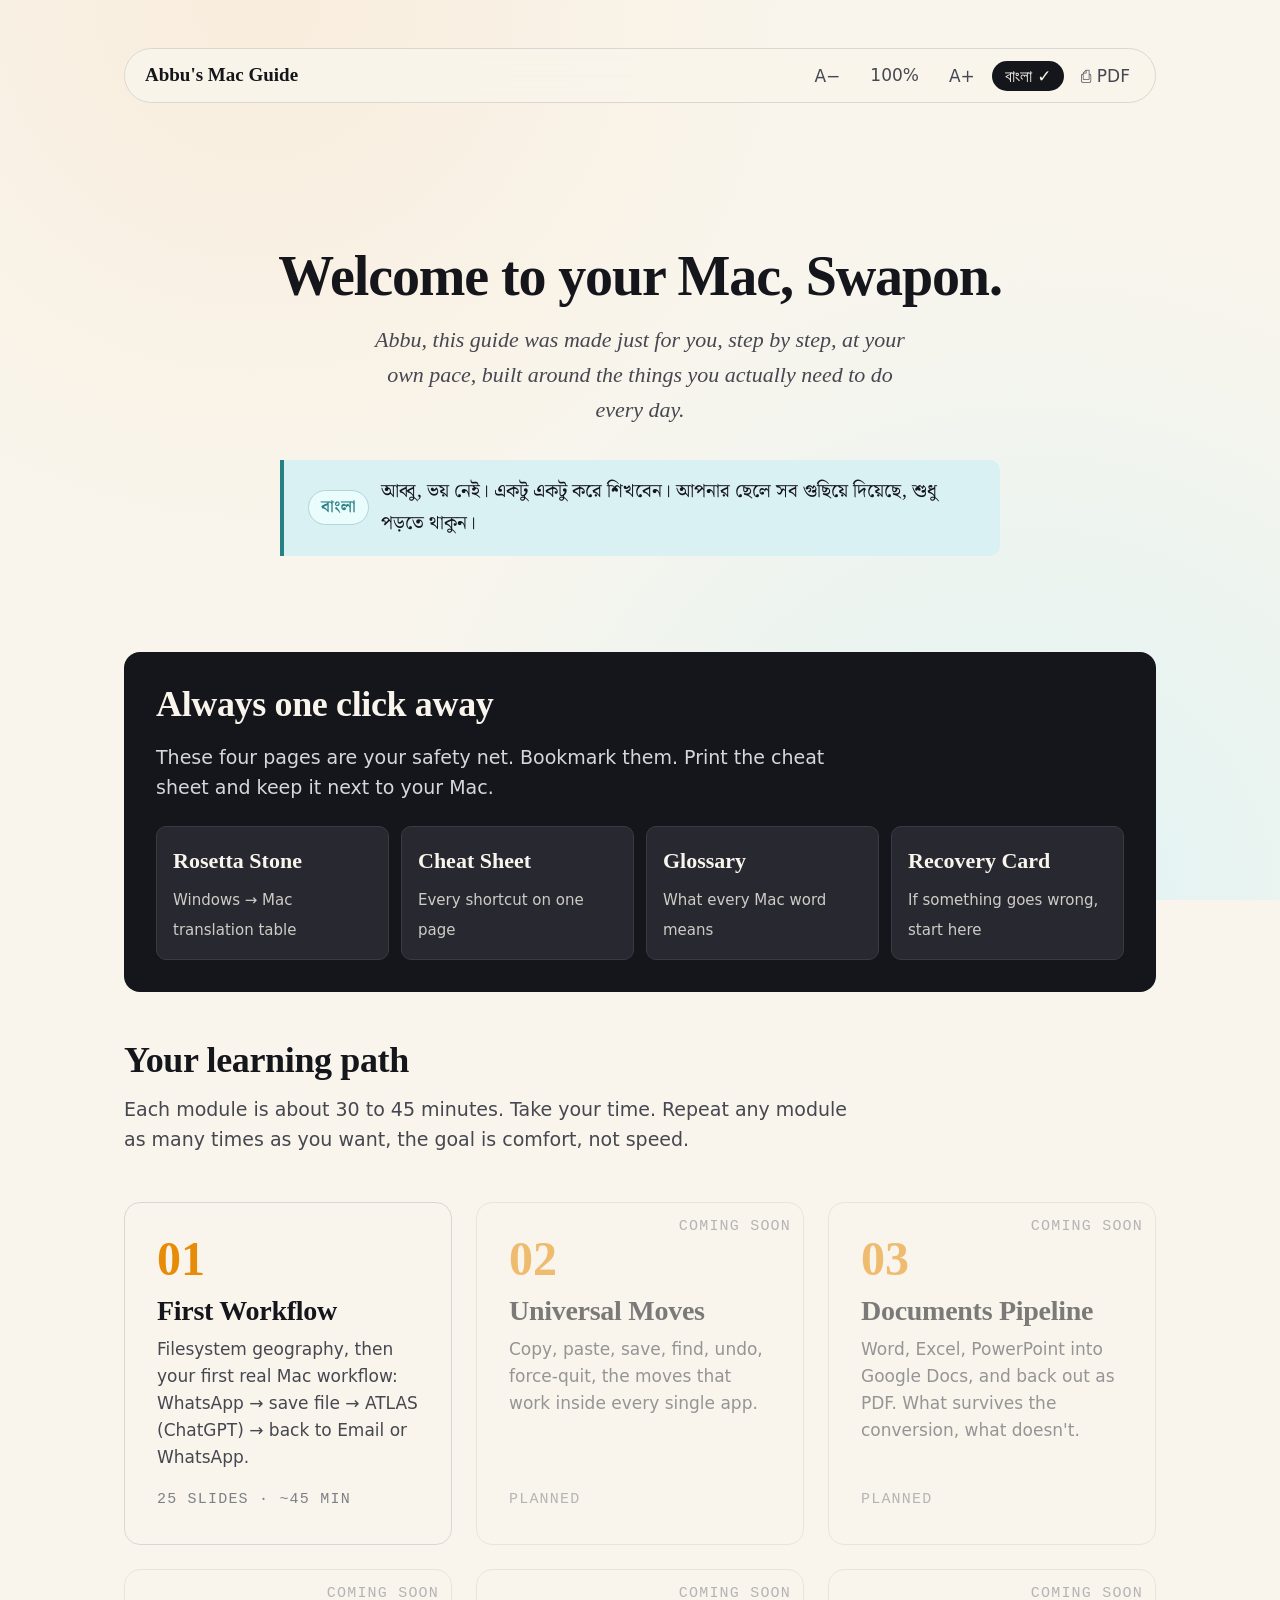
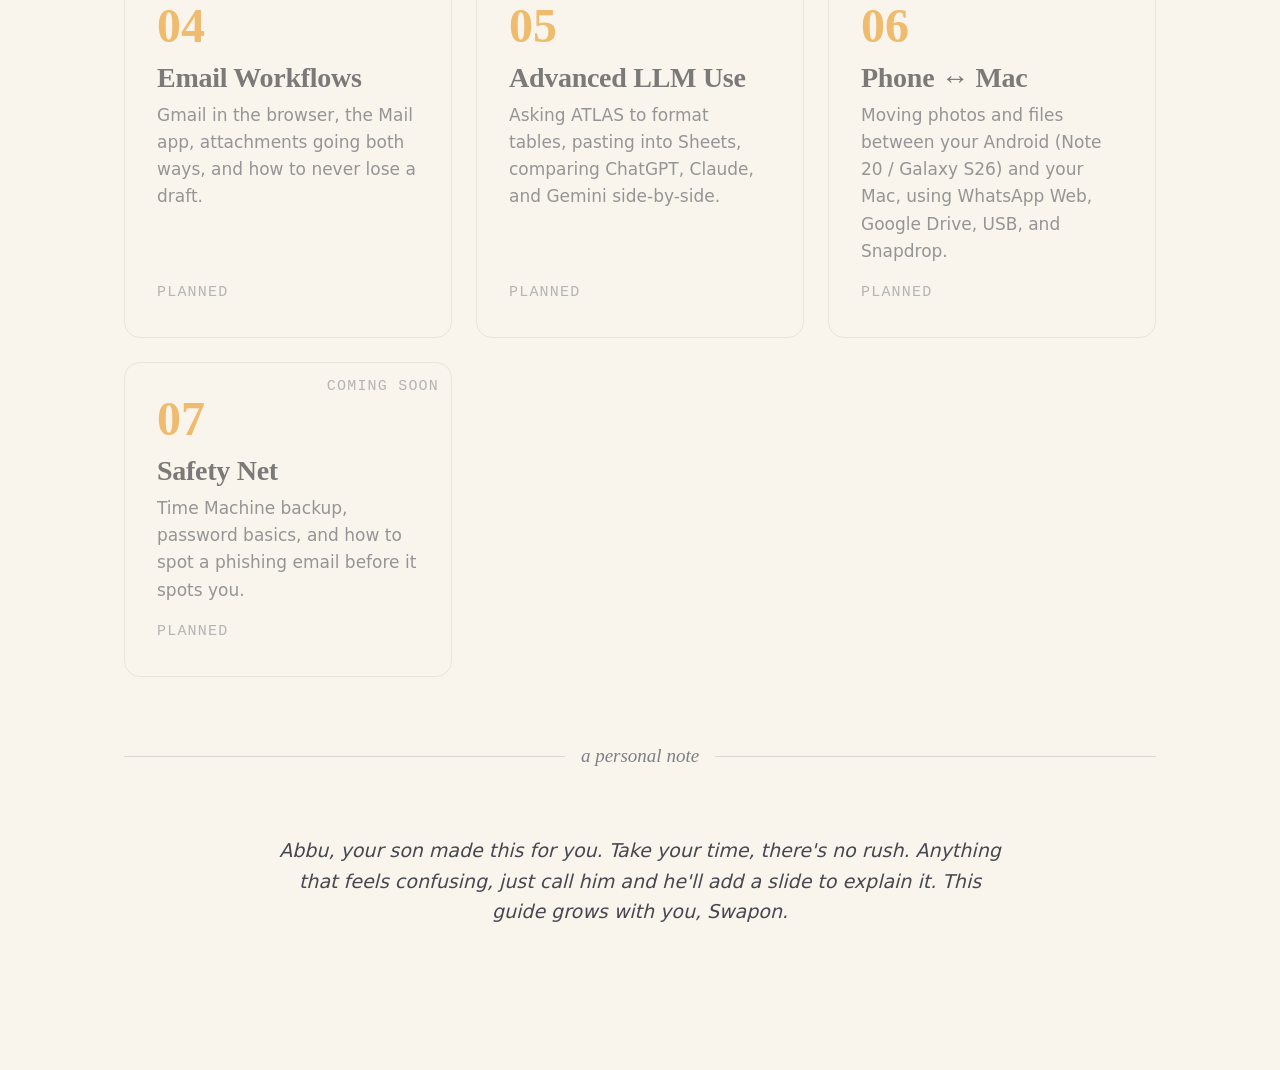
<file: index.html>
<!doctype html>
<html lang="en">
<head>
  <meta charset="utf-8">
  <meta name="viewport" content="width=device-width, initial-scale=1">
  <title>Abbu's Mac Guide, for Abbu Swapon</title>
  <meta name="description" content="A clear, step-by-step guide for moving from Windows to MacBook M2.">
  <link rel="stylesheet" href="styles/tokens.css">
  <link rel="stylesheet" href="styles/typography.css">
  <link rel="stylesheet" href="styles/slides.css">
  <link rel="stylesheet" href="styles/components.css">
  <link rel="stylesheet" href="styles/print.css" media="print">
</head>
<body>
  <main class="page hub">
    <header class="toolbar">
      <a class="toolbar-brand" href="index.html" data-role="home">Abbu's Mac Guide</a>
      <div class="toolbar-controls">
        <button class="tool-btn" data-action="font-down" aria-label="Decrease font size">A−</button>
        <span class="tool-btn" data-role="font-label" aria-hidden="true">100%</span>
        <button class="tool-btn" data-action="font-up" aria-label="Increase font size">A+</button>
        <button class="tool-btn" data-action="toggle-bn" aria-pressed="true">বাংলা</button>
        <button class="tool-btn" data-action="print" aria-label="Print or save as PDF">⎙ PDF</button>
      </div>
    </header>

    <section class="hub-hero">
      <h1>Welcome to your Mac, Swapon.</h1>
      <p class="lede">
        Abbu, this guide was made just for you, step by step, at your own pace,
        built around the things you actually need to do every day.
      </p>
      <aside class="bn-pill" lang="bn" style="margin: 32px auto 0; text-align: left;">
        আব্বু, ভয় নেই। একটু একটু করে শিখবেন। আপনার ছেলে সব গুছিয়ে দিয়েছে, শুধু পড়তে থাকুন।
      </aside>
    </section>

    <section class="reference-band">
      <h2>Always one click away</h2>
      <p>
        These four pages are your safety net. Bookmark them. Print the cheat sheet
        and keep it next to your Mac.
      </p>
      <div class="reference-links">
        <a href="reference/rosetta.html">
          <strong>Rosetta Stone</strong>
          <span>Windows → Mac translation table</span>
        </a>
        <a href="reference/cheat-sheet.html">
          <strong>Cheat Sheet</strong>
          <span>Every shortcut on one page</span>
        </a>
        <a href="reference/glossary.html">
          <strong>Glossary</strong>
          <span>What every Mac word means</span>
        </a>
        <a href="reference/recovery.html">
          <strong>Recovery Card</strong>
          <span>If something goes wrong, start here</span>
        </a>
      </div>
    </section>

    <h2 style="margin-bottom: var(--space-3);">Your learning path</h2>
    <p style="color: var(--ink-soft); margin-bottom: var(--space-5);">
      Each module is about 30 to 45 minutes. Take your time. Repeat any module
      as many times as you want, the goal is comfort, not speed.
    </p>

    <div class="modules-grid">

      <a href="module-1/index.html" class="module-card" data-module="m1" data-status="available">
        <span class="num">01</span>
        <h3>First Workflow</h3>
        <p>
          Filesystem geography, then your first real Mac workflow:
          WhatsApp → save file → ATLAS (ChatGPT) → back to Email or WhatsApp.
        </p>
        <span class="meta">25 slides · ~45 min</span>
      </a>

      <a href="#" class="module-card" data-module="m2" data-status="planned">
        <span class="num">02</span>
        <h3>Universal Moves</h3>
        <p>
          Copy, paste, save, find, undo, force-quit, the moves that work
          inside every single app.
        </p>
        <span class="meta">Planned</span>
      </a>

      <a href="#" class="module-card" data-module="m3" data-status="planned">
        <span class="num">03</span>
        <h3>Documents Pipeline</h3>
        <p>
          Word, Excel, PowerPoint into Google Docs, and back out as PDF.
          What survives the conversion, what doesn't.
        </p>
        <span class="meta">Planned</span>
      </a>

      <a href="#" class="module-card" data-module="m4" data-status="planned">
        <span class="num">04</span>
        <h3>Email Workflows</h3>
        <p>
          Gmail in the browser, the Mail app, attachments going both ways,
          and how to never lose a draft.
        </p>
        <span class="meta">Planned</span>
      </a>

      <a href="#" class="module-card" data-module="m5" data-status="planned">
        <span class="num">05</span>
        <h3>Advanced LLM Use</h3>
        <p>
          Asking ATLAS to format tables, pasting into Sheets, comparing
          ChatGPT, Claude, and Gemini side-by-side.
        </p>
        <span class="meta">Planned</span>
      </a>

      <a href="#" class="module-card" data-module="m6" data-status="planned">
        <span class="num">06</span>
        <h3>Phone ↔ Mac</h3>
        <p>
          Moving photos and files between your Android (Note 20 / Galaxy S26)
          and your Mac, using WhatsApp Web, Google Drive, USB, and Snapdrop.
        </p>
        <span class="meta">Planned</span>
      </a>

      <a href="#" class="module-card" data-module="m7" data-status="planned">
        <span class="num">07</span>
        <h3>Safety Net</h3>
        <p>
          Time Machine backup, password basics, and how to spot a phishing
          email before it spots you.
        </p>
        <span class="meta">Planned</span>
      </a>

    </div>

    <section class="section-divider">a personal note</section>

    <p style="text-align: center; max-width: 60ch; margin: 0 auto var(--space-9); color: var(--ink-soft); font-style: italic;">
      Abbu, your son made this for you. Take your time, there's no rush.
      Anything that feels confusing, just call him and he'll add a slide to explain it.
      This guide grows with you, Swapon.
    </p>

  </main>

  <script src="scripts/ui.js"></script>
  <script src="scripts/nav.js"></script>
</body>
</html>
</file>
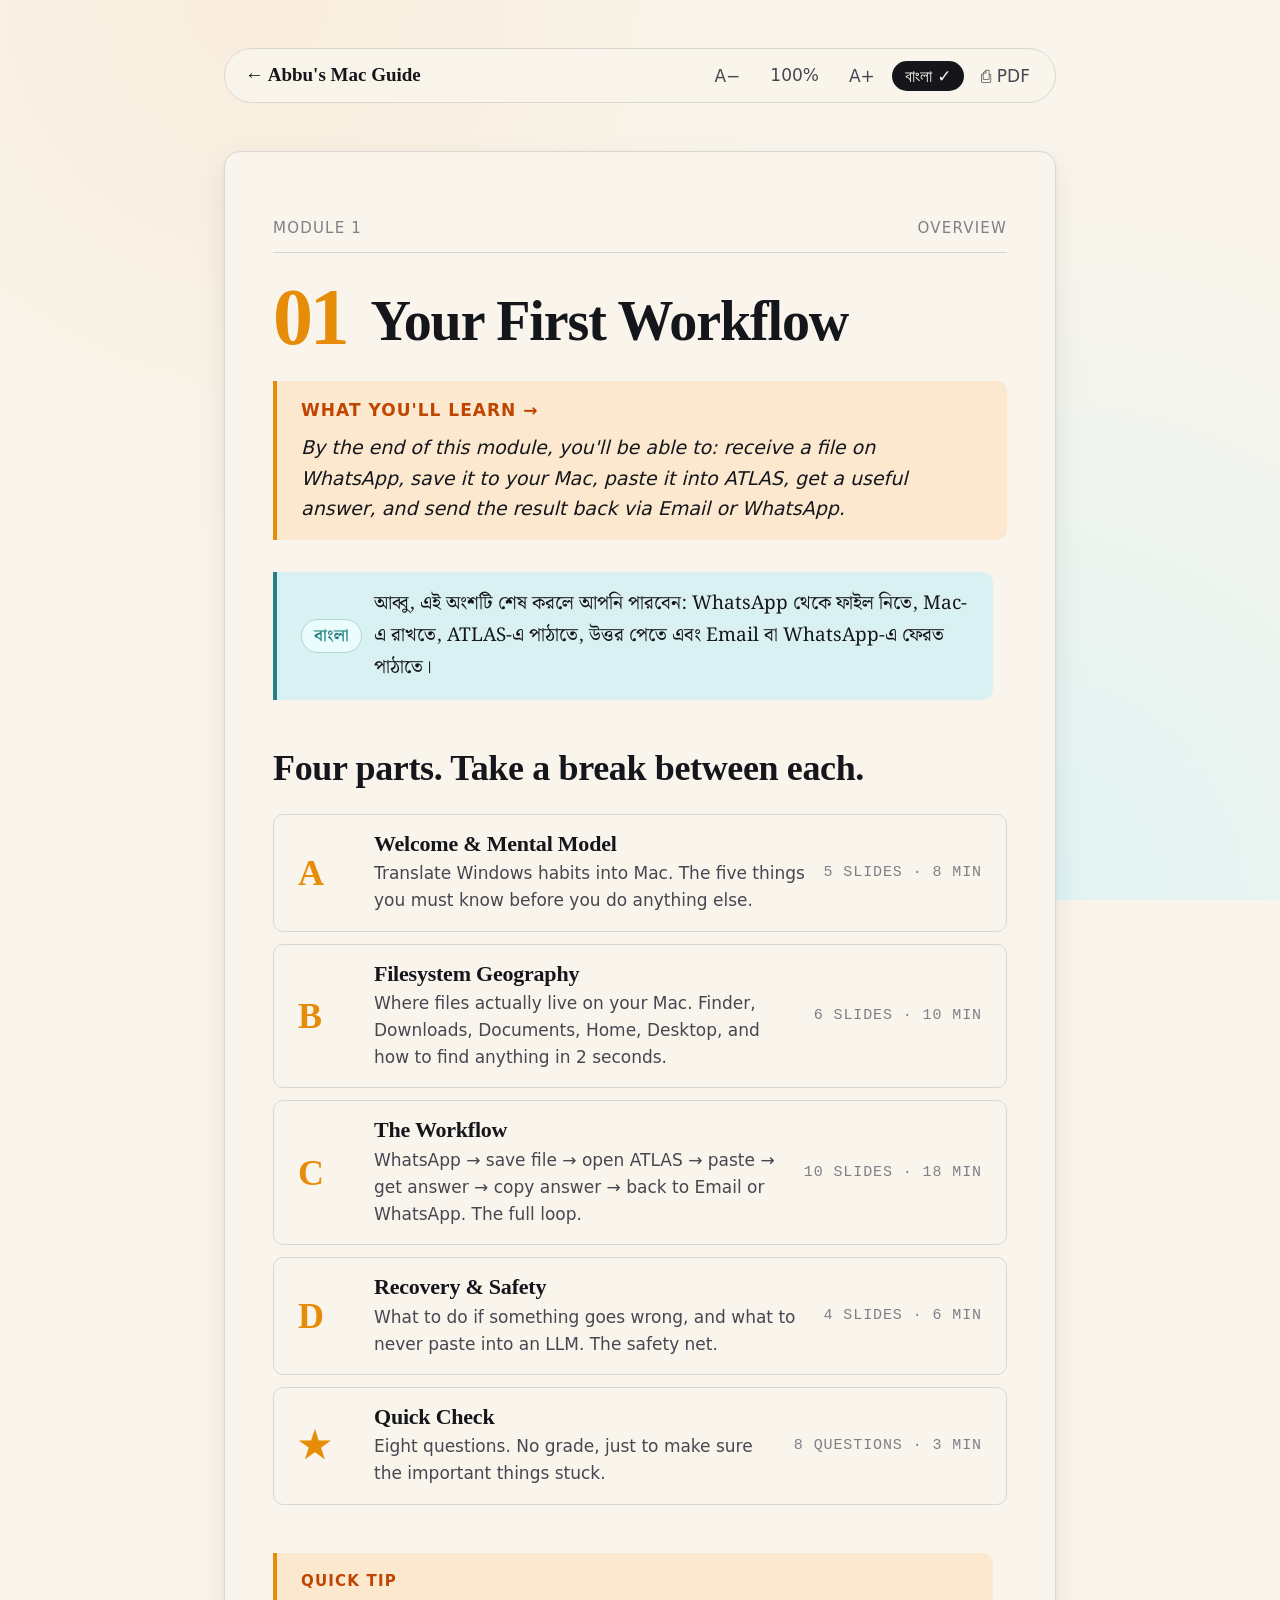
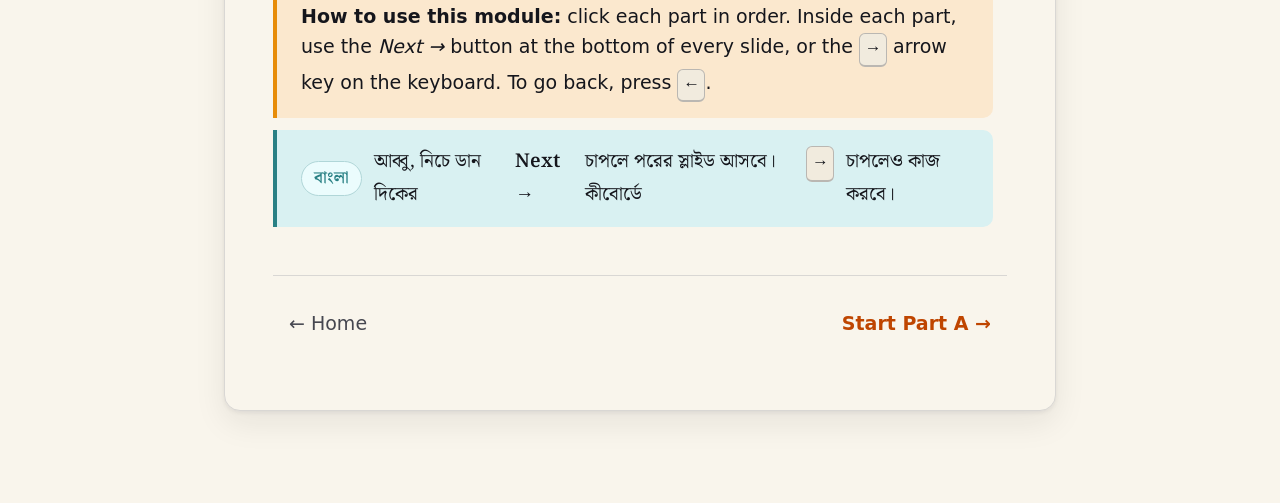
<file: module-1/index.html>
<!doctype html>
<html lang="en">
<head>
  <meta charset="utf-8">
  <meta name="viewport" content="width=device-width, initial-scale=1">
  <title>Module 1, First Workflow</title>
  <meta name="description" content="Filesystem orientation plus your first real Mac workflow: WhatsApp to ATLAS and back.">
  <link rel="stylesheet" href="../styles/tokens.css">
  <link rel="stylesheet" href="../styles/typography.css">
  <link rel="stylesheet" href="../styles/slides.css">
  <link rel="stylesheet" href="../styles/components.css">
  <link rel="stylesheet" href="../styles/print.css" media="print">
  <style>
    .module-toc {
      display: grid;
      gap: var(--space-3);
      margin: var(--space-5) 0;
    }
    .toc-item {
      display: grid;
      grid-template-columns: 60px 1fr auto;
      gap: var(--space-4);
      align-items: center;
      padding: var(--space-4) var(--space-5);
      background: var(--paper);
      border: 1px solid var(--rule);
      border-radius: var(--radius-md);
      text-decoration: none;
      color: var(--ink);
      transition: all var(--duration-fast) var(--ease-out-expo);
    }
    .toc-item:hover {
      border-color: var(--saffron);
      background: var(--saffron-tint);
    }
    .toc-item .num {
      font-family: var(--font-display);
      font-size: var(--text-2xl);
      color: var(--saffron);
      font-weight: 700;
      line-height: 1;
    }
    .toc-item h3 {
      margin: 0 0 var(--space-1);
      font-size: var(--text-lg);
    }
    .toc-item p {
      margin: 0;
      color: var(--ink-soft);
      font-size: var(--text-sm);
    }
    .toc-item .meta {
      font-family: var(--font-mono);
      font-size: var(--text-xs);
      color: var(--ink-faint);
      text-transform: uppercase;
      letter-spacing: 0.06em;
    }
  </style>
</head>
<body>
  <main class="page">
    <header class="toolbar">
      <a class="toolbar-brand" href="../index.html" data-role="home">← Abbu's Mac Guide</a>
      <div class="toolbar-controls">
        <button class="tool-btn" data-action="font-down">A−</button>
        <span class="tool-btn" data-role="font-label">100%</span>
        <button class="tool-btn" data-action="font-up">A+</button>
        <button class="tool-btn" data-action="toggle-bn" aria-pressed="true">বাংলা</button>
        <button class="tool-btn" data-action="print">⎙ PDF</button>
      </div>
    </header>

    <section class="slide">
      <div class="slide-header">
        <span>Module 1</span>
        <span>Overview</span>
      </div>

      <div class="slide-step">
        <span class="step-number">01</span>
        <h1 class="slide-title">Your First Workflow</h1>
      </div>

      <p class="slide-outcome">
        By the end of this module, you'll be able to: receive a file on WhatsApp,
        save it to your Mac, paste it into ATLAS, get a useful answer,
        and send the result back via Email or WhatsApp.
      </p>

      <aside class="bn-pill" lang="bn">
        আব্বু, এই অংশটি শেষ করলে আপনি পারবেন: WhatsApp থেকে ফাইল নিতে, Mac-এ রাখতে, ATLAS-এ পাঠাতে, উত্তর পেতে এবং Email বা WhatsApp-এ ফেরত পাঠাতে।
      </aside>

      <h2 style="margin-top: var(--space-7);">Four parts. Take a break between each.</h2>

      <nav class="module-toc">

        <a class="toc-item" href="01-welcome.html">
          <span class="num">A</span>
          <div>
            <h3>Welcome &amp; Mental Model</h3>
            <p>Translate Windows habits into Mac. The five things you must know
              before you do anything else.</p>
          </div>
          <span class="meta">5 slides · 8 min</span>
        </a>

        <a class="toc-item" href="02-filesystem.html">
          <span class="num">B</span>
          <div>
            <h3>Filesystem Geography</h3>
            <p>Where files actually live on your Mac. Finder, Downloads,
              Documents, Home, Desktop, and how to find anything in 2 seconds.</p>
          </div>
          <span class="meta">6 slides · 10 min</span>
        </a>

        <a class="toc-item" href="03-workflow.html">
          <span class="num">C</span>
          <div>
            <h3>The Workflow</h3>
            <p>WhatsApp → save file → open ATLAS → paste → get answer →
              copy answer → back to Email or WhatsApp. The full loop.</p>
          </div>
          <span class="meta">10 slides · 18 min</span>
        </a>

        <a class="toc-item" href="04-recovery.html">
          <span class="num">D</span>
          <div>
            <h3>Recovery &amp; Safety</h3>
            <p>What to do if something goes wrong, and what to never paste
              into an LLM. The safety net.</p>
          </div>
          <span class="meta">4 slides · 6 min</span>
        </a>

        <a class="toc-item" href="05-quiz.html">
          <span class="num">★</span>
          <div>
            <h3>Quick Check</h3>
            <p>Eight questions. No grade, just to make sure the important
              things stuck.</p>
          </div>
          <span class="meta">8 questions · 3 min</span>
        </a>

      </nav>

      <div class="tip" style="margin-top: var(--space-7);">
        <strong>How to use this module:</strong> click each part in order.
        Inside each part, use the <em>Next →</em> button at the bottom of every slide,
        or the <kbd>→</kbd> arrow key on the keyboard. To go back, press <kbd>←</kbd>.
      </div>

      <aside class="bn-pill" lang="bn">
        আব্বু, নিচে ডান দিকের <strong>Next →</strong> চাপলে পরের স্লাইড আসবে। কীবোর্ডে <kbd>→</kbd> চাপলেও কাজ করবে।
      </aside>

      <div class="slide-nav">
        <a href="../index.html" rel="prev">← Home</a>
        <a href="01-welcome.html" rel="next">Start Part A →</a>
      </div>

    </section>
  </main>

  <script src="../scripts/ui.js"></script>
  <script src="../scripts/nav.js"></script>
</body>
</html>
</file>
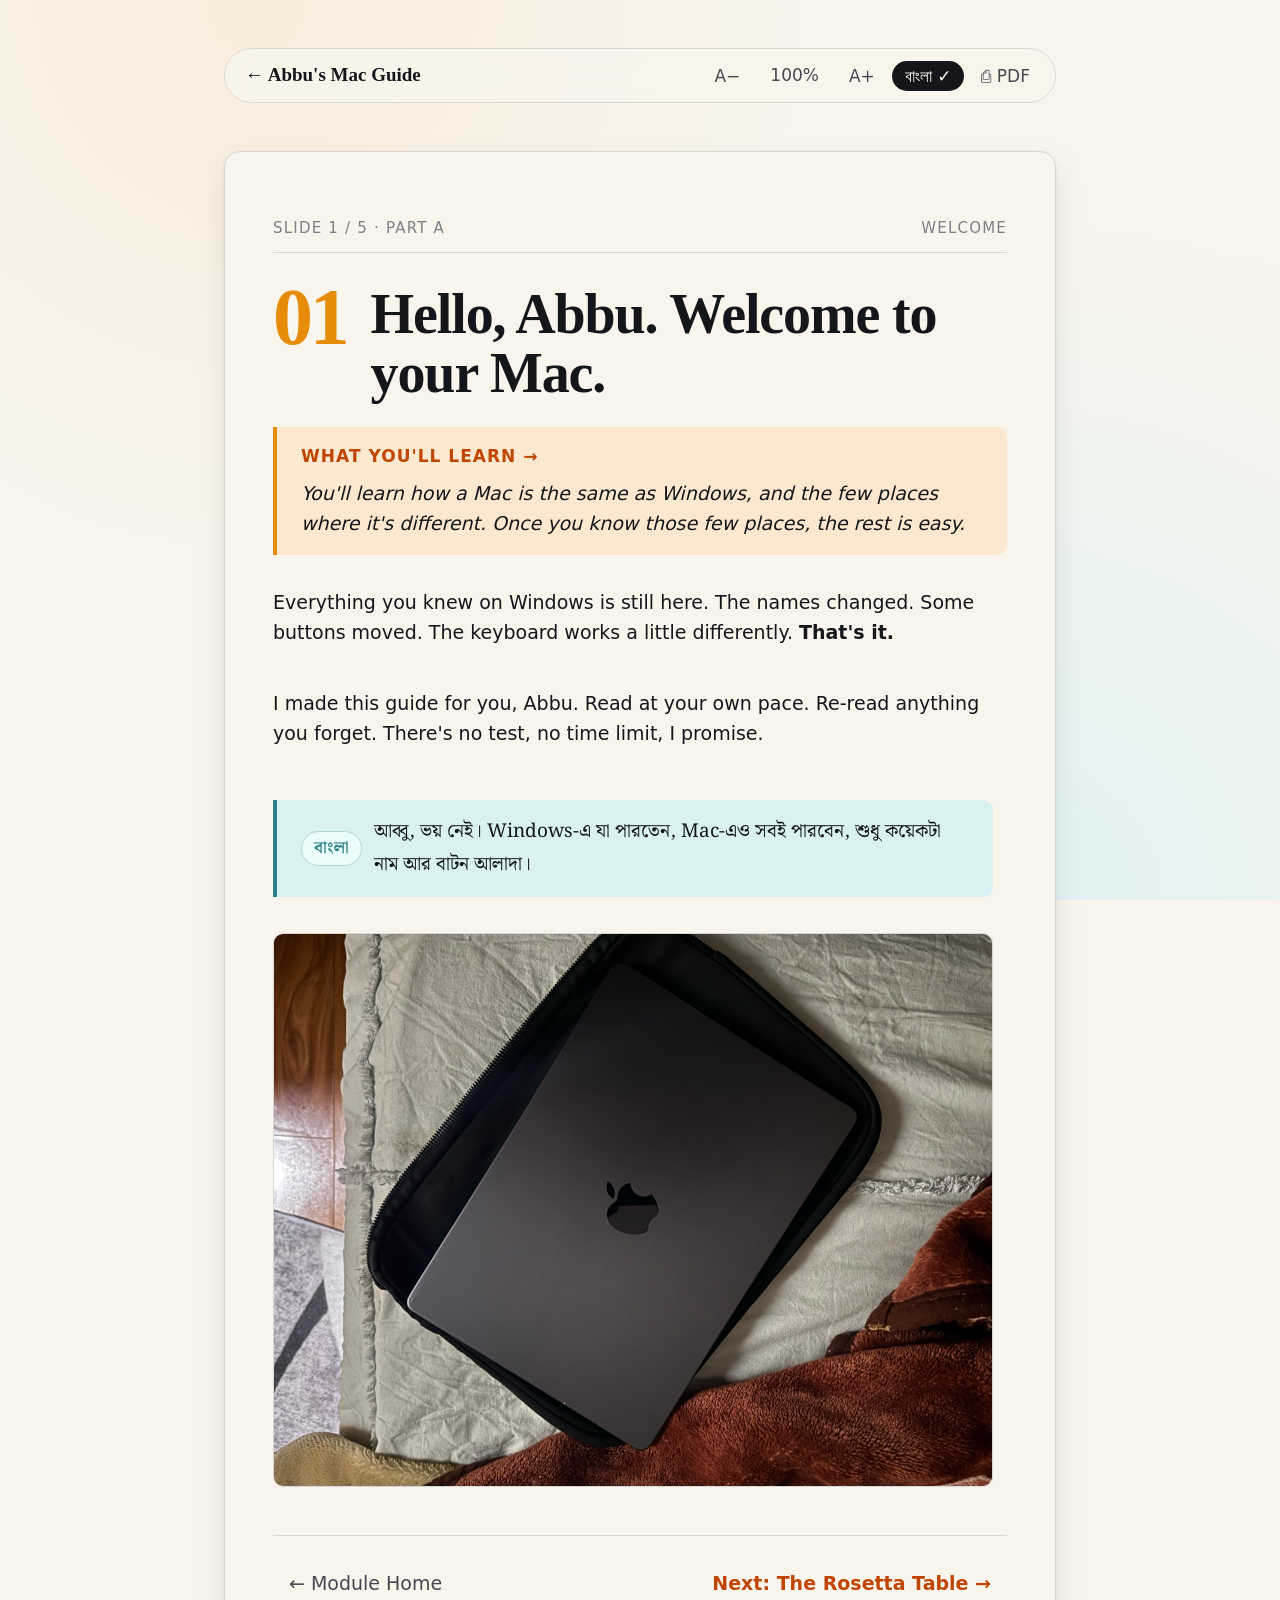
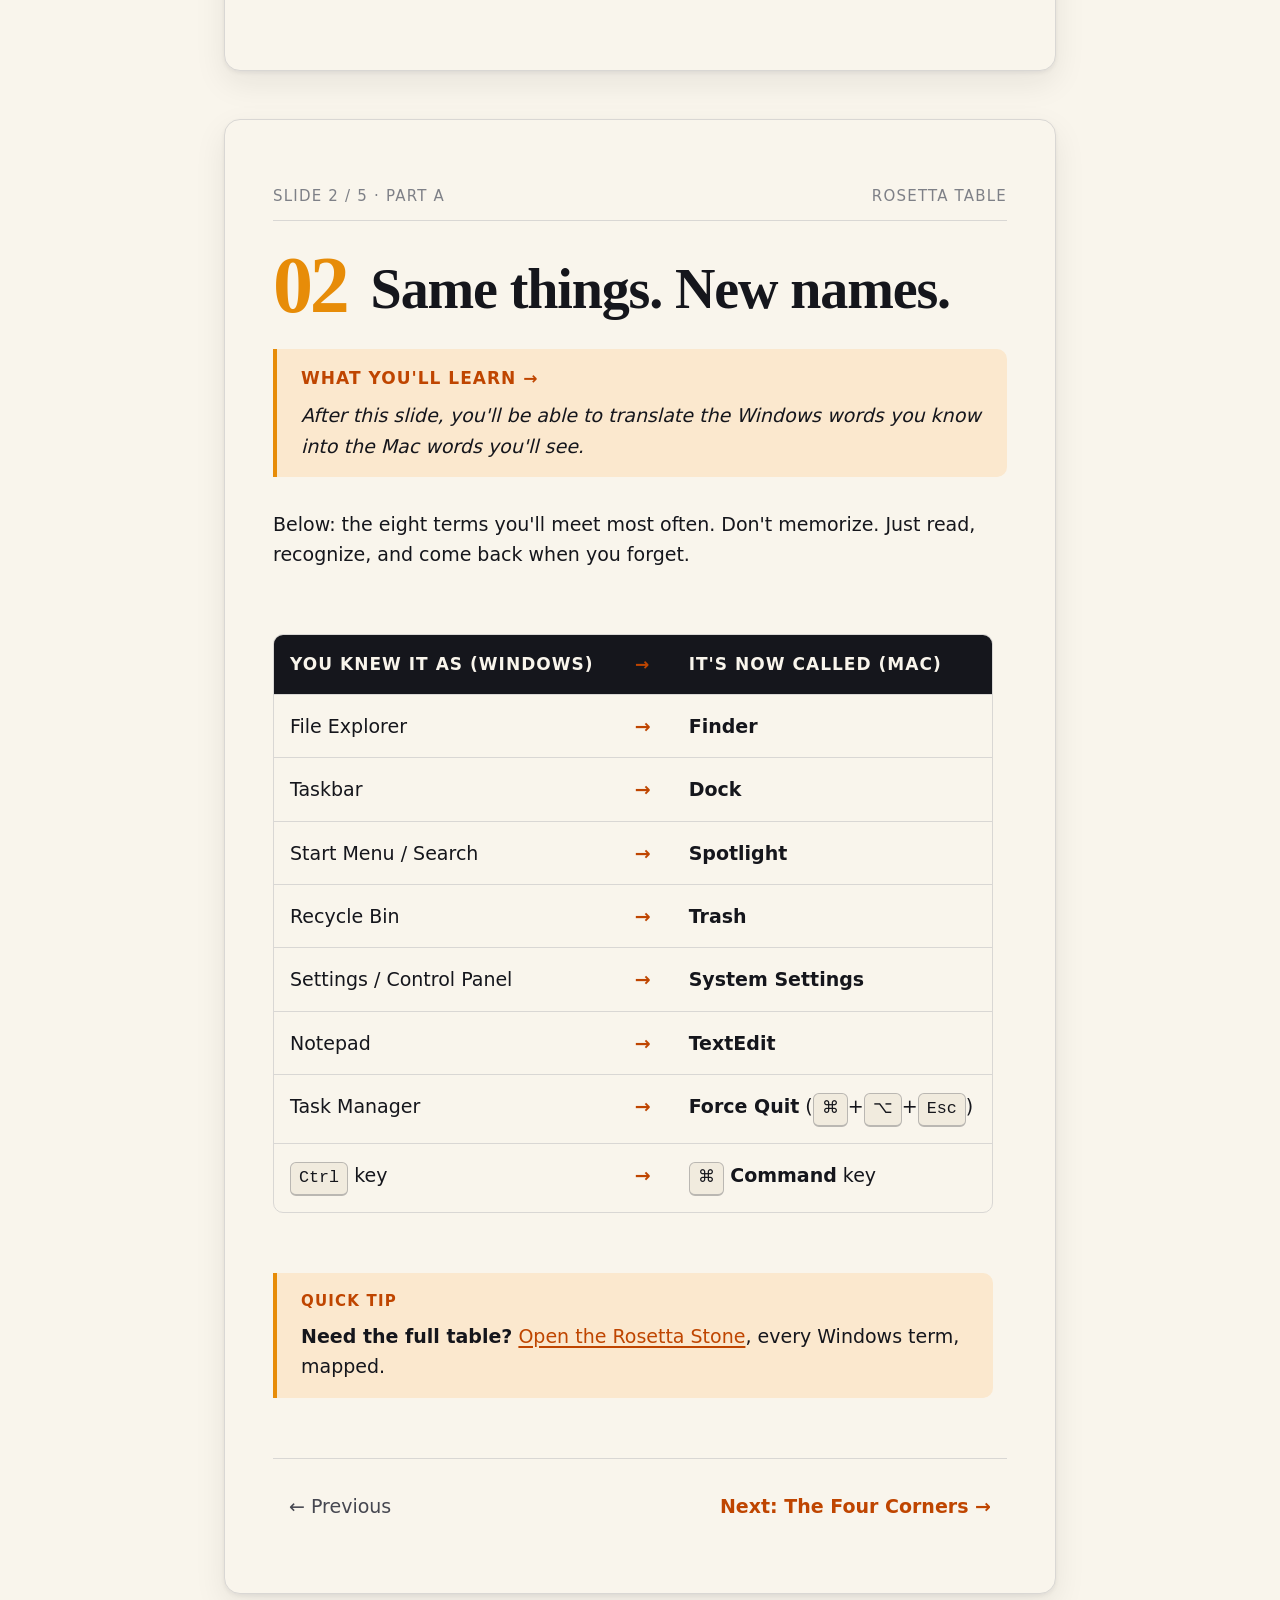
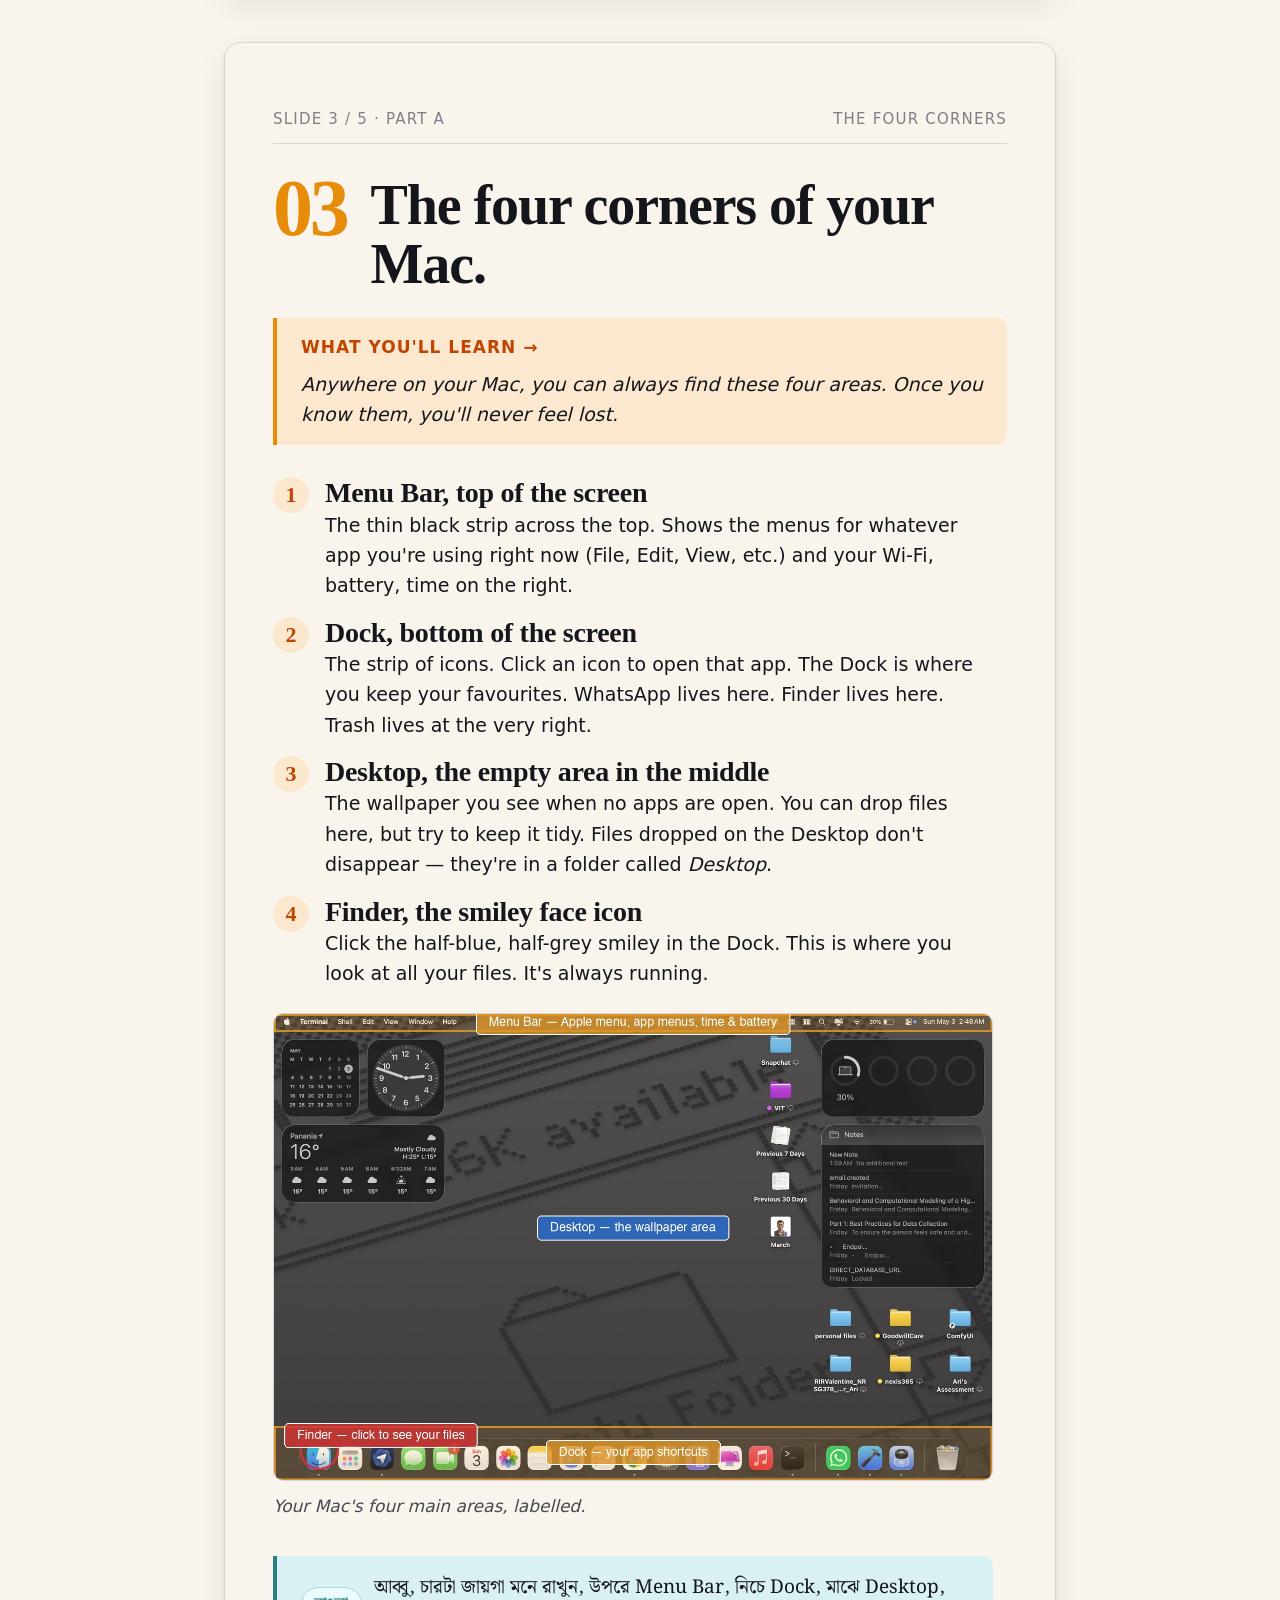
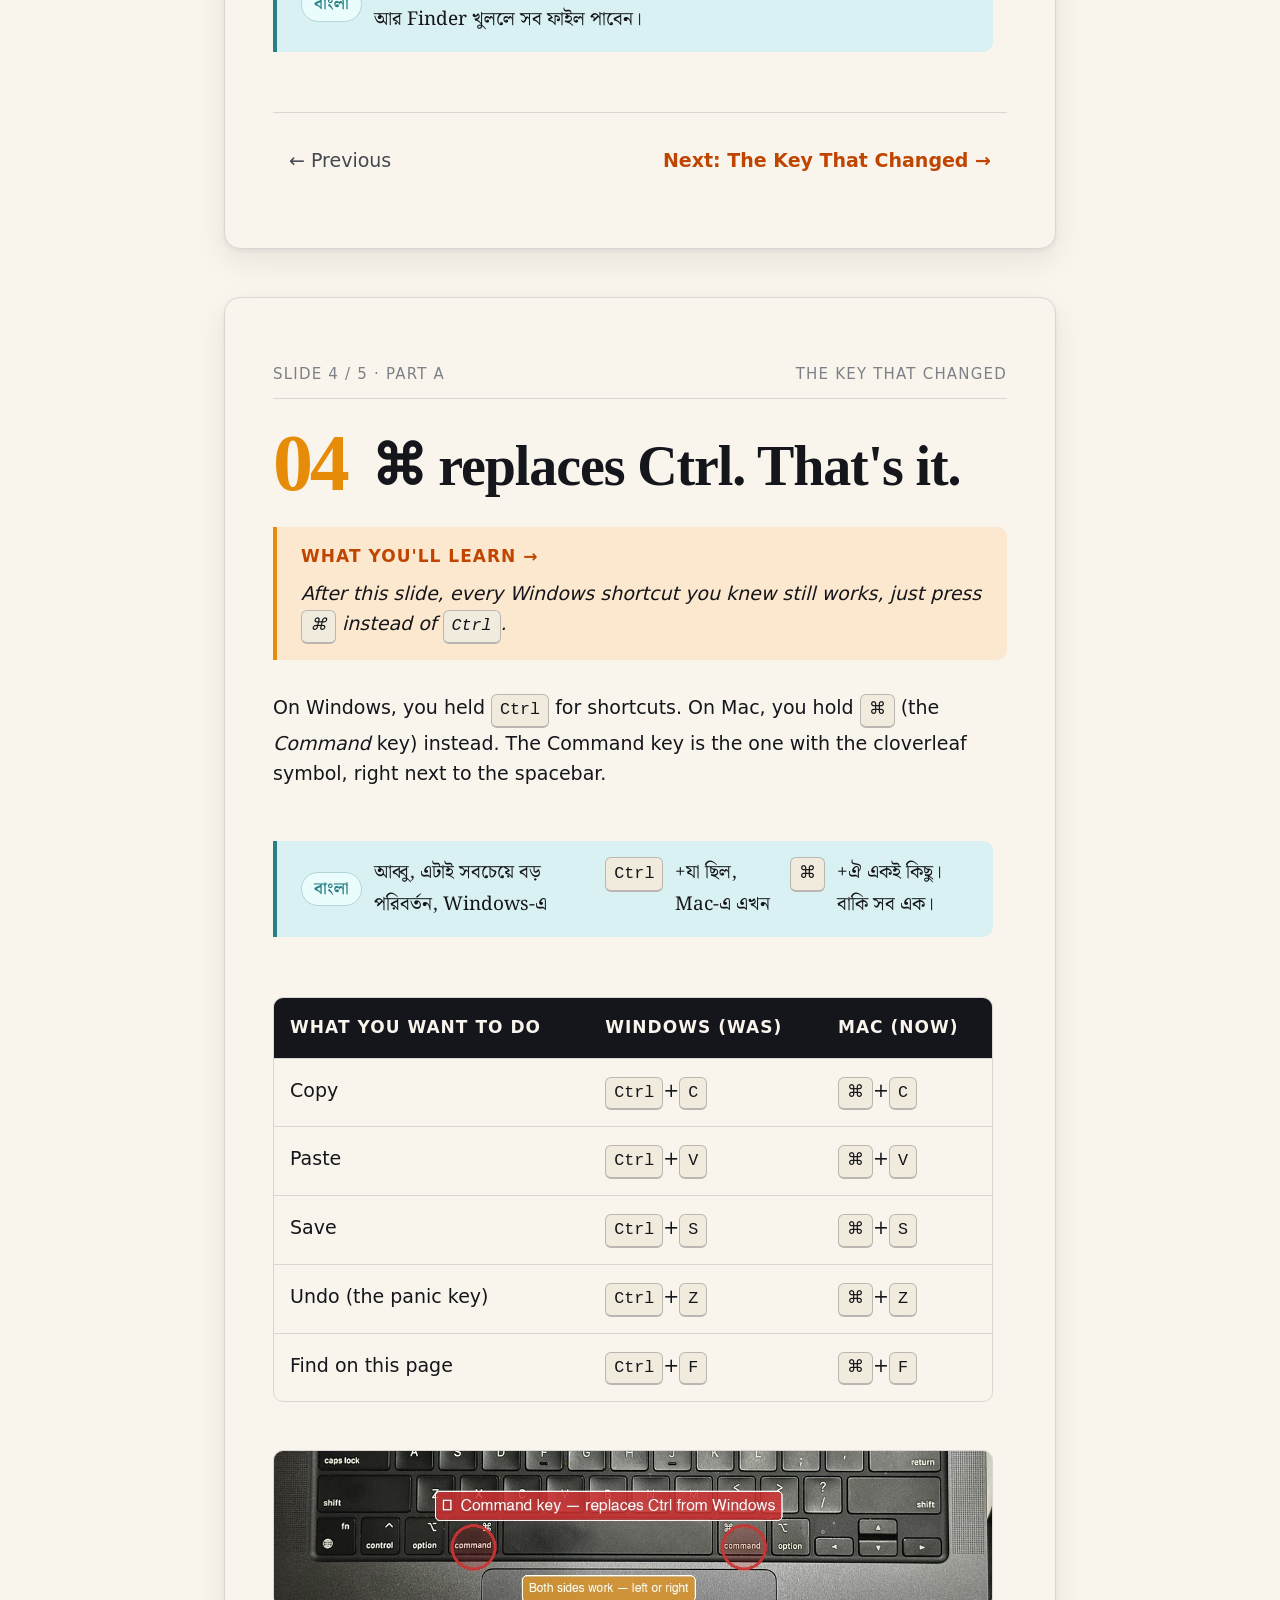
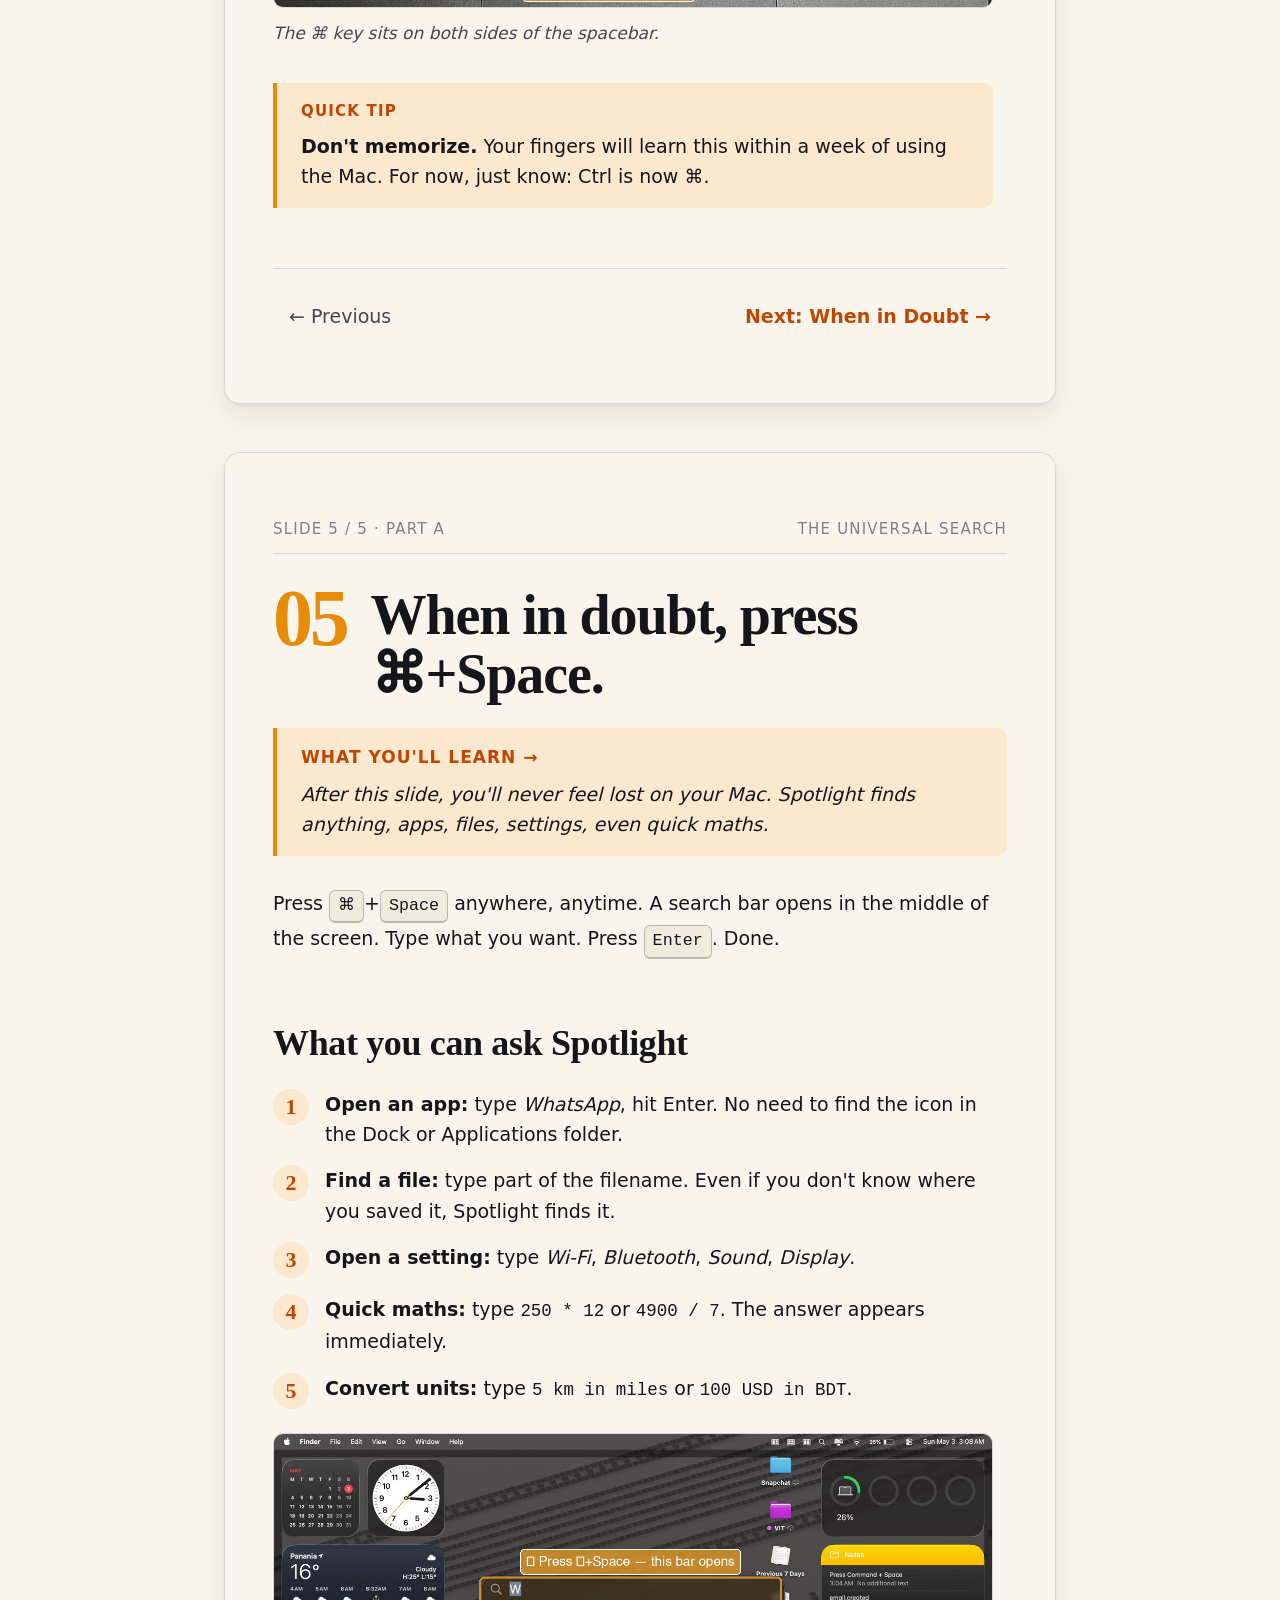
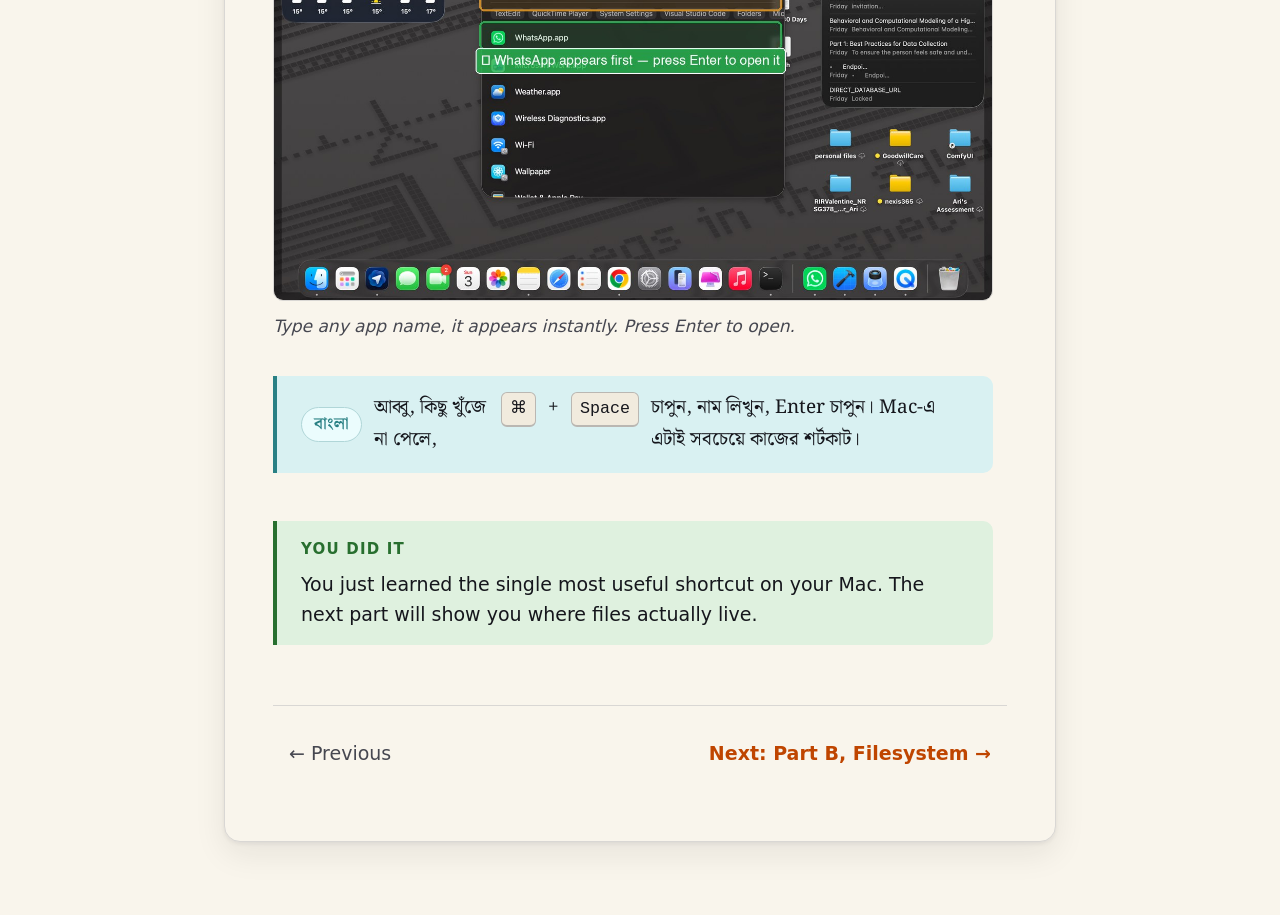
<file: module-1/01-welcome.html>
<!doctype html>
<html lang="en">
<head>
  <meta charset="utf-8">
  <meta name="viewport" content="width=device-width, initial-scale=1">
  <title>Module 1 · Part A, Welcome &amp; Mental Model</title>
  <link rel="stylesheet" href="../styles/tokens.css">
  <link rel="stylesheet" href="../styles/typography.css">
  <link rel="stylesheet" href="../styles/slides.css">
  <link rel="stylesheet" href="../styles/components.css">
  <link rel="stylesheet" href="../styles/print.css" media="print">
</head>
<body>
  <main class="page">
    <header class="toolbar">
      <a class="toolbar-brand" href="../index.html" data-role="home">← Abbu's Mac Guide</a>
      <div class="toolbar-controls">
        <button class="tool-btn" data-action="font-down">A−</button>
        <span class="tool-btn" data-role="font-label">100%</span>
        <button class="tool-btn" data-action="font-up">A+</button>
        <button class="tool-btn" data-action="toggle-bn" aria-pressed="true">বাংলা</button>
        <button class="tool-btn" data-action="print">⎙ PDF</button>
      </div>
    </header>

    <!-- ============================================================ -->
    <!-- Slide 1, Welcome -->
    <section class="slide">
      <div class="slide-header">
        <span class="slide-counter">1 / 5 · Part A</span>
        <span>Welcome</span>
      </div>

      <div class="slide-step">
        <span class="step-number">01</span>
        <h1 class="slide-title">Hello, Abbu. Welcome to your Mac.</h1>
      </div>

      <p class="slide-outcome">
        You'll learn how a Mac is the same as Windows, and the few places where
        it's different. Once you know those few places, the rest is easy.
      </p>

      <div class="slide-body">
        <p>
          Everything you knew on Windows is still here. The names changed.
          Some buttons moved. The keyboard works a little differently.
          <strong>That's it.</strong>
        </p>

        <p>
          I made this guide for you, Abbu. Read at your own pace. Re-read
          anything you forget. There's no test, no time limit, I promise.
        </p>

        <aside class="bn-pill" lang="bn">
          আব্বু, ভয় নেই। Windows-এ যা পারতেন, Mac-এও সবই পারবেন, শুধু কয়েকটা নাম আর বাটন আলাদা।
        </aside>

        <figure id="M1-S01-IMG1">
          <img src="assets/M1-S01-IMG1.jpg" alt="Dad's MacBook M2 on his desk" style="width:100%;border-radius:var(--radius-md);border:1px solid var(--rule);">
        </figure>
      </div>

      <nav class="slide-nav">
        <a href="index.html" rel="prev">← Module Home</a>
        <a href="#slide-2" rel="next">Next: The Rosetta Table →</a>
      </nav>
    </section>

    <!-- ============================================================ -->
    <!-- Slide 2, Rosetta -->
    <section class="slide" id="slide-2">
      <div class="slide-header">
        <span class="slide-counter">2 / 5 · Part A</span>
        <span>Rosetta Table</span>
      </div>

      <div class="slide-step">
        <span class="step-number">02</span>
        <h1 class="slide-title">Same things. New names.</h1>
      </div>

      <p class="slide-outcome">
        After this slide, you'll be able to translate the Windows words you know
        into the Mac words you'll see.
      </p>

      <div class="slide-body">
        <p>
          Below: the eight terms you'll meet most often. Don't memorize. Just read,
          recognize, and come back when you forget.
        </p>

        <table class="compare-table">
          <thead>
            <tr>
              <th>You knew it as (Windows)</th>
              <th class="arrow">→</th>
              <th>It's now called (Mac)</th>
            </tr>
          </thead>
          <tbody>
            <tr>
              <td>File Explorer</td>
              <td class="arrow">→</td>
              <td><strong>Finder</strong></td>
            </tr>
            <tr>
              <td>Taskbar</td>
              <td class="arrow">→</td>
              <td><strong>Dock</strong></td>
            </tr>
            <tr>
              <td>Start Menu / Search</td>
              <td class="arrow">→</td>
              <td><strong>Spotlight</strong></td>
            </tr>
            <tr>
              <td>Recycle Bin</td>
              <td class="arrow">→</td>
              <td><strong>Trash</strong></td>
            </tr>
            <tr>
              <td>Settings / Control Panel</td>
              <td class="arrow">→</td>
              <td><strong>System Settings</strong></td>
            </tr>
            <tr>
              <td>Notepad</td>
              <td class="arrow">→</td>
              <td><strong>TextEdit</strong></td>
            </tr>
            <tr>
              <td>Task Manager</td>
              <td class="arrow">→</td>
              <td><strong>Force Quit</strong> (<kbd>⌘</kbd>+<kbd>⌥</kbd>+<kbd>Esc</kbd>)</td>
            </tr>
            <tr>
              <td><kbd>Ctrl</kbd> key</td>
              <td class="arrow">→</td>
              <td><strong><kbd>⌘</kbd> Command</strong> key</td>
            </tr>
          </tbody>
        </table>

        <div class="tip">
          <strong>Need the full table?</strong>
          <a href="../reference/rosetta.html">Open the Rosetta Stone</a>, every Windows term, mapped.
        </div>
      </div>

      <nav class="slide-nav">
        <a href="#" rel="prev">← Previous</a>
        <a href="#slide-3" rel="next">Next: The Four Corners →</a>
      </nav>
    </section>

    <!-- ============================================================ -->
    <!-- Slide 3, Four corners -->
    <section class="slide" id="slide-3">
      <div class="slide-header">
        <span class="slide-counter">3 / 5 · Part A</span>
        <span>The Four Corners</span>
      </div>

      <div class="slide-step">
        <span class="step-number">03</span>
        <h1 class="slide-title">The four corners of your Mac.</h1>
      </div>

      <p class="slide-outcome">
        Anywhere on your Mac, you can always find these four areas. Once you
        know them, you'll never feel lost.
      </p>

      <div class="slide-body">

        <ol class="steps">
          <li>
            <div>
              <h3>Menu Bar, top of the screen</h3>
              <p>The thin black strip across the top. Shows the menus for whatever
                app you're using right now (File, Edit, View, etc.) and your
                Wi-Fi, battery, time on the right.</p>
            </div>
          </li>
          <li>
            <div>
              <h3>Dock, bottom of the screen</h3>
              <p>The strip of icons. Click an icon to open that app. The Dock is
                where you keep your favourites. WhatsApp lives here. Finder lives here.
                Trash lives at the very right.</p>
            </div>
          </li>
          <li>
            <div>
              <h3>Desktop, the empty area in the middle</h3>
              <p>The wallpaper you see when no apps are open. You can drop files here,
                but try to keep it tidy. Files dropped on the Desktop don't disappear —
                they're in a folder called <em>Desktop</em>.</p>
            </div>
          </li>
          <li>
            <div>
              <h3>Finder, the smiley face icon</h3>
              <p>Click the half-blue, half-grey smiley in the Dock. This is where
                you look at all your files. It's always running.</p>
            </div>
          </li>
        </ol>

        <figure id="M1-S03-IMG1">
          <img src="assets/M1-S03-IMG1.jpg" alt="Mac desktop annotated showing Menu Bar at top, Dock at bottom, Desktop in the middle, and Finder icon circled in the Dock" style="width:100%;border-radius:var(--radius-md);border:1px solid var(--rule);">
          <figcaption>Your Mac's four main areas, labelled.</figcaption>
        </figure>

        <aside class="bn-pill" lang="bn">
          আব্বু, চারটা জায়গা মনে রাখুন, উপরে Menu Bar, নিচে Dock, মাঝে Desktop, আর Finder খুললে সব ফাইল পাবেন।
        </aside>
      </div>

      <nav class="slide-nav">
        <a href="#slide-2" rel="prev">← Previous</a>
        <a href="#slide-4" rel="next">Next: The Key That Changed →</a>
      </nav>
    </section>

    <!-- ============================================================ -->
    <!-- Slide 4, Cmd vs Ctrl (Bengali emphasis) -->
    <section class="slide" id="slide-4">
      <div class="slide-header">
        <span class="slide-counter">4 / 5 · Part A</span>
        <span>The Key That Changed</span>
      </div>

      <div class="slide-step">
        <span class="step-number">04</span>
        <h1 class="slide-title">⌘ replaces Ctrl. That's it.</h1>
      </div>

      <p class="slide-outcome">
        After this slide, every Windows shortcut you knew still works, just press
        <kbd>⌘</kbd> instead of <kbd>Ctrl</kbd>.
      </p>

      <div class="slide-body">

        <p>
          On Windows, you held <kbd>Ctrl</kbd> for shortcuts.
          On Mac, you hold <kbd>⌘</kbd> (the <em>Command</em> key) instead.
          The Command key is the one with the cloverleaf symbol, right next to the spacebar.
        </p>

        <aside class="bn-pill" lang="bn">
          আব্বু, এটাই সবচেয়ে বড় পরিবর্তন, Windows-এ <kbd>Ctrl</kbd>+যা ছিল, Mac-এ এখন <kbd>⌘</kbd>+ঐ একই কিছু। বাকি সব এক।
        </aside>

        <table class="compare-table">
          <thead>
            <tr>
              <th>What you want to do</th>
              <th>Windows (was)</th>
              <th>Mac (now)</th>
            </tr>
          </thead>
          <tbody>
            <tr>
              <td>Copy</td>
              <td><kbd>Ctrl</kbd>+<kbd>C</kbd></td>
              <td><kbd>⌘</kbd>+<kbd>C</kbd></td>
            </tr>
            <tr>
              <td>Paste</td>
              <td><kbd>Ctrl</kbd>+<kbd>V</kbd></td>
              <td><kbd>⌘</kbd>+<kbd>V</kbd></td>
            </tr>
            <tr>
              <td>Save</td>
              <td><kbd>Ctrl</kbd>+<kbd>S</kbd></td>
              <td><kbd>⌘</kbd>+<kbd>S</kbd></td>
            </tr>
            <tr>
              <td>Undo (the panic key)</td>
              <td><kbd>Ctrl</kbd>+<kbd>Z</kbd></td>
              <td><kbd>⌘</kbd>+<kbd>Z</kbd></td>
            </tr>
            <tr>
              <td>Find on this page</td>
              <td><kbd>Ctrl</kbd>+<kbd>F</kbd></td>
              <td><kbd>⌘</kbd>+<kbd>F</kbd></td>
            </tr>
          </tbody>
        </table>

        <figure id="M1-S04-IMG1">
          <img src="assets/M1-S04-IMG1.jpg" alt="MacBook keyboard with both ⌘ Command keys circled in red" style="width:100%;border-radius:var(--radius-md);border:1px solid var(--rule);">
          <figcaption>The ⌘ key sits on both sides of the spacebar.</figcaption>
        </figure>

        <div class="tip">
          <strong>Don't memorize.</strong> Your fingers will learn this within a week of using the Mac.
          For now, just know: Ctrl is now ⌘.
        </div>
      </div>

      <nav class="slide-nav">
        <a href="#slide-3" rel="prev">← Previous</a>
        <a href="#slide-5" rel="next">Next: When in Doubt →</a>
      </nav>
    </section>

    <!-- ============================================================ -->
    <!-- Slide 5, Spotlight as escape hatch -->
    <section class="slide" id="slide-5">
      <div class="slide-header">
        <span class="slide-counter">5 / 5 · Part A</span>
        <span>The Universal Search</span>
      </div>

      <div class="slide-step">
        <span class="step-number">05</span>
        <h1 class="slide-title">When in doubt, press ⌘+Space.</h1>
      </div>

      <p class="slide-outcome">
        After this slide, you'll never feel lost on your Mac. Spotlight finds
        anything, apps, files, settings, even quick maths.
      </p>

      <div class="slide-body">

        <p>
          Press <kbd>⌘</kbd>+<kbd>Space</kbd> anywhere, anytime.
          A search bar opens in the middle of the screen. Type what you want.
          Press <kbd>Enter</kbd>. Done.
        </p>

        <h2 style="margin-top: var(--space-5);">What you can ask Spotlight</h2>

        <ol class="steps">
          <li>
            <div>
              <strong>Open an app:</strong> type <em>WhatsApp</em>, hit Enter.
              No need to find the icon in the Dock or Applications folder.
            </div>
          </li>
          <li>
            <div>
              <strong>Find a file:</strong> type part of the filename.
              Even if you don't know where you saved it, Spotlight finds it.
            </div>
          </li>
          <li>
            <div>
              <strong>Open a setting:</strong> type <em>Wi-Fi</em>,
              <em>Bluetooth</em>, <em>Sound</em>, <em>Display</em>.
            </div>
          </li>
          <li>
            <div>
              <strong>Quick maths:</strong> type <code>250 * 12</code> or <code>4900 / 7</code>.
              The answer appears immediately.
            </div>
          </li>
          <li>
            <div>
              <strong>Convert units:</strong> type <code>5 km in miles</code> or
              <code>100 USD in BDT</code>.
            </div>
          </li>
        </ol>

        <figure id="M1-S05-IMG1">
          <img src="assets/M1-S05-IMG1.jpg" alt="Spotlight search bar open with 'W' typed and WhatsApp.app shown as the first result" style="width:100%;border-radius:var(--radius-md);border:1px solid var(--rule);">
          <figcaption>Type any app name, it appears instantly. Press Enter to open.</figcaption>
        </figure>

        <aside class="bn-pill" lang="bn">
          আব্বু, কিছু খুঁজে না পেলে, <kbd>⌘</kbd>+<kbd>Space</kbd> চাপুন, নাম লিখুন, Enter চাপুন। Mac-এ এটাই সবচেয়ে কাজের শর্টকাট।
        </aside>

        <div class="success">
          You just learned the single most useful shortcut on your Mac.
          The next part will show you where files actually live.
        </div>
      </div>

      <nav class="slide-nav">
        <a href="#slide-4" rel="prev">← Previous</a>
        <a href="02-filesystem.html" rel="next">Next: Part B, Filesystem →</a>
      </nav>
    </section>

  </main>

  <script src="../scripts/ui.js"></script>
  <script src="../scripts/nav.js"></script>
</body>
</html>
</file>
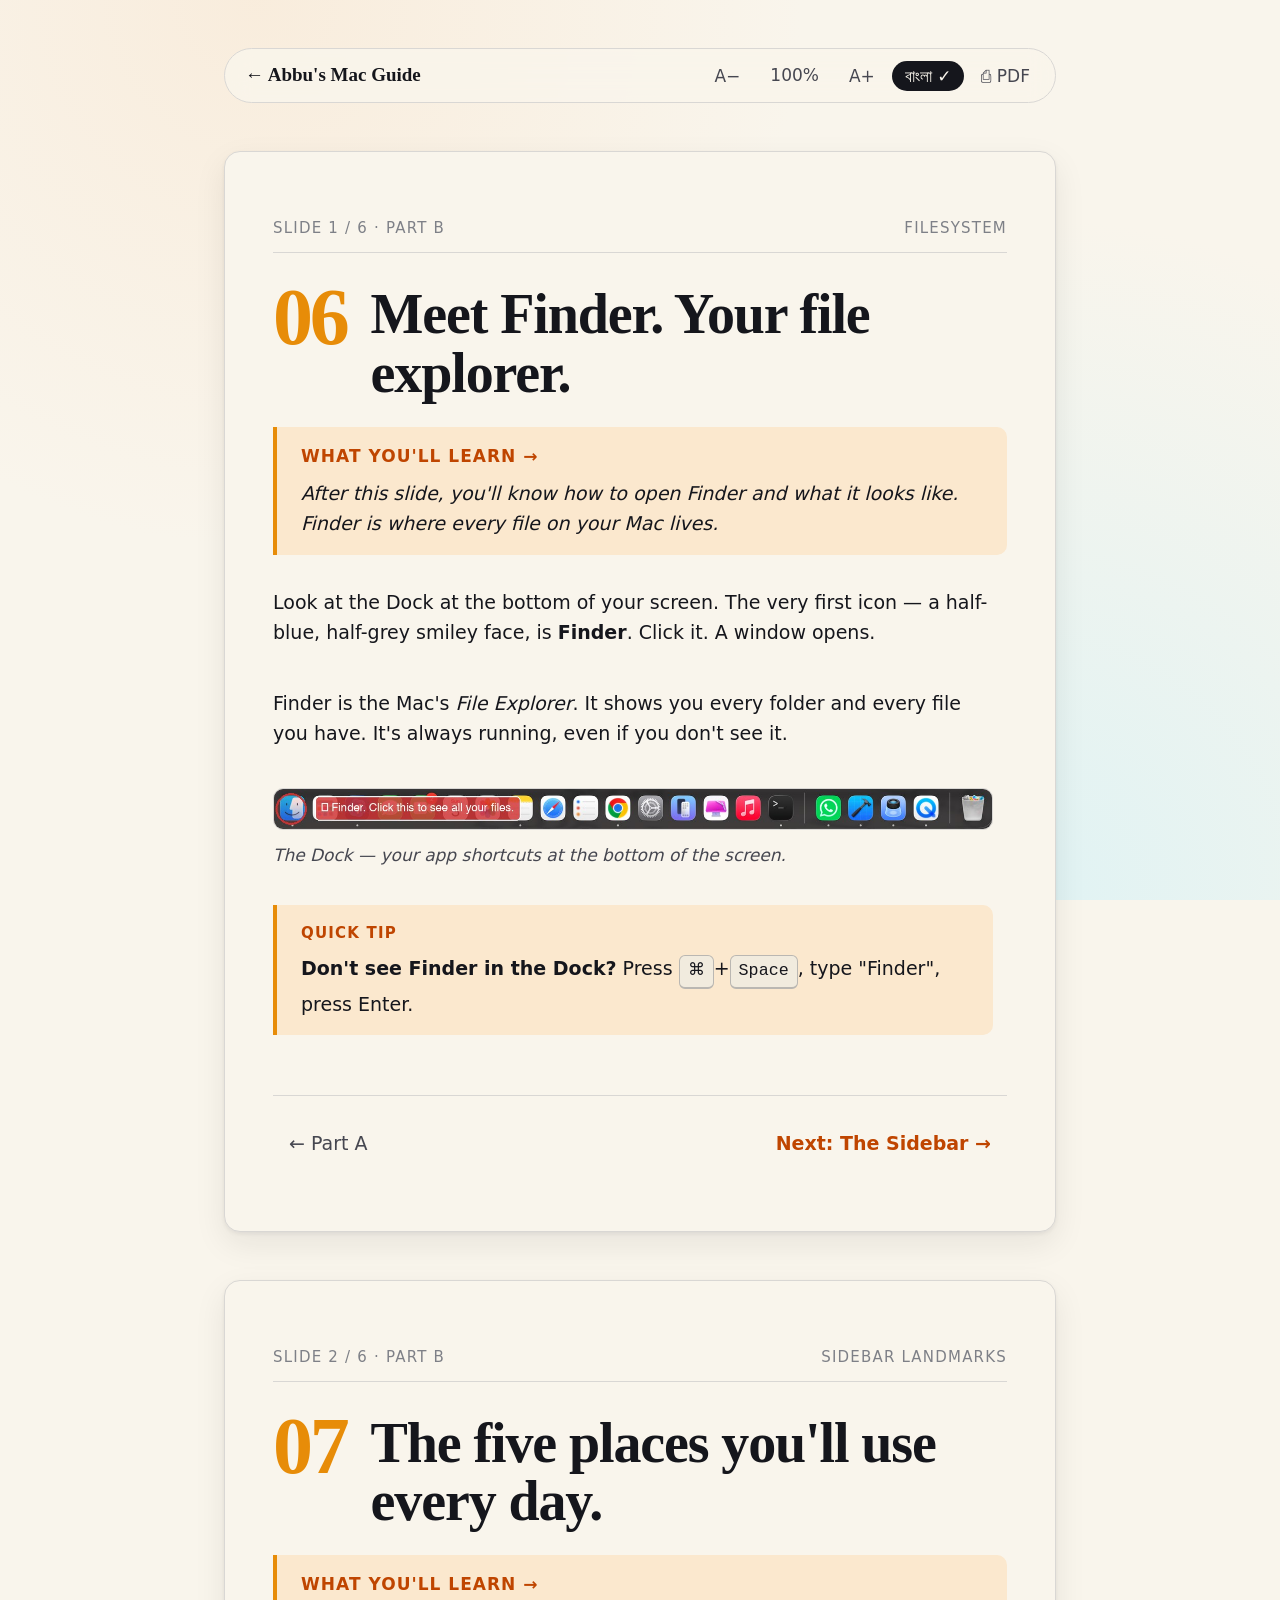
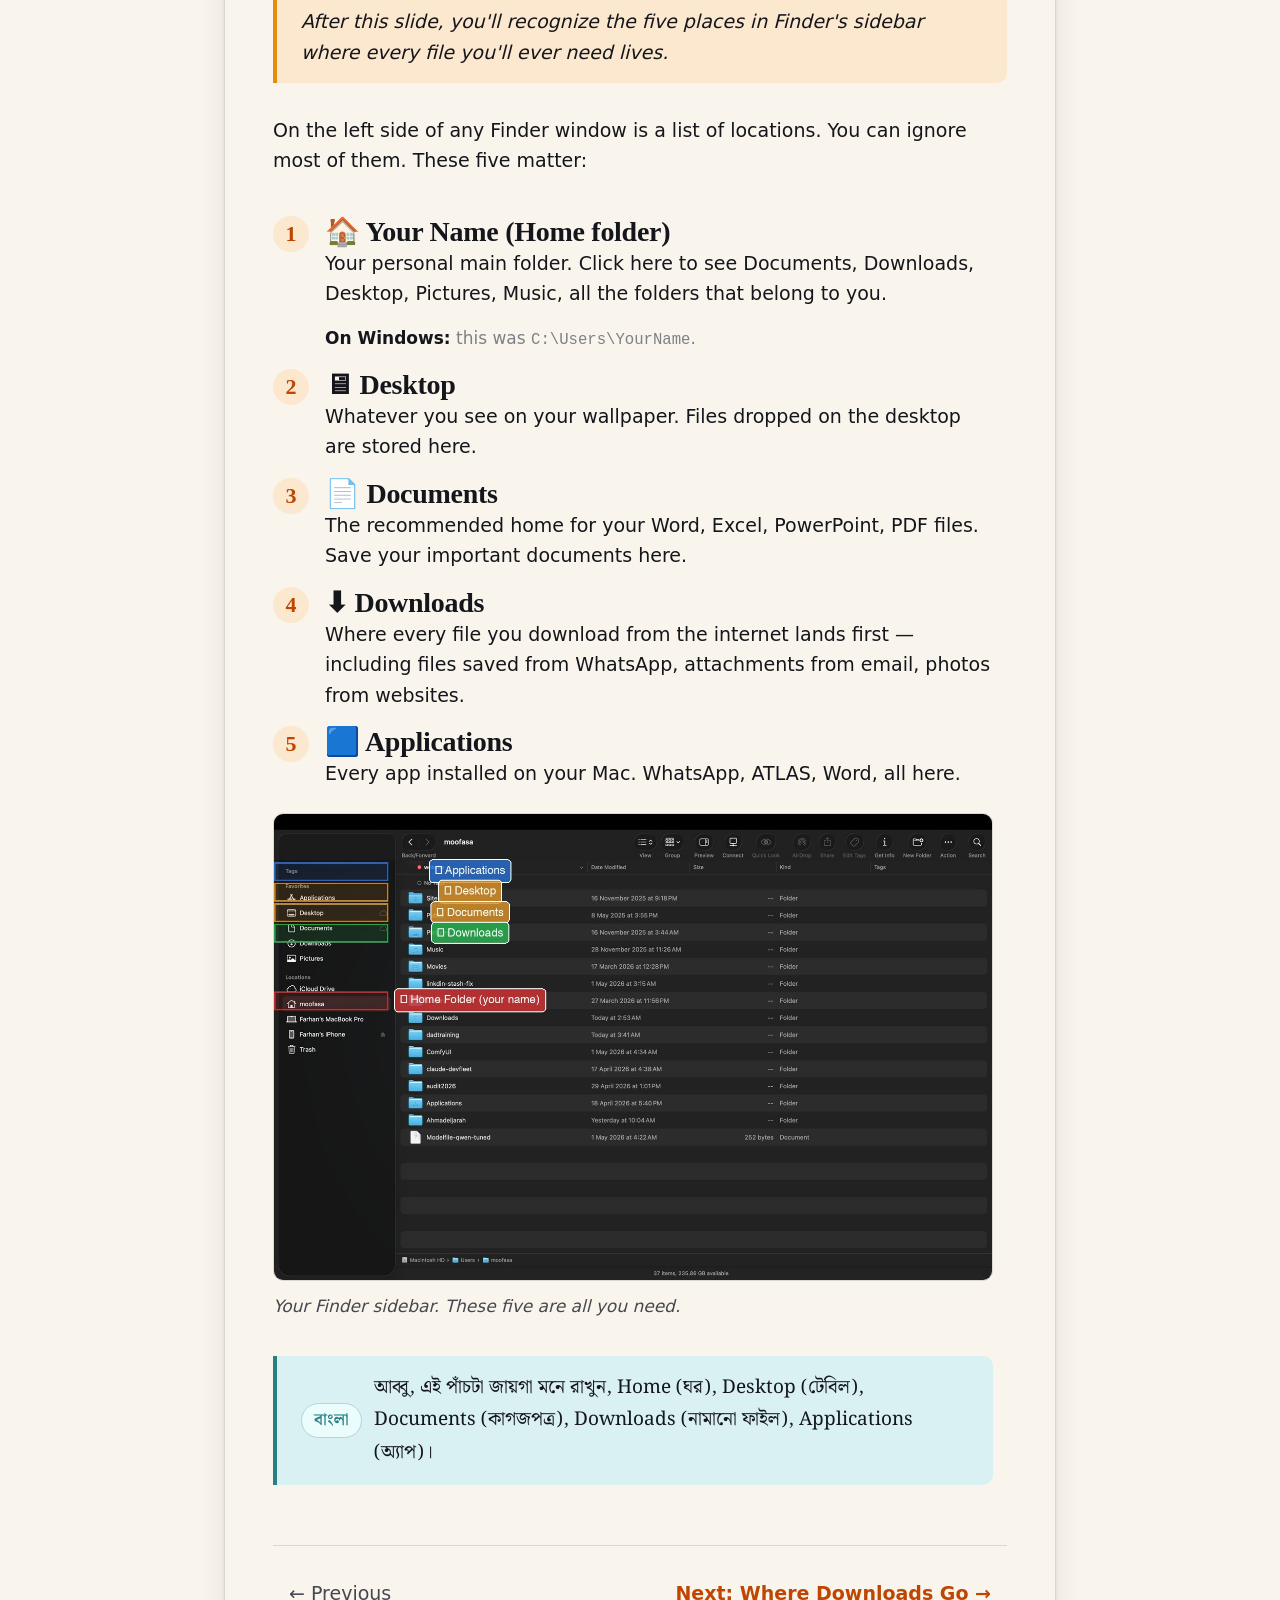
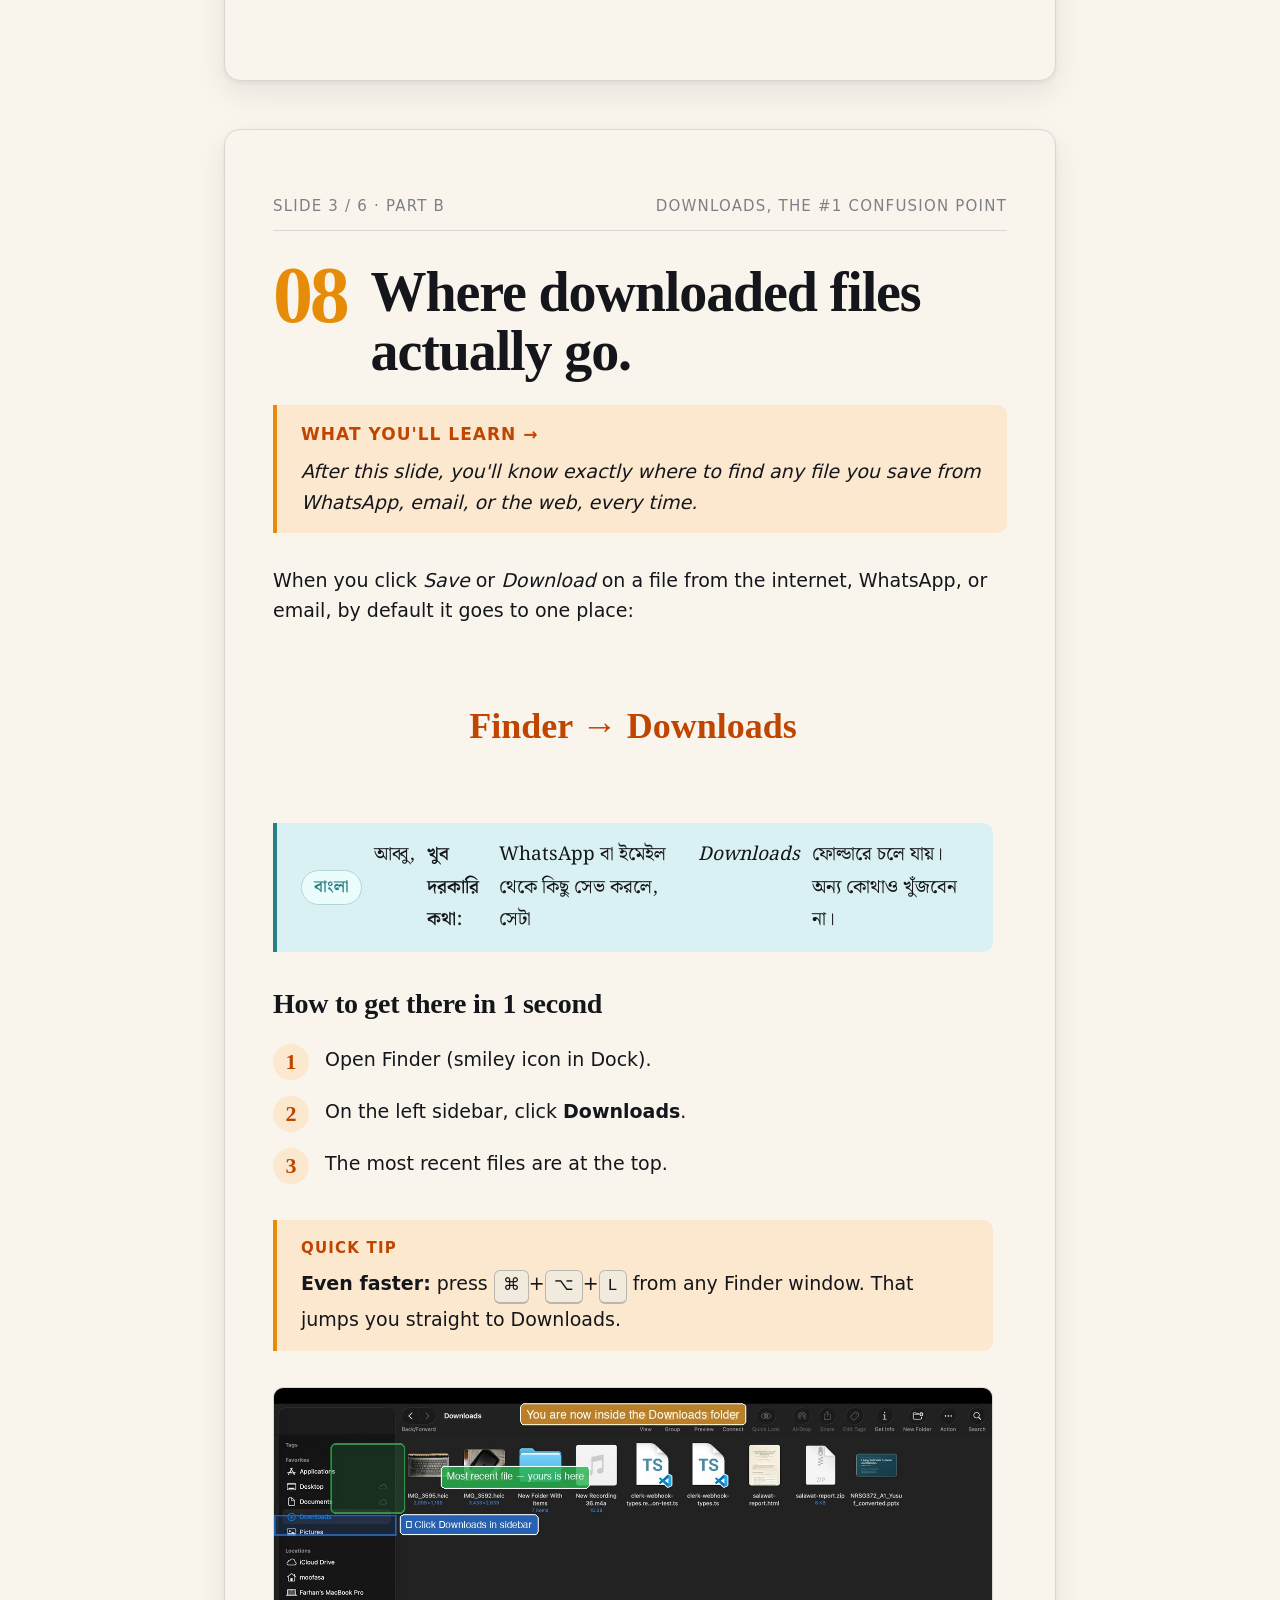
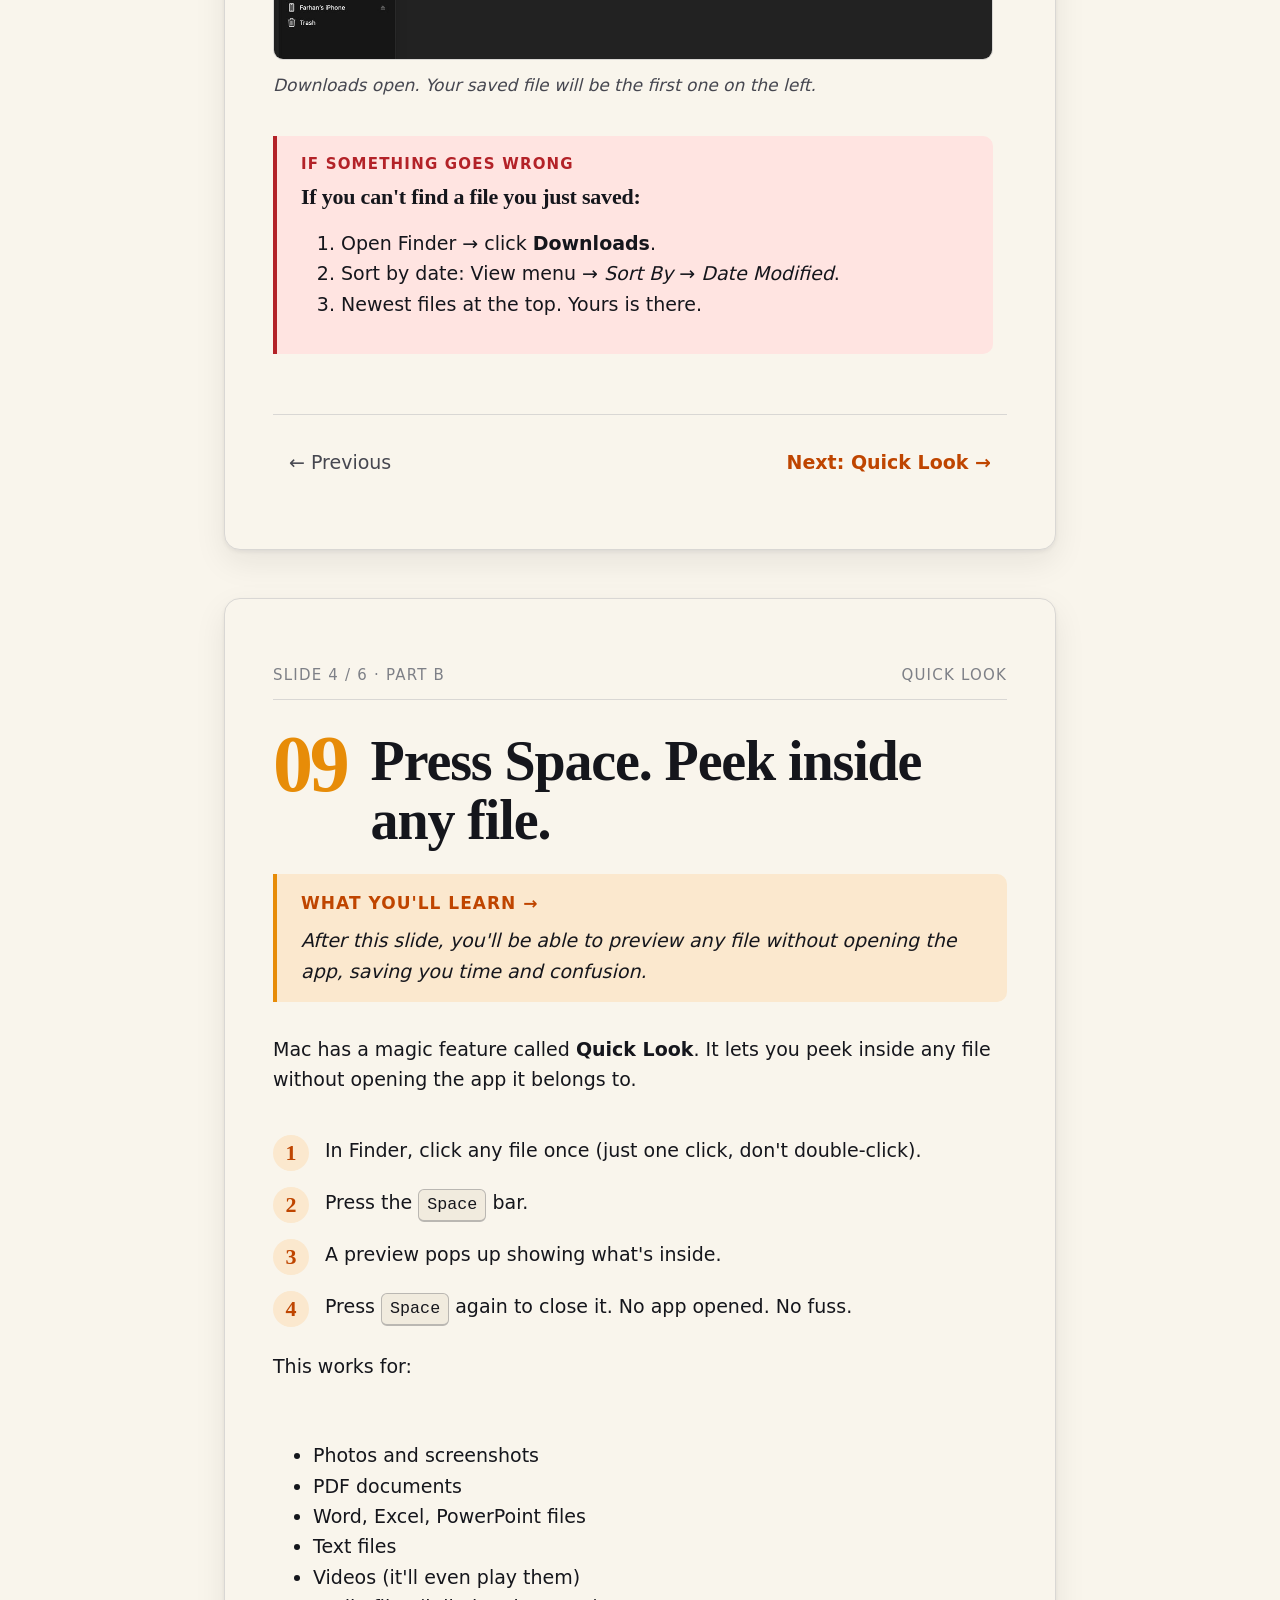
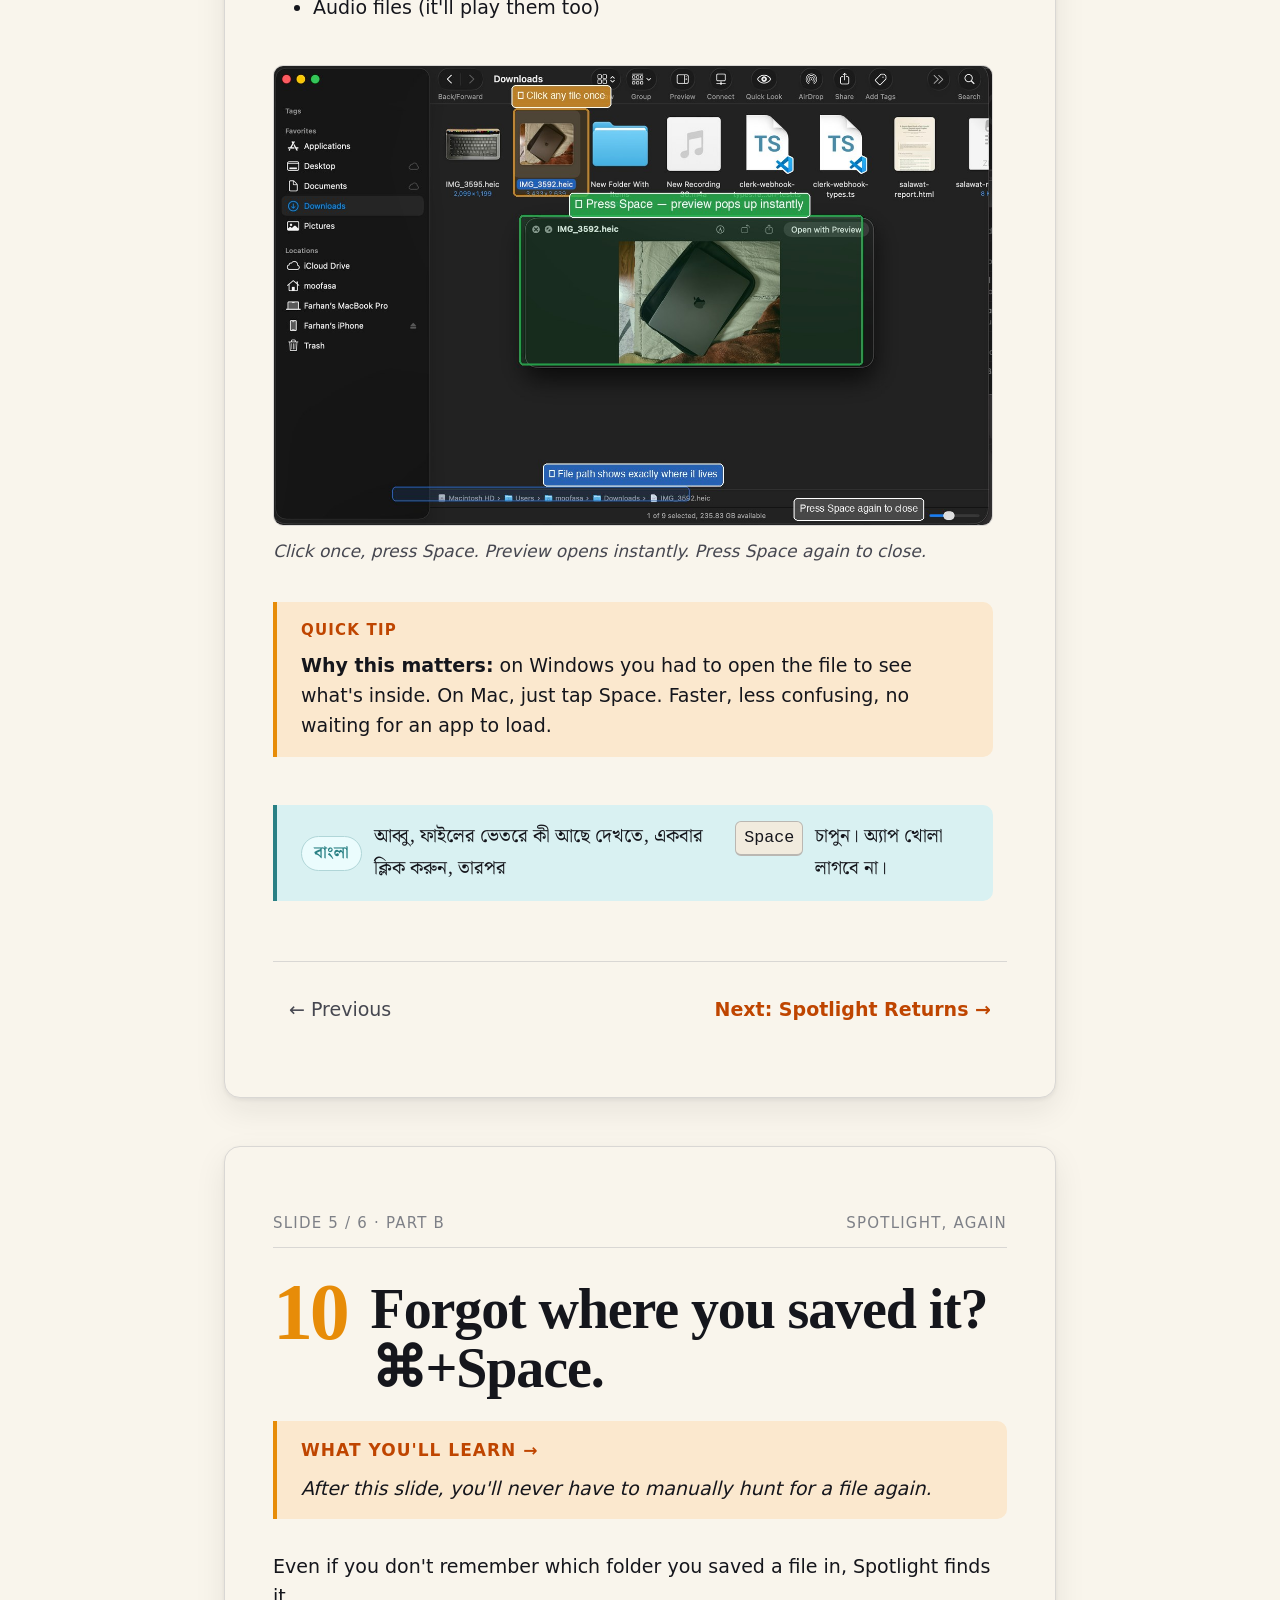
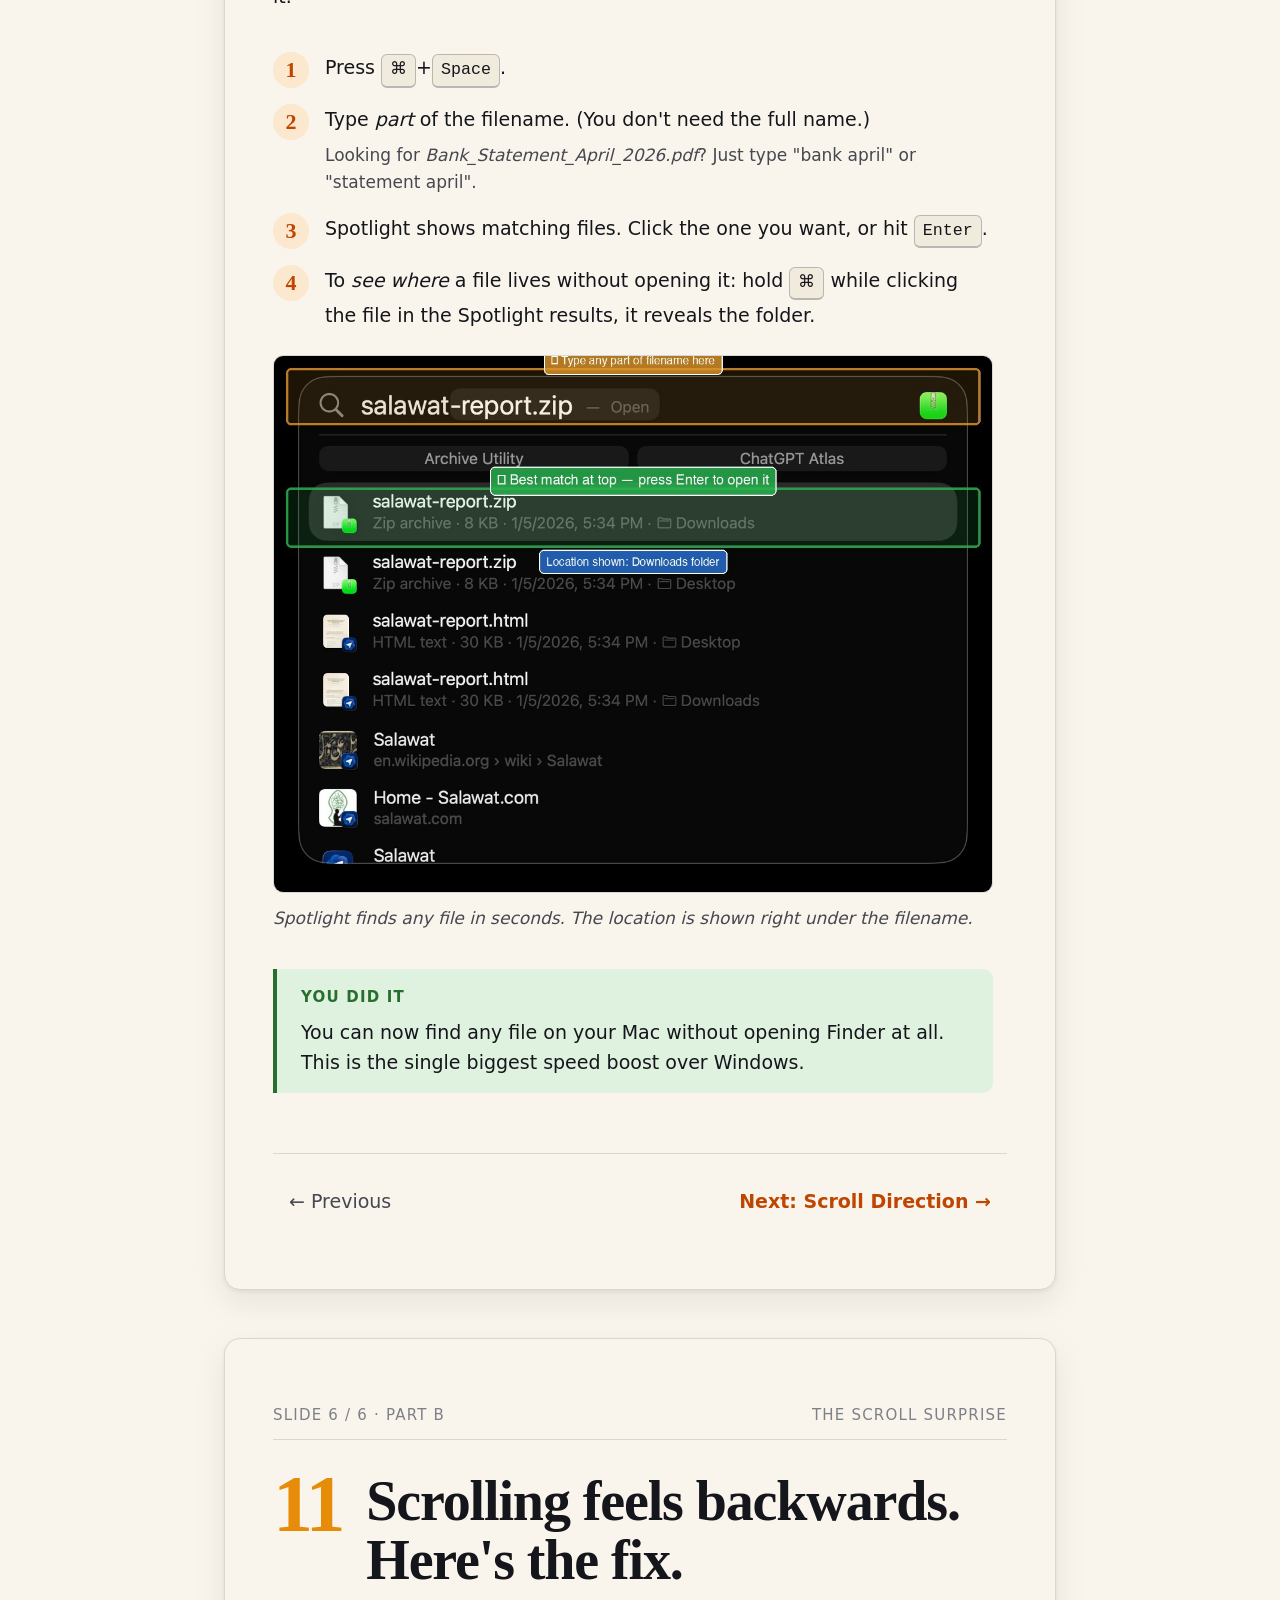
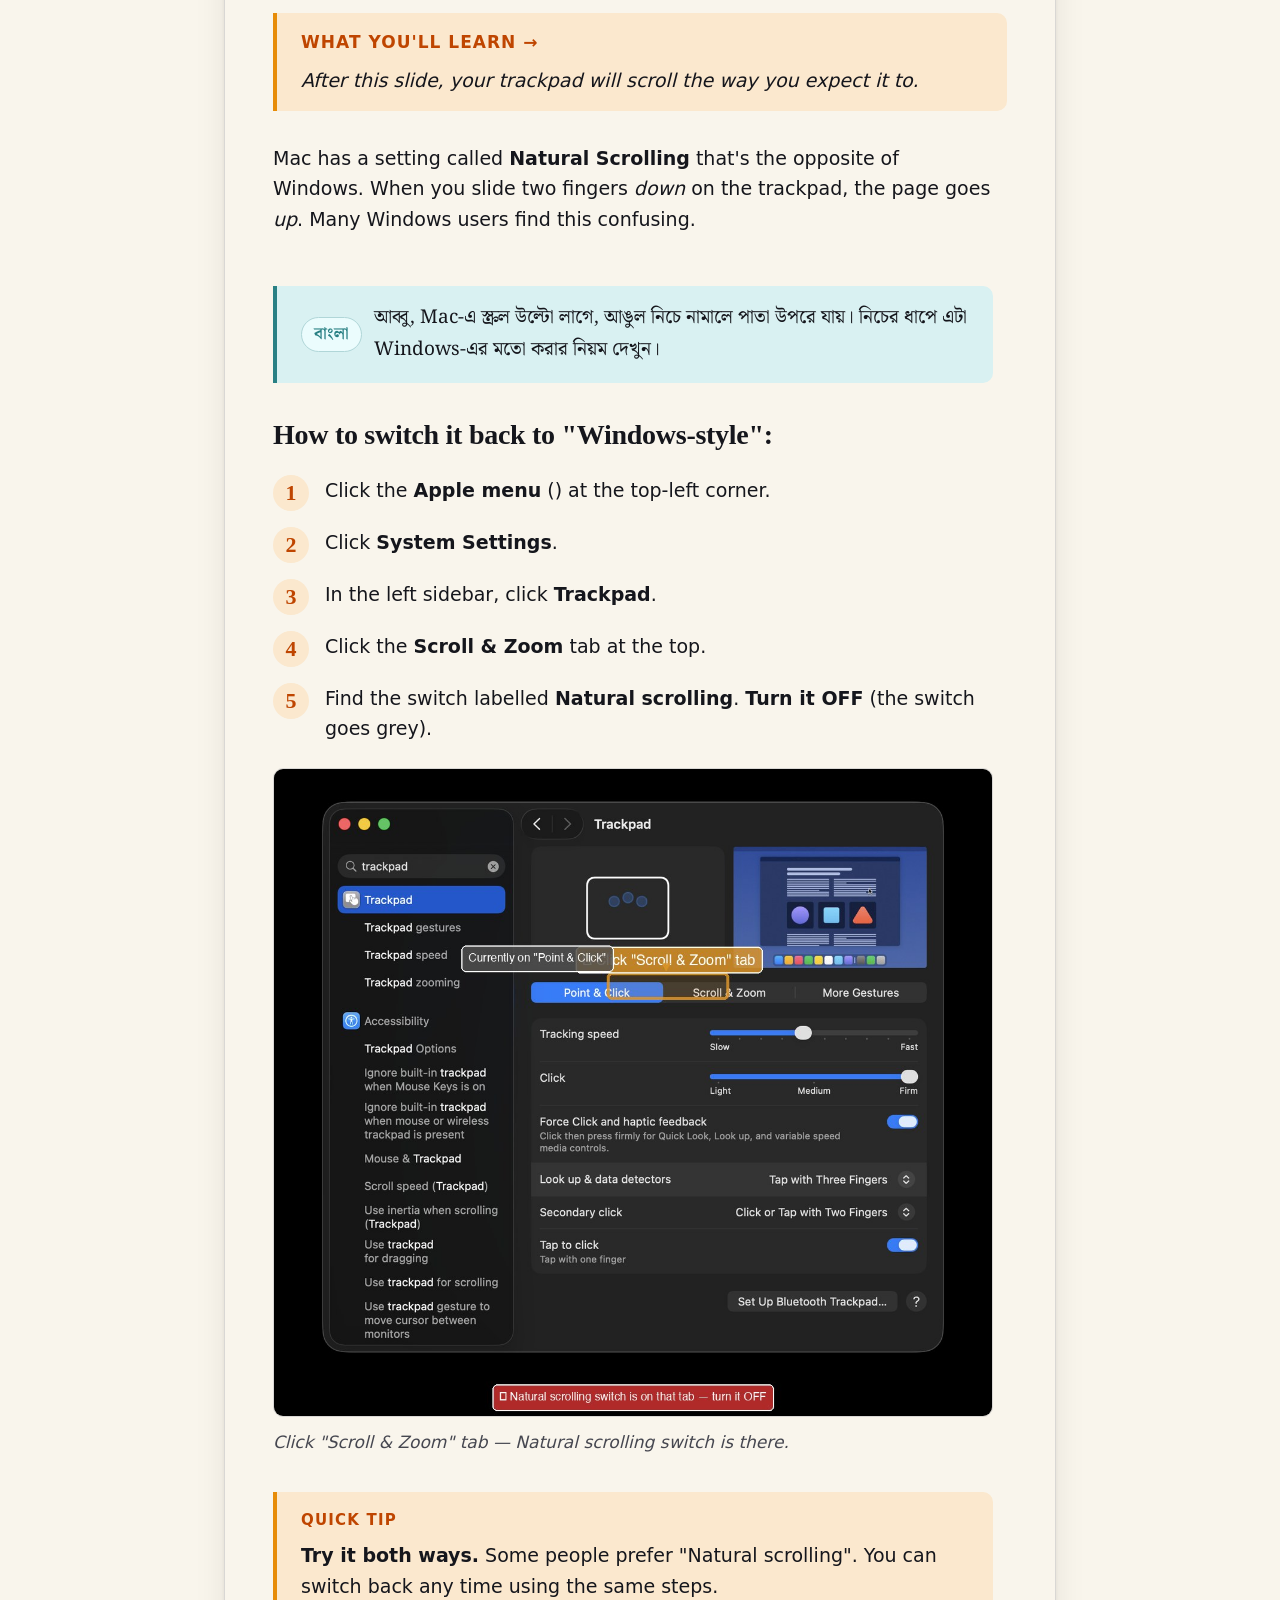
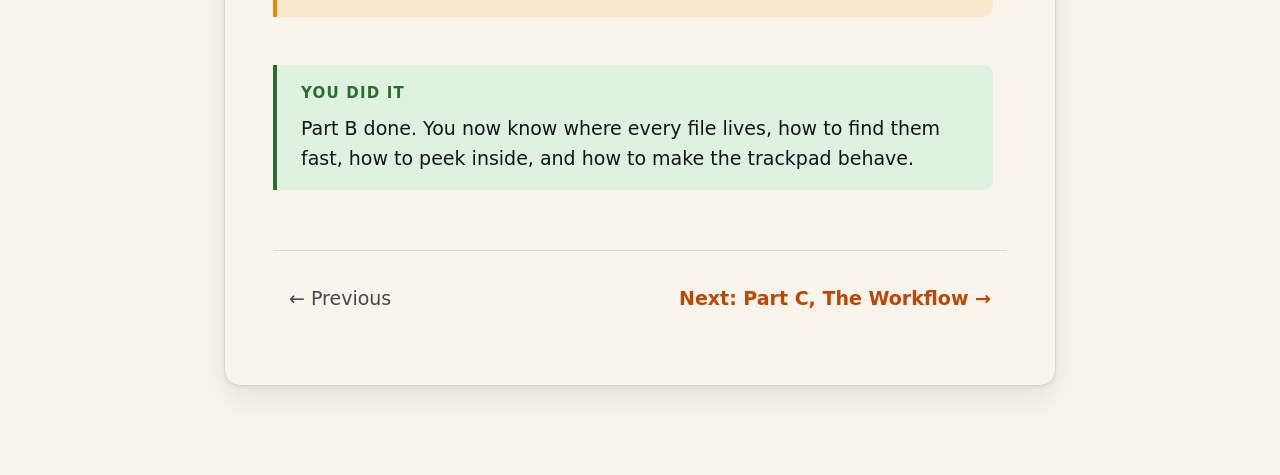
<file: module-1/02-filesystem.html>
<!doctype html>
<html lang="en">
<head>
  <meta charset="utf-8">
  <meta name="viewport" content="width=device-width, initial-scale=1">
  <title>Module 1 · Part B, Filesystem Geography</title>
  <link rel="stylesheet" href="../styles/tokens.css">
  <link rel="stylesheet" href="../styles/typography.css">
  <link rel="stylesheet" href="../styles/slides.css">
  <link rel="stylesheet" href="../styles/components.css">
  <link rel="stylesheet" href="../styles/print.css" media="print">
</head>
<body>
  <main class="page">
    <header class="toolbar">
      <a class="toolbar-brand" href="../index.html" data-role="home">← Abbu's Mac Guide</a>
      <div class="toolbar-controls">
        <button class="tool-btn" data-action="font-down">A−</button>
        <span class="tool-btn" data-role="font-label">100%</span>
        <button class="tool-btn" data-action="font-up">A+</button>
        <button class="tool-btn" data-action="toggle-bn" aria-pressed="true">বাংলা</button>
        <button class="tool-btn" data-action="print">⎙ PDF</button>
      </div>
    </header>

    <!-- Slide 1, Open Finder -->
    <section class="slide">
      <div class="slide-header">
        <span class="slide-counter">1 / 6 · Part B</span>
        <span>Filesystem</span>
      </div>

      <div class="slide-step">
        <span class="step-number">06</span>
        <h1 class="slide-title">Meet Finder. Your file explorer.</h1>
      </div>

      <p class="slide-outcome">
        After this slide, you'll know how to open Finder and what it looks like.
        Finder is where every file on your Mac lives.
      </p>

      <div class="slide-body">
        <p>
          Look at the Dock at the bottom of your screen. The very first icon —
          a half-blue, half-grey smiley face, is <strong>Finder</strong>.
          Click it. A window opens.
        </p>

        <p>
          Finder is the Mac's <em>File Explorer</em>. It shows you every folder
          and every file you have. It's always running, even if you don't see it.
        </p>

        <figure id="M1-S06-IMG1">
          <img src="assets/M1-S06-IMG1.jpg" alt="Mac Dock with Finder icon circled in red and labelled" style="width:100%;border-radius:var(--radius-md);border:1px solid var(--rule);">
          <figcaption>The Dock — your app shortcuts at the bottom of the screen.</figcaption>
        </figure>

        <div class="tip">
          <strong>Don't see Finder in the Dock?</strong>
          Press <kbd>⌘</kbd>+<kbd>Space</kbd>, type "Finder", press Enter.
        </div>
      </div>

      <nav class="slide-nav">
        <a href="01-welcome.html" rel="prev">← Part A</a>
        <a href="#slide-2" rel="next">Next: The Sidebar →</a>
      </nav>
    </section>

    <!-- Slide 2, Sidebar landmarks -->
    <section class="slide" id="slide-2">
      <div class="slide-header">
        <span class="slide-counter">2 / 6 · Part B</span>
        <span>Sidebar Landmarks</span>
      </div>

      <div class="slide-step">
        <span class="step-number">07</span>
        <h1 class="slide-title">The five places you'll use every day.</h1>
      </div>

      <p class="slide-outcome">
        After this slide, you'll recognize the five places in Finder's sidebar
        where every file you'll ever need lives.
      </p>

      <div class="slide-body">
        <p>
          On the left side of any Finder window is a list of locations.
          You can ignore most of them. These five matter:
        </p>

        <ol class="steps">
          <li>
            <div>
              <h3>🏠 Your Name (Home folder)</h3>
              <p>Your personal main folder. Click here to see Documents, Downloads, Desktop,
                Pictures, Music, all the folders that belong to you.</p>
              <p style="font-size: var(--text-sm); color: var(--ink-faint);">
                <strong>On Windows:</strong> this was <code>C:\Users\YourName</code>.
              </p>
            </div>
          </li>
          <li>
            <div>
              <h3>🖥 Desktop</h3>
              <p>Whatever you see on your wallpaper. Files dropped on the desktop
                are stored here.</p>
            </div>
          </li>
          <li>
            <div>
              <h3>📄 Documents</h3>
              <p>The recommended home for your Word, Excel, PowerPoint, PDF files.
                Save your important documents here.</p>
            </div>
          </li>
          <li>
            <div>
              <h3>⬇ Downloads</h3>
              <p>Where every file you download from the internet lands first —
                including files saved from WhatsApp, attachments from email,
                photos from websites.</p>
            </div>
          </li>
          <li>
            <div>
              <h3>🟦 Applications</h3>
              <p>Every app installed on your Mac. WhatsApp, ATLAS, Word, all here.</p>
            </div>
          </li>
        </ol>

        <figure id="M1-S07-IMG1">
          <img src="assets/M1-S07-IMG1.jpg" alt="Finder sidebar with five key locations labelled: Home Folder, Desktop, Documents, Downloads, Applications" style="width:100%;border-radius:var(--radius-md);border:1px solid var(--rule);">
          <figcaption>Your Finder sidebar. These five are all you need.</figcaption>
        </figure>

        <aside class="bn-pill" lang="bn">
          আব্বু, এই পাঁচটা জায়গা মনে রাখুন, Home (ঘর), Desktop (টেবিল), Documents (কাগজপত্র), Downloads (নামানো ফাইল), Applications (অ্যাপ)।
        </aside>
      </div>

      <nav class="slide-nav">
        <a href="#" rel="prev">← Previous</a>
        <a href="#slide-3" rel="next">Next: Where Downloads Go →</a>
      </nav>
    </section>

    <!-- Slide 3, Downloads location (BENGALI critical) -->
    <section class="slide" id="slide-3">
      <div class="slide-header">
        <span class="slide-counter">3 / 6 · Part B</span>
        <span>Downloads, the #1 confusion point</span>
      </div>

      <div class="slide-step">
        <span class="step-number">08</span>
        <h1 class="slide-title">Where downloaded files actually go.</h1>
      </div>

      <p class="slide-outcome">
        After this slide, you'll know exactly where to find any file you save
        from WhatsApp, email, or the web, every time.
      </p>

      <div class="slide-body">

        <p>
          When you click <em>Save</em> or <em>Download</em> on a file from the
          internet, WhatsApp, or email, by default it goes to one place:
        </p>

        <p style="font-size: var(--text-2xl); font-family: var(--font-display); color: var(--saffron-deep); font-weight: 700; text-align: center; margin: var(--space-6) 0;">
          Finder → Downloads
        </p>

        <aside class="bn-pill" lang="bn">
          আব্বু, <strong>খুব দরকারি কথা:</strong> WhatsApp বা ইমেইল থেকে কিছু সেভ করলে, সেটা <em>Downloads</em> ফোল্ডারে চলে যায়। অন্য কোথাও খুঁজবেন না।
        </aside>

        <h3>How to get there in 1 second</h3>

        <ol class="steps">
          <li><div>Open Finder (smiley icon in Dock).</div></li>
          <li><div>On the left sidebar, click <strong>Downloads</strong>.</div></li>
          <li><div>The most recent files are at the top.</div></li>
        </ol>

        <div class="tip">
          <strong>Even faster:</strong> press <kbd>⌘</kbd>+<kbd>⌥</kbd>+<kbd>L</kbd>
          from any Finder window. That jumps you straight to Downloads.
        </div>

        <figure id="M1-S08-IMG1">
          <img src="assets/M1-S08-IMG1.jpg" alt="Finder with Downloads selected in the sidebar, showing recent files. Most recent file is highlighted in green." style="width:100%;border-radius:var(--radius-md);border:1px solid var(--rule);">
          <figcaption>Downloads open. Your saved file will be the first one on the left.</figcaption>
        </figure>

        <div class="recovery">
          <h4>If you can't find a file you just saved:</h4>
          <ol>
            <li>Open Finder → click <strong>Downloads</strong>.</li>
            <li>Sort by date: View menu → <em>Sort By</em> → <em>Date Modified</em>.</li>
            <li>Newest files at the top. Yours is there.</li>
          </ol>
        </div>
      </div>

      <nav class="slide-nav">
        <a href="#slide-2" rel="prev">← Previous</a>
        <a href="#slide-4" rel="next">Next: Quick Look →</a>
      </nav>
    </section>

    <!-- Slide 4, Quick Look -->
    <section class="slide" id="slide-4">
      <div class="slide-header">
        <span class="slide-counter">4 / 6 · Part B</span>
        <span>Quick Look</span>
      </div>

      <div class="slide-step">
        <span class="step-number">09</span>
        <h1 class="slide-title">Press Space. Peek inside any file.</h1>
      </div>

      <p class="slide-outcome">
        After this slide, you'll be able to preview any file without opening
        the app, saving you time and confusion.
      </p>

      <div class="slide-body">

        <p>
          Mac has a magic feature called <strong>Quick Look</strong>. It lets you
          peek inside any file without opening the app it belongs to.
        </p>

        <ol class="steps">
          <li><div>In Finder, click any file once (just one click, don't double-click).</div></li>
          <li><div>Press the <kbd>Space</kbd> bar.</div></li>
          <li><div>A preview pops up showing what's inside.</div></li>
          <li><div>Press <kbd>Space</kbd> again to close it. No app opened. No fuss.</div></li>
        </ol>

        <p>This works for:</p>
        <ul>
          <li>Photos and screenshots</li>
          <li>PDF documents</li>
          <li>Word, Excel, PowerPoint files</li>
          <li>Text files</li>
          <li>Videos (it'll even play them)</li>
          <li>Audio files (it'll play them too)</li>
        </ul>

        <figure id="M1-S09-IMG1">
          <img src="assets/M1-S09-IMG1.jpg" alt="Quick Look preview popup showing a photo, with file path visible at bottom" style="width:100%;border-radius:var(--radius-md);border:1px solid var(--rule);">
          <figcaption>Click once, press Space. Preview opens instantly. Press Space again to close.</figcaption>
        </figure>

        <div class="tip">
          <strong>Why this matters:</strong> on Windows you had to open the file
          to see what's inside. On Mac, just tap Space. Faster, less confusing,
          no waiting for an app to load.
        </div>

        <aside class="bn-pill" lang="bn">
          আব্বু, ফাইলের ভেতরে কী আছে দেখতে, একবার ক্লিক করুন, তারপর <kbd>Space</kbd> চাপুন। অ্যাপ খোলা লাগবে না।
        </aside>
      </div>

      <nav class="slide-nav">
        <a href="#slide-3" rel="prev">← Previous</a>
        <a href="#slide-5" rel="next">Next: Spotlight Returns →</a>
      </nav>
    </section>

    <!-- Slide 5, Spotlight to find files -->
    <section class="slide" id="slide-5">
      <div class="slide-header">
        <span class="slide-counter">5 / 6 · Part B</span>
        <span>Spotlight, again</span>
      </div>

      <div class="slide-step">
        <span class="step-number">10</span>
        <h1 class="slide-title">Forgot where you saved it? ⌘+Space.</h1>
      </div>

      <p class="slide-outcome">
        After this slide, you'll never have to manually hunt for a file again.
      </p>

      <div class="slide-body">

        <p>
          Even if you don't remember which folder you saved a file in,
          Spotlight finds it.
        </p>

        <ol class="steps">
          <li><div>Press <kbd>⌘</kbd>+<kbd>Space</kbd>.</div></li>
          <li>
            <div>
              Type <em>part</em> of the filename. (You don't need the full name.)
              <p style="font-size: var(--text-sm); color: var(--ink-soft); margin-top: var(--space-2);">
                Looking for <em>Bank_Statement_April_2026.pdf</em>?
                Just type "bank april" or "statement april".
              </p>
            </div>
          </li>
          <li><div>Spotlight shows matching files. Click the one you want, or hit <kbd>Enter</kbd>.</div></li>
          <li>
            <div>
              To <em>see where</em> a file lives without opening it: hold <kbd>⌘</kbd>
              while clicking the file in the Spotlight results, it reveals the folder.
            </div>
          </li>
        </ol>

        <figure id="M1-S10-IMG1">
          <img src="assets/M1-S10-IMG1.jpg" alt="Spotlight showing salawat-report search results with file location shown" style="width:100%;border-radius:var(--radius-md);border:1px solid var(--rule);">
          <figcaption>Spotlight finds any file in seconds. The location is shown right under the filename.</figcaption>
        </figure>

        <div class="success">
          You can now find any file on your Mac without opening Finder at all.
          This is the single biggest speed boost over Windows.
        </div>
      </div>

      <nav class="slide-nav">
        <a href="#slide-4" rel="prev">← Previous</a>
        <a href="#slide-6" rel="next">Next: Scroll Direction →</a>
      </nav>
    </section>

    <!-- Slide 6, Scroll direction (BENGALI critical) -->
    <section class="slide" id="slide-6">
      <div class="slide-header">
        <span class="slide-counter">6 / 6 · Part B</span>
        <span>The Scroll Surprise</span>
      </div>

      <div class="slide-step">
        <span class="step-number">11</span>
        <h1 class="slide-title">Scrolling feels backwards. Here's the fix.</h1>
      </div>

      <p class="slide-outcome">
        After this slide, your trackpad will scroll the way you expect it to.
      </p>

      <div class="slide-body">

        <p>
          Mac has a setting called <strong>Natural Scrolling</strong> that's the
          opposite of Windows. When you slide two fingers <em>down</em> on the trackpad,
          the page goes <em>up</em>. Many Windows users find this confusing.
        </p>

        <aside class="bn-pill" lang="bn">
          আব্বু, Mac-এ স্ক্রল উল্টো লাগে, আঙুল নিচে নামালে পাতা উপরে যায়। নিচের ধাপে এটা Windows-এর মতো করার নিয়ম দেখুন।
        </aside>

        <h3>How to switch it back to "Windows-style":</h3>

        <ol class="steps">
          <li><div>Click the <strong>Apple menu</strong> () at the top-left corner.</div></li>
          <li><div>Click <strong>System Settings</strong>.</div></li>
          <li><div>In the left sidebar, click <strong>Trackpad</strong>.</div></li>
          <li><div>Click the <strong>Scroll &amp; Zoom</strong> tab at the top.</div></li>
          <li>
            <div>
              Find the switch labelled <strong>Natural scrolling</strong>.
              <strong>Turn it OFF</strong> (the switch goes grey).
            </div>
          </li>
        </ol>

        <figure id="M1-S11-IMG1">
          <img src="assets/M1-S11-IMG1.jpg" alt="System Settings Trackpad with Scroll and Zoom tab highlighted" style="width:100%;border-radius:var(--radius-md);border:1px solid var(--rule);">
          <figcaption>Click "Scroll &amp; Zoom" tab — Natural scrolling switch is there.</figcaption>
        </figure>

        <div class="tip">
          <strong>Try it both ways.</strong> Some people prefer "Natural scrolling".
          You can switch back any time using the same steps.
        </div>

        <div class="success">
          Part B done. You now know where every file lives, how to find them
          fast, how to peek inside, and how to make the trackpad behave.
        </div>
      </div>

      <nav class="slide-nav">
        <a href="#slide-5" rel="prev">← Previous</a>
        <a href="03-workflow.html" rel="next">Next: Part C, The Workflow →</a>
      </nav>
    </section>

  </main>

  <script src="../scripts/ui.js"></script>
  <script src="../scripts/nav.js"></script>
</body>
</html>
</file>
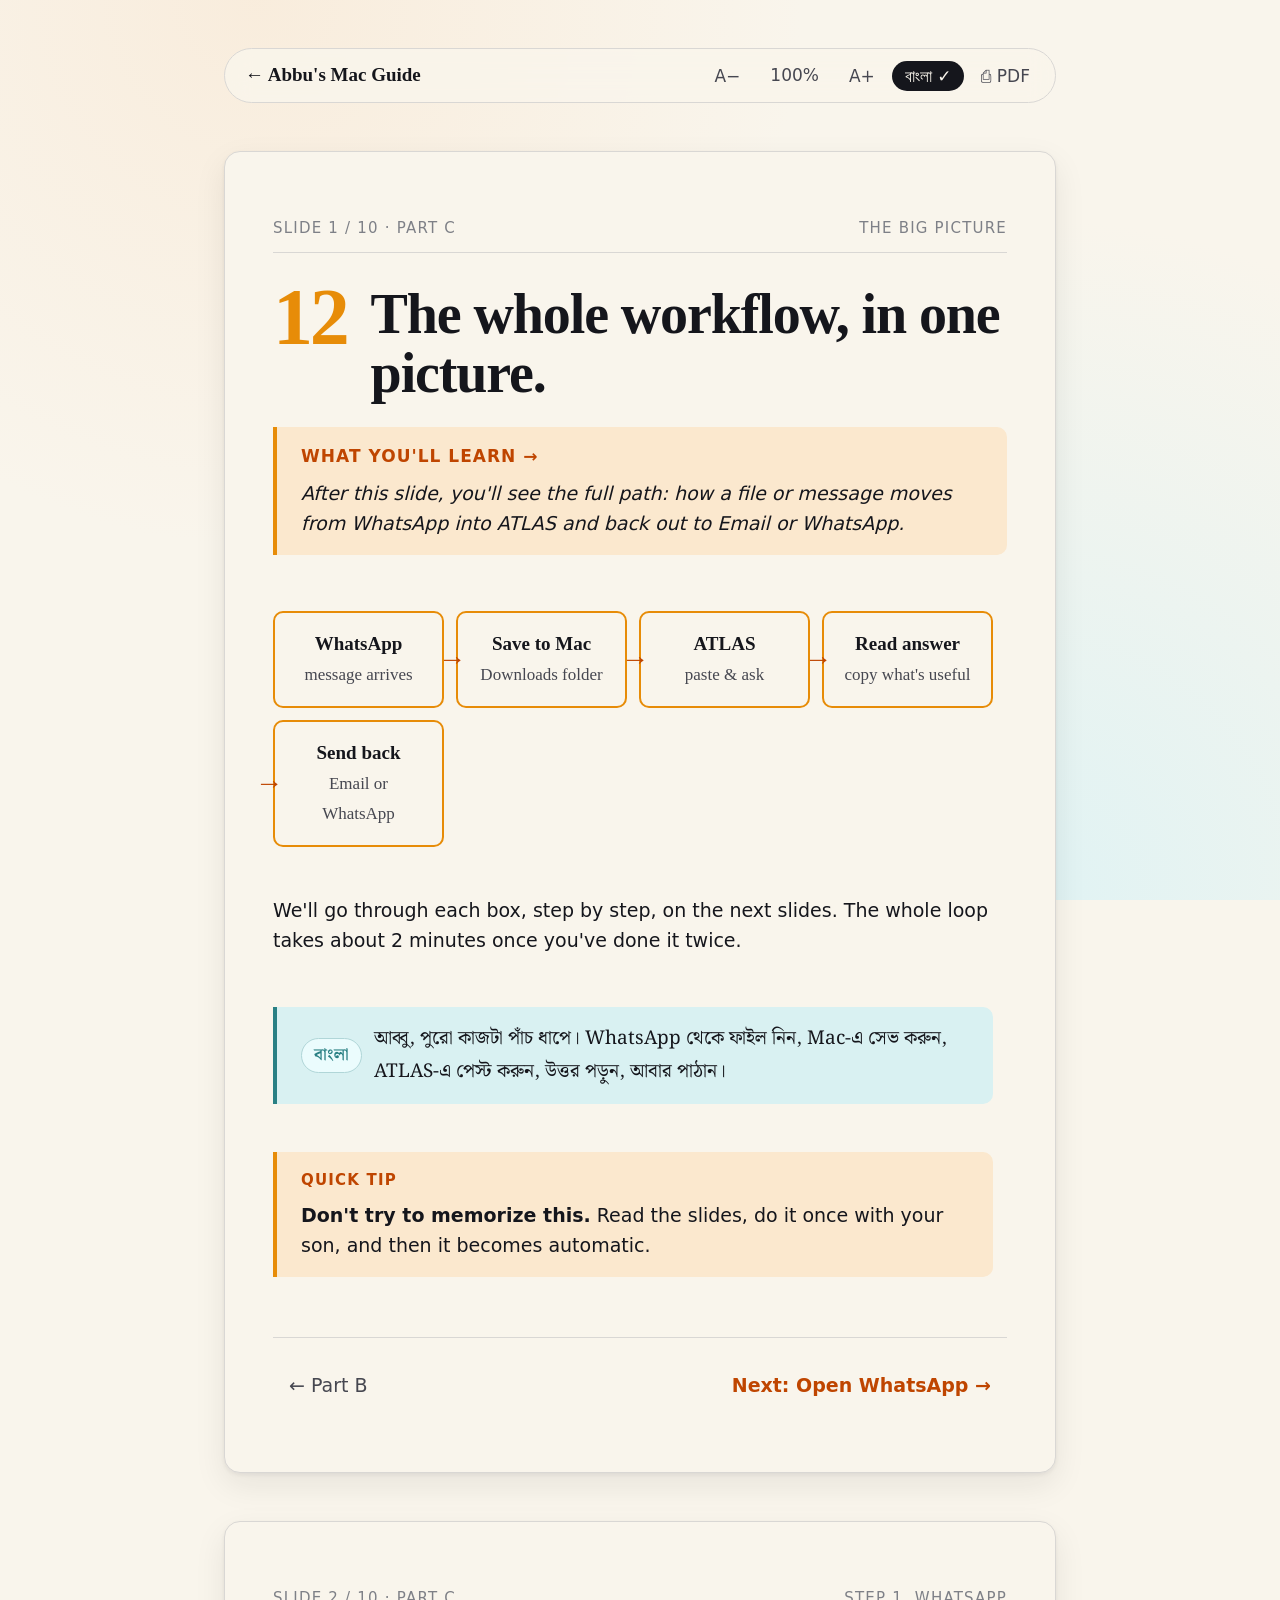
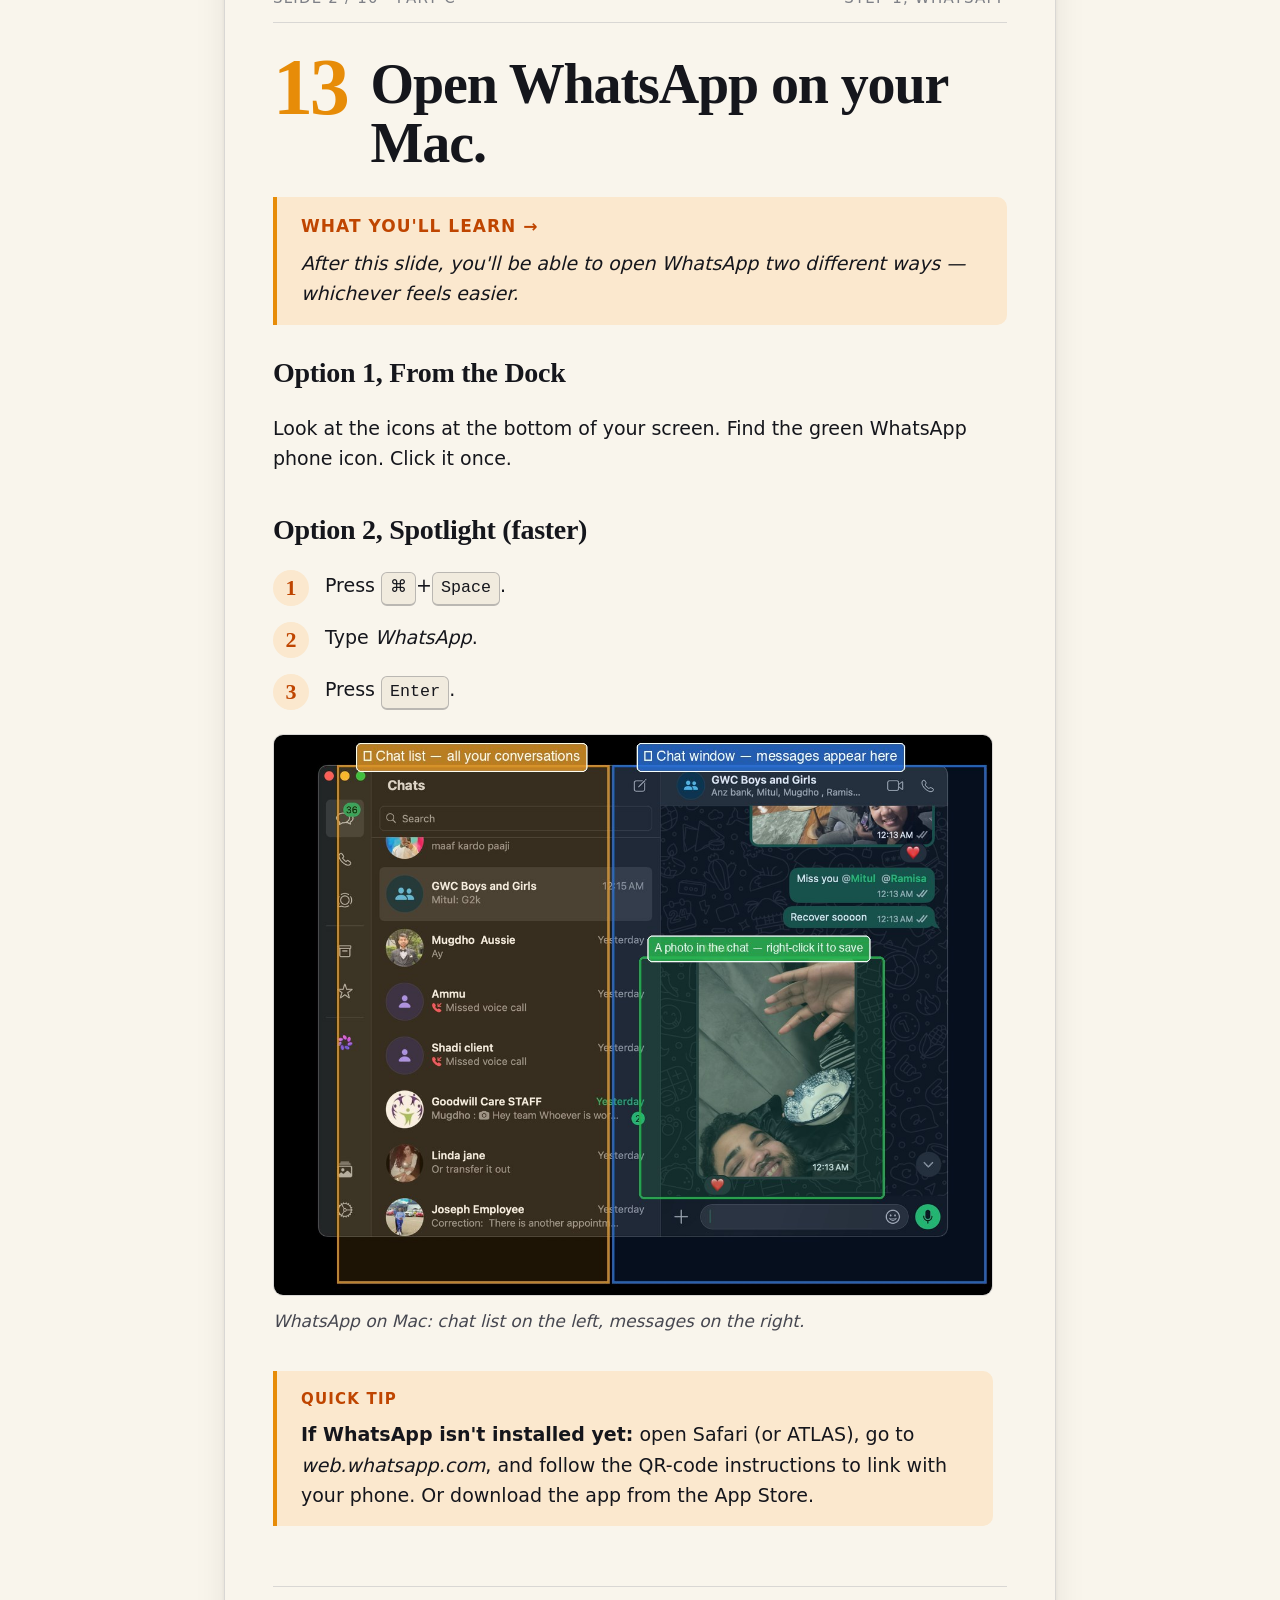
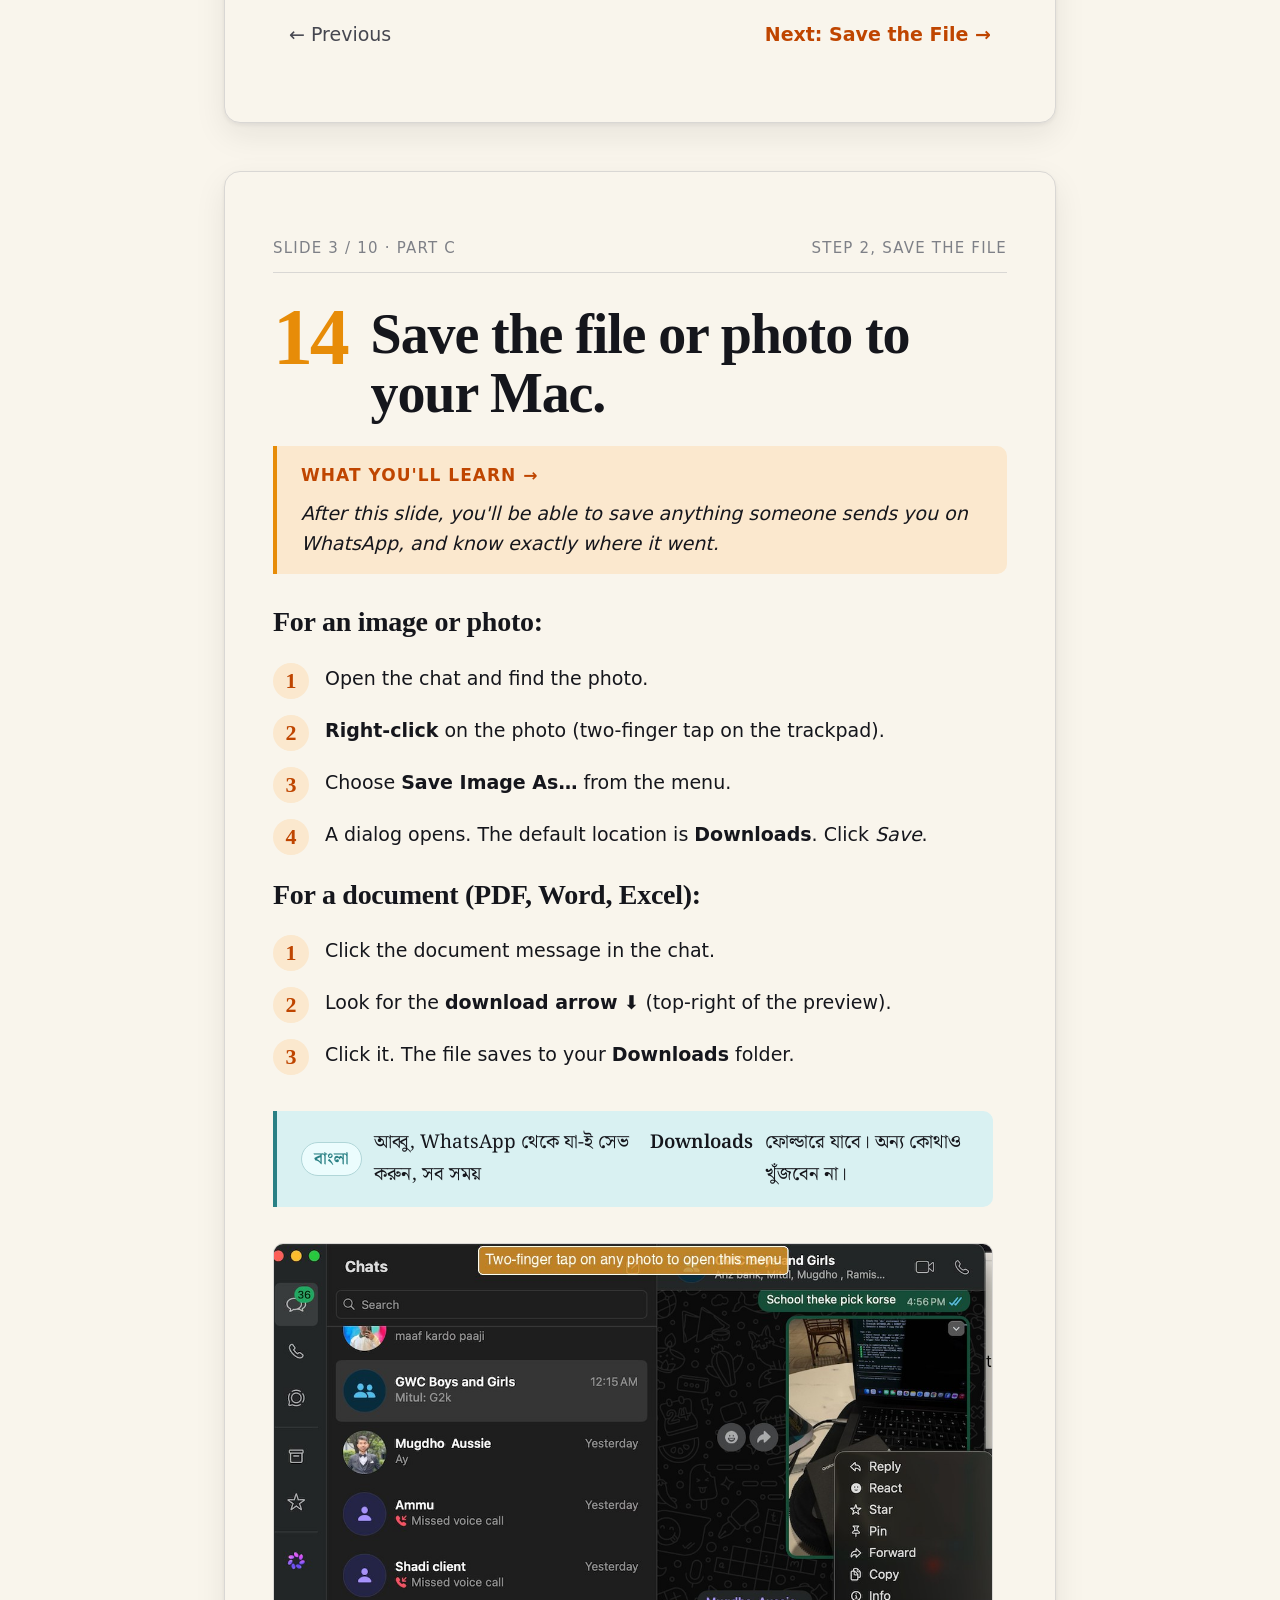
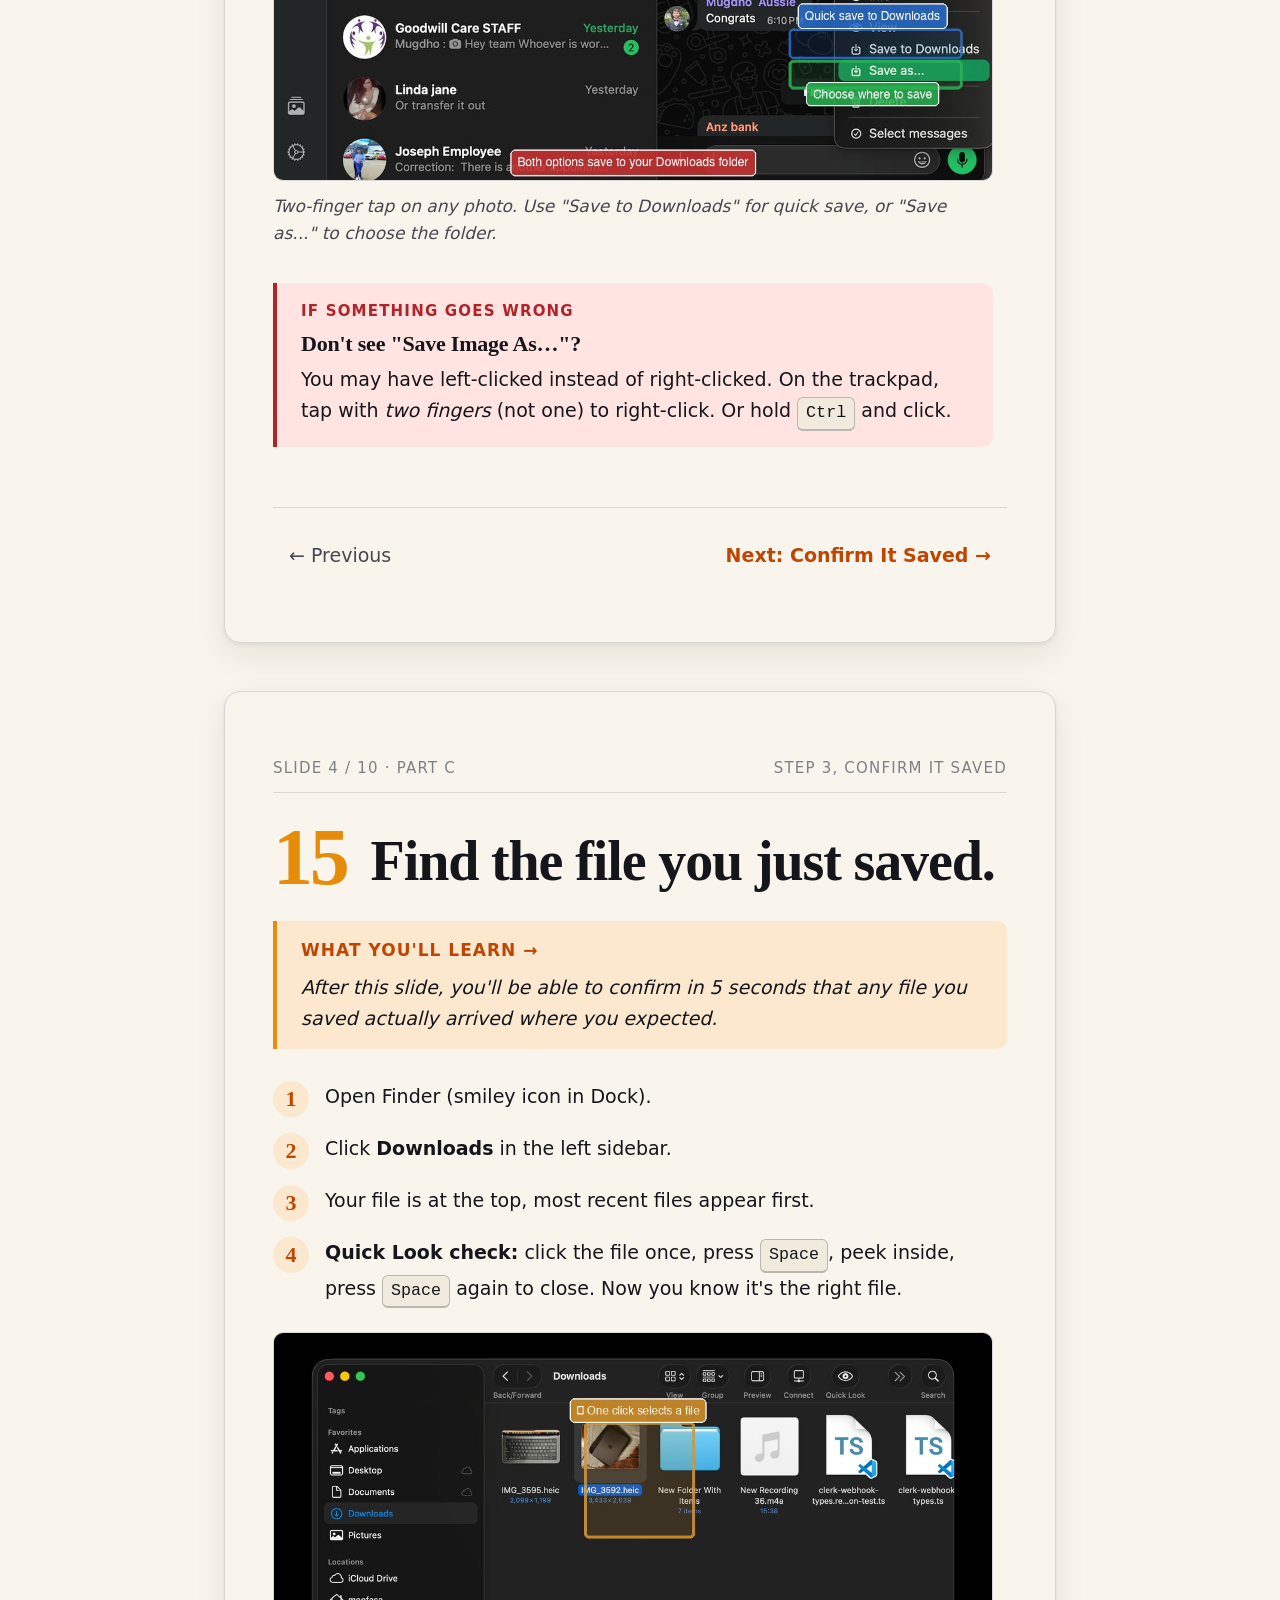
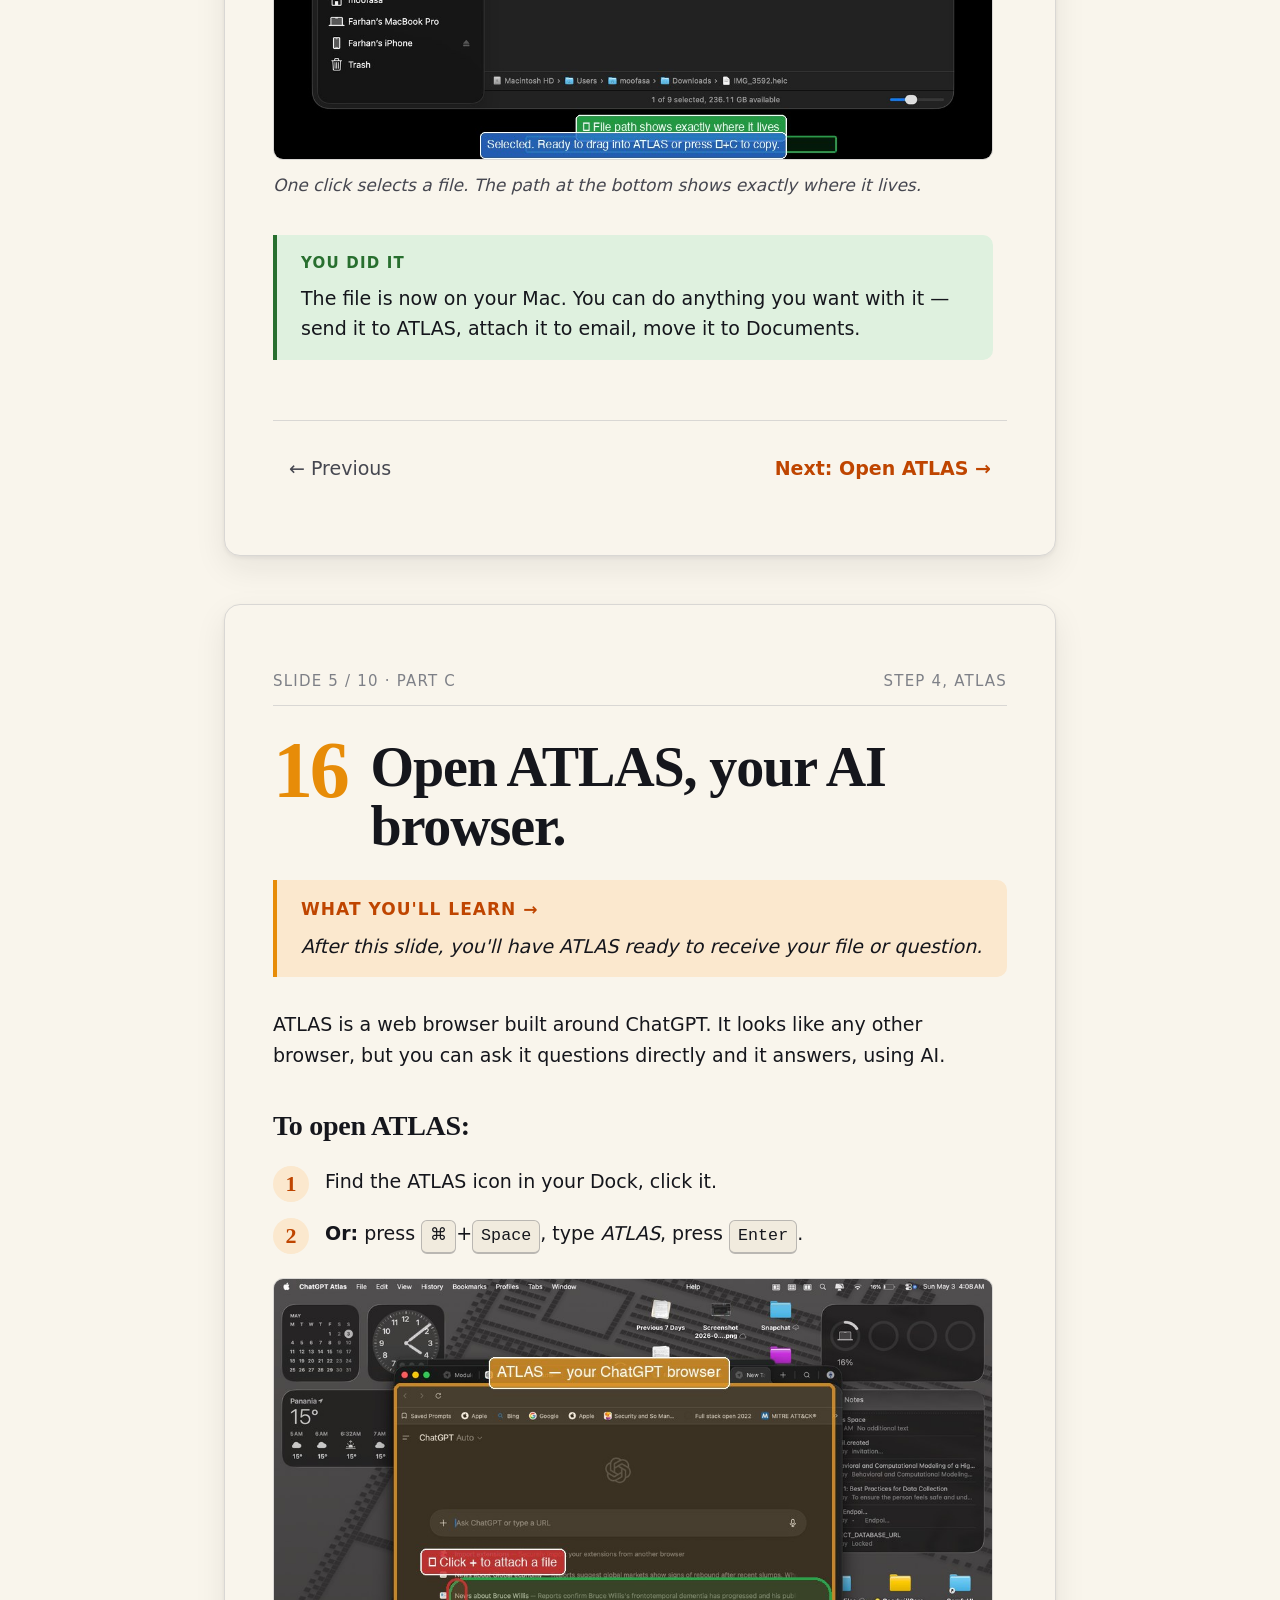
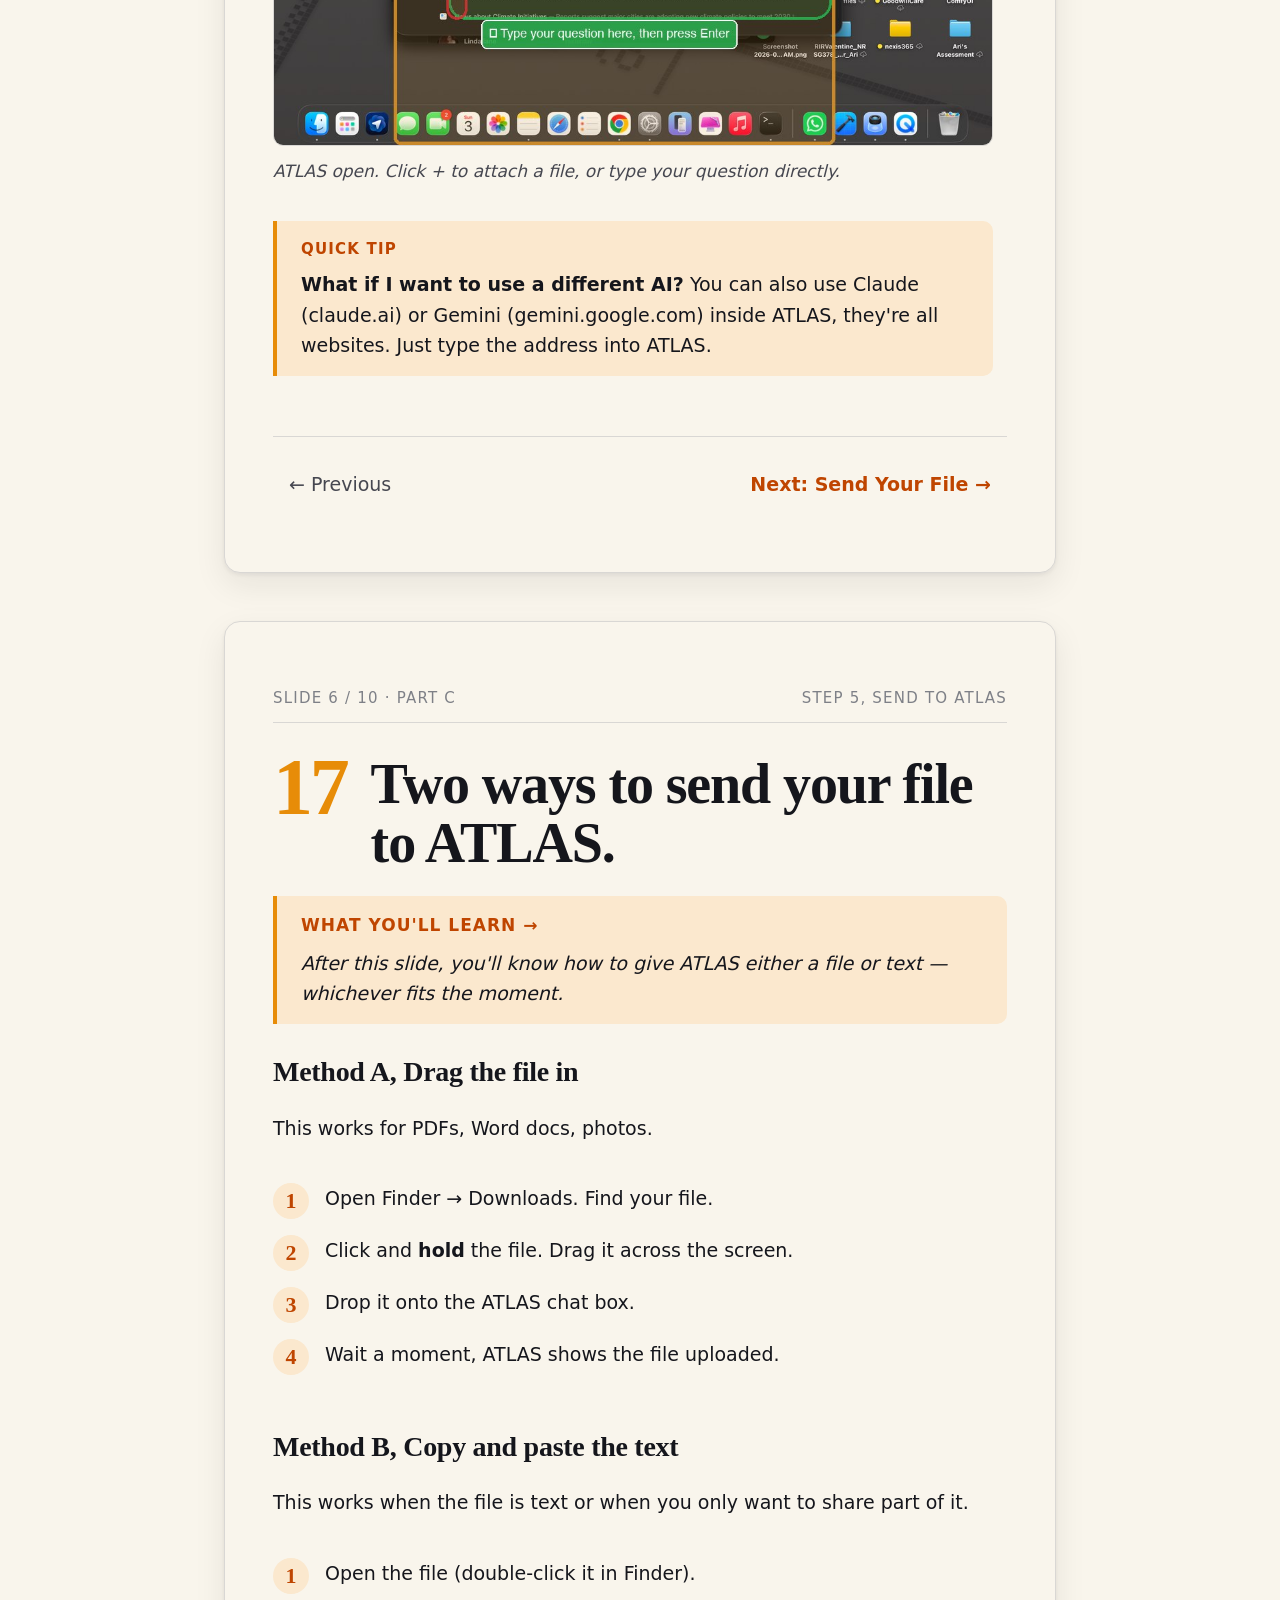
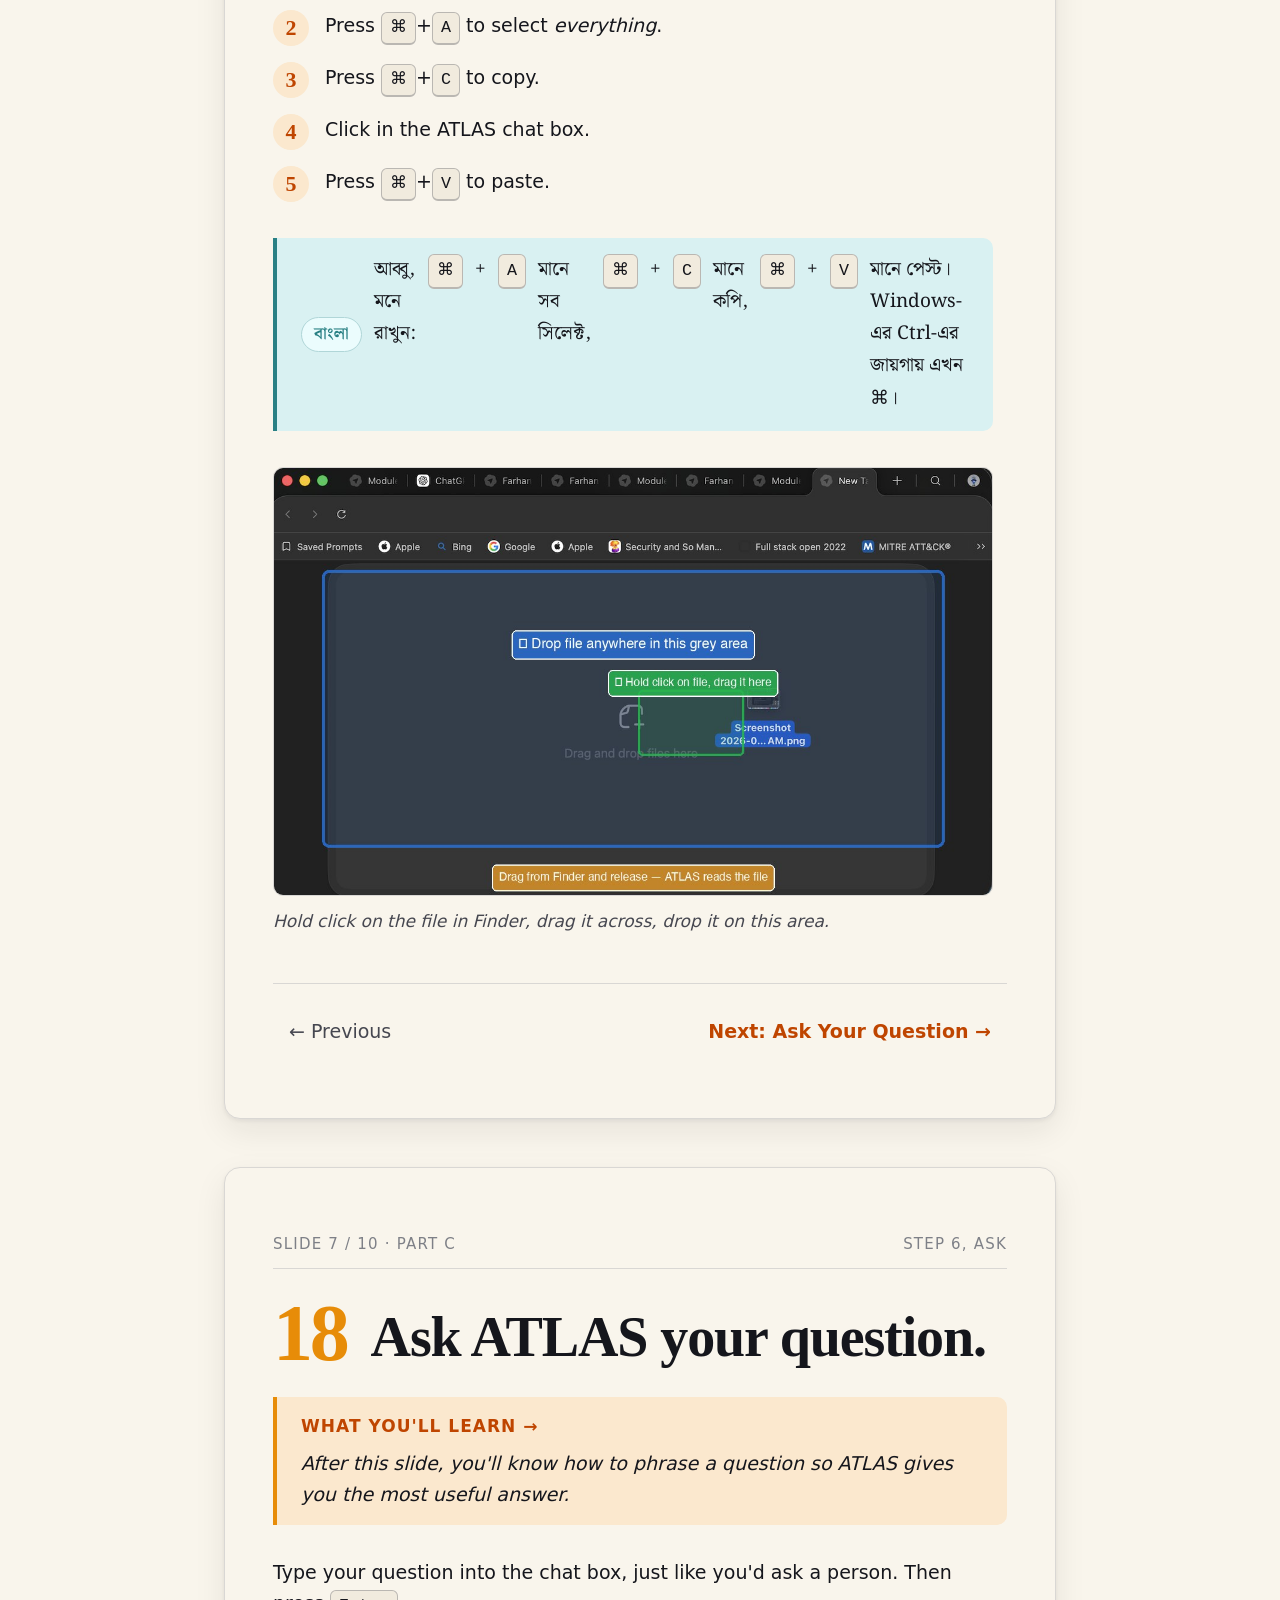
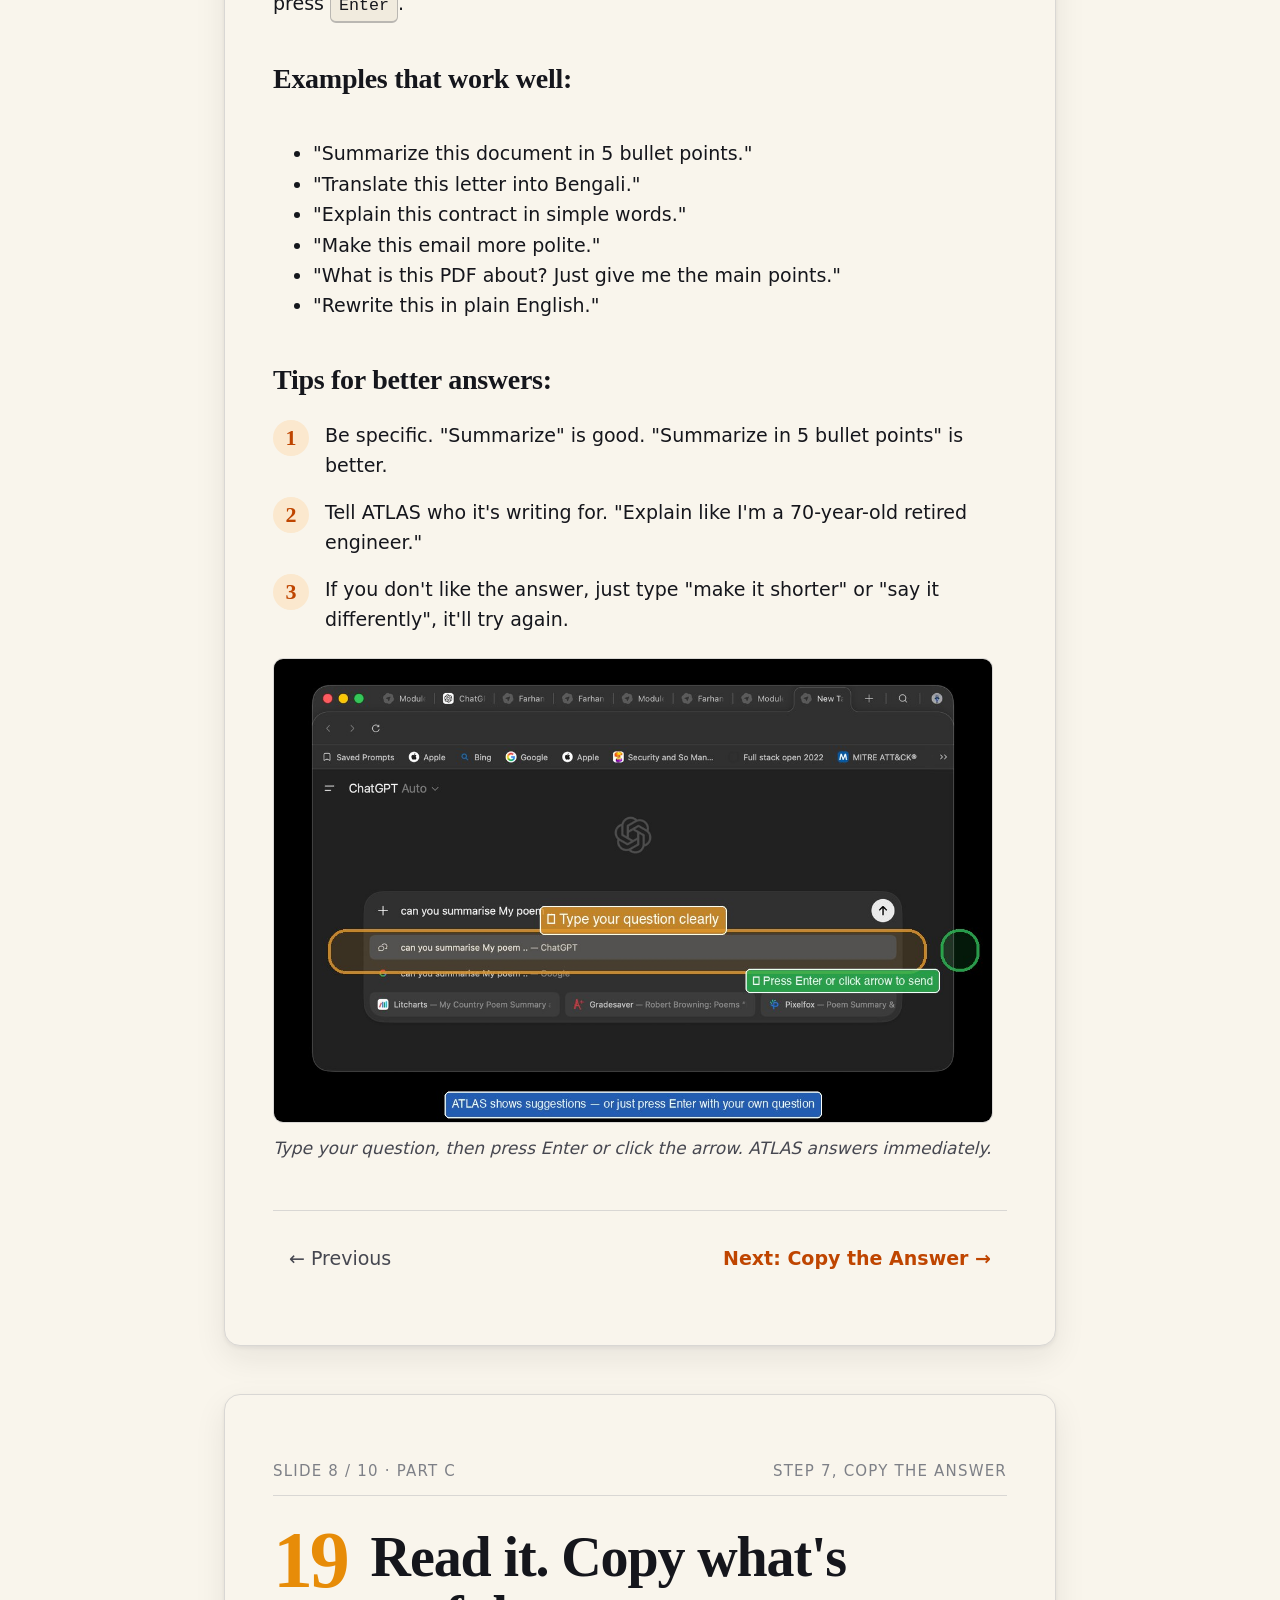
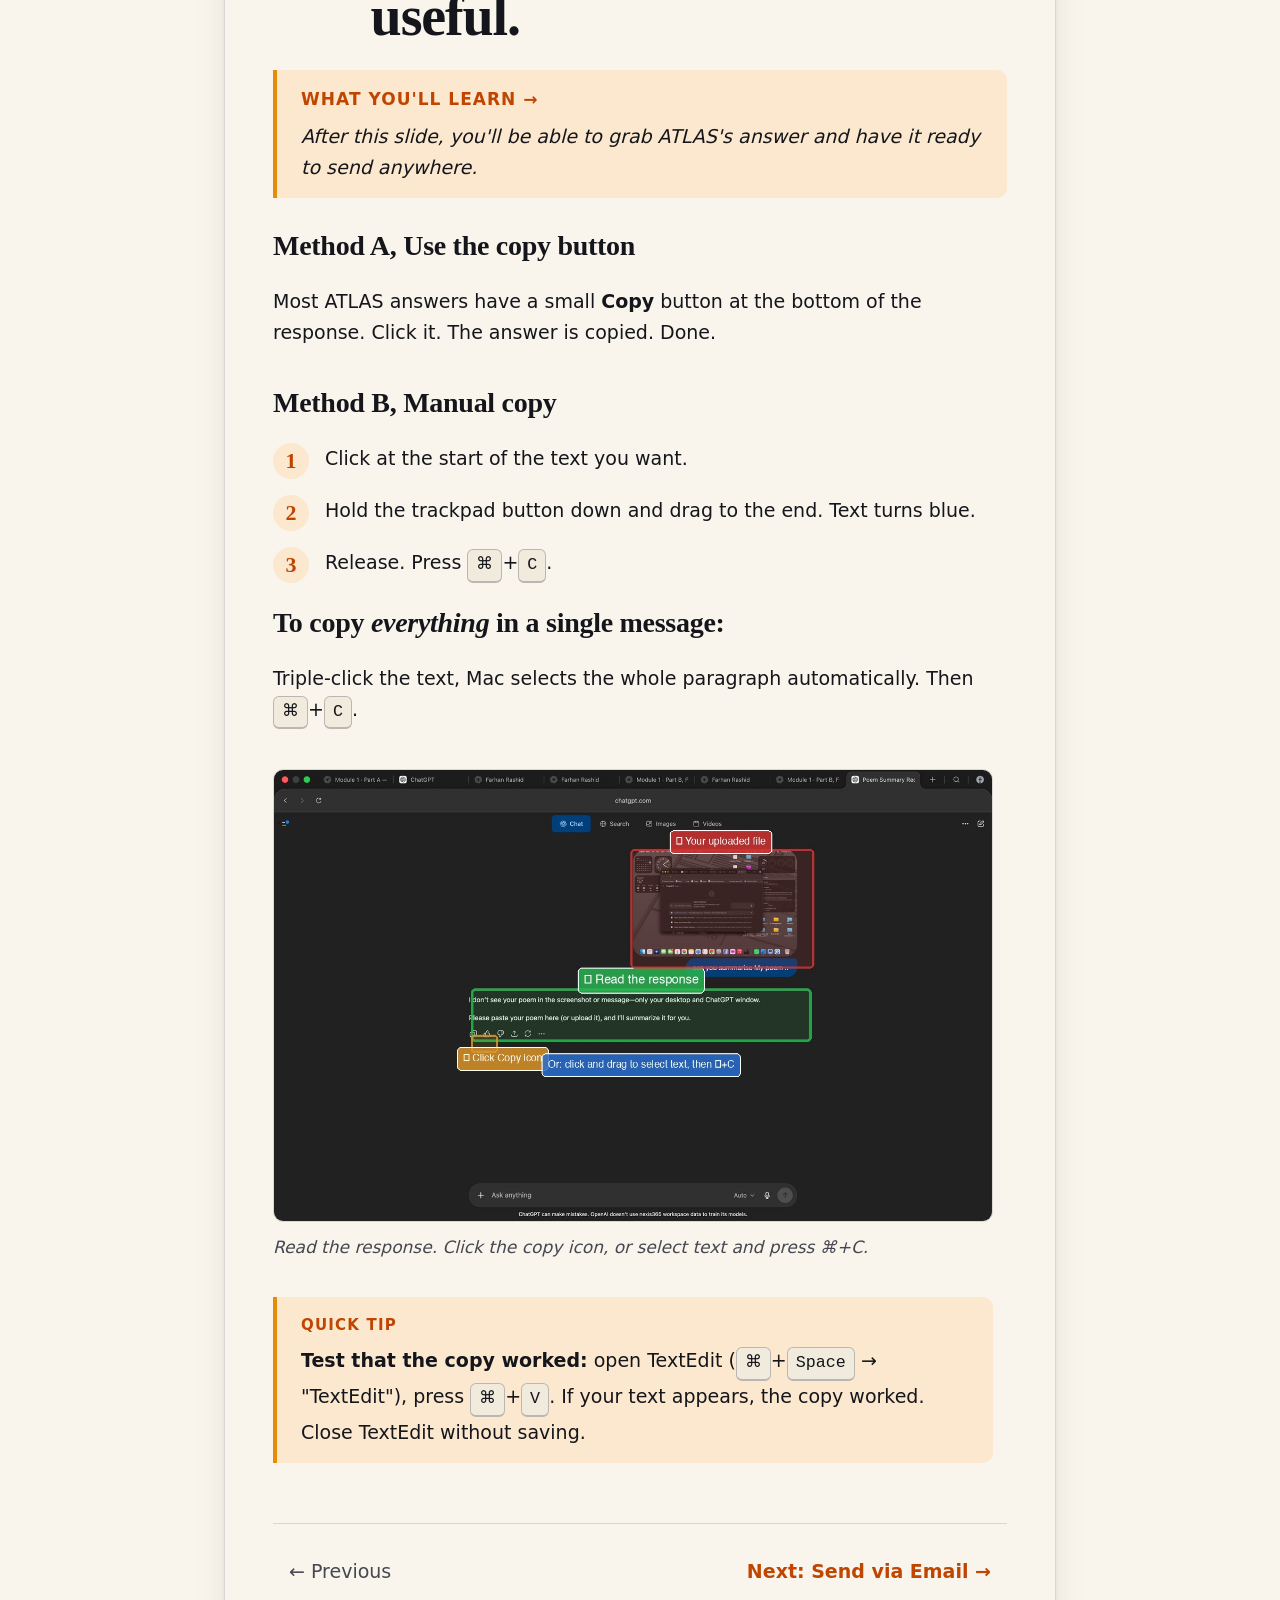
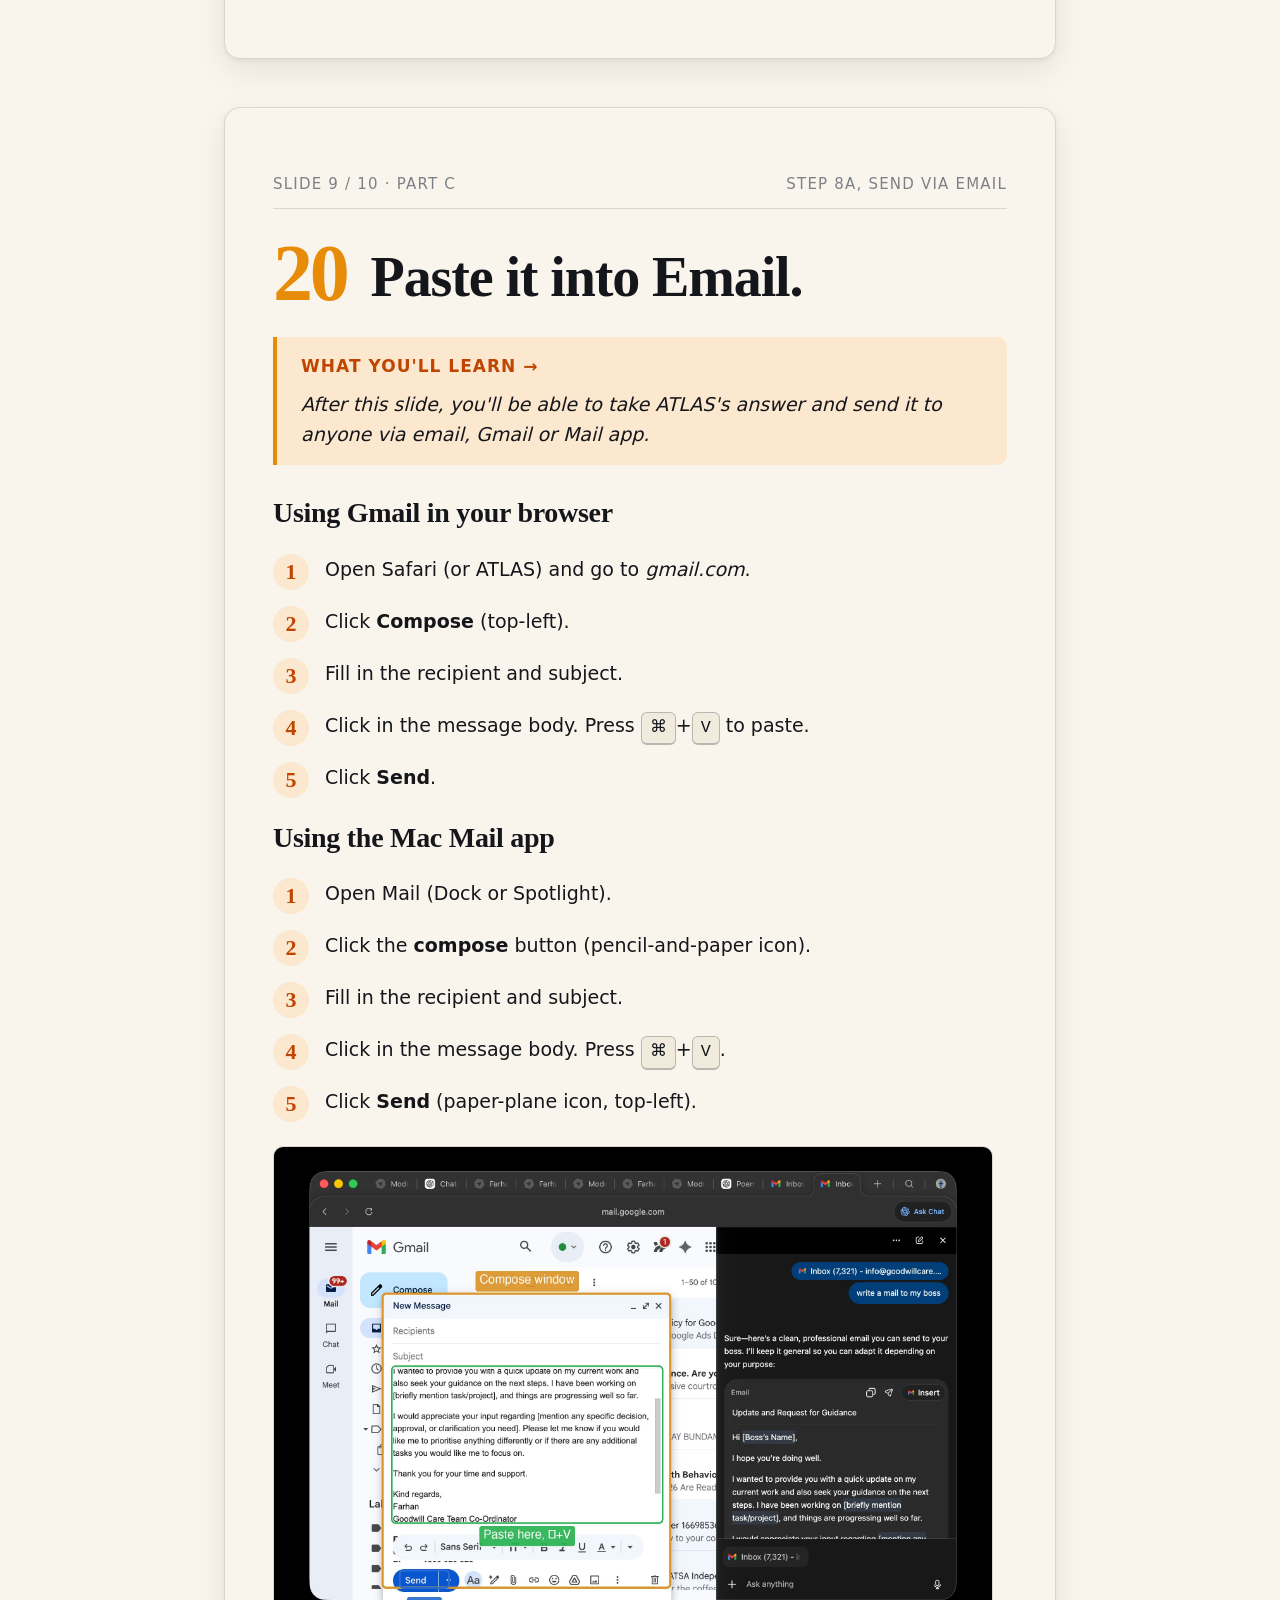
<file: module-1/03-workflow.html>
<!doctype html>
<html lang="en">
<head>
  <meta charset="utf-8">
  <meta name="viewport" content="width=device-width, initial-scale=1">
  <title>Module 1 · Part C, The Workflow: WhatsApp ↔ ATLAS ↔ Email</title>
  <link rel="stylesheet" href="../styles/tokens.css">
  <link rel="stylesheet" href="../styles/typography.css">
  <link rel="stylesheet" href="../styles/slides.css">
  <link rel="stylesheet" href="../styles/components.css">
  <link rel="stylesheet" href="../styles/print.css" media="print">
</head>
<body>
  <main class="page">
    <header class="toolbar">
      <a class="toolbar-brand" href="../index.html" data-role="home">← Abbu's Mac Guide</a>
      <div class="toolbar-controls">
        <button class="tool-btn" data-action="font-down">A−</button>
        <span class="tool-btn" data-role="font-label">100%</span>
        <button class="tool-btn" data-action="font-up">A+</button>
        <button class="tool-btn" data-action="toggle-bn" aria-pressed="true">বাংলা</button>
        <button class="tool-btn" data-action="print">⎙ PDF</button>
      </div>
    </header>

    <!-- Slide 1, The whole workflow, big picture -->
    <section class="slide">
      <div class="slide-header">
        <span class="slide-counter">1 / 10 · Part C</span>
        <span>The Big Picture</span>
      </div>

      <div class="slide-step">
        <span class="step-number">12</span>
        <h1 class="slide-title">The whole workflow, in one picture.</h1>
      </div>

      <p class="slide-outcome">
        After this slide, you'll see the full path: how a file or message moves
        from WhatsApp into ATLAS and back out to Email or WhatsApp.
      </p>

      <div class="slide-body">

        <div class="flow">
          <div class="flow-step">WhatsApp<br><span style="font-size: var(--text-sm); color: var(--ink-soft); font-weight: 400;">message arrives</span></div>
          <div class="flow-step">Save to Mac<br><span style="font-size: var(--text-sm); color: var(--ink-soft); font-weight: 400;">Downloads folder</span></div>
          <div class="flow-step">ATLAS<br><span style="font-size: var(--text-sm); color: var(--ink-soft); font-weight: 400;">paste &amp; ask</span></div>
          <div class="flow-step">Read answer<br><span style="font-size: var(--text-sm); color: var(--ink-soft); font-weight: 400;">copy what's useful</span></div>
          <div class="flow-step">Send back<br><span style="font-size: var(--text-sm); color: var(--ink-soft); font-weight: 400;">Email or WhatsApp</span></div>
        </div>

        <p>
          We'll go through each box, step by step, on the next slides.
          The whole loop takes about 2 minutes once you've done it twice.
        </p>

        <aside class="bn-pill" lang="bn">
          আব্বু, পুরো কাজটা পাঁচ ধাপে। WhatsApp থেকে ফাইল নিন, Mac-এ সেভ করুন, ATLAS-এ পেস্ট করুন, উত্তর পড়ুন, আবার পাঠান।
        </aside>

        <div class="tip">
          <strong>Don't try to memorize this.</strong> Read the slides, do it once
          with your son, and then it becomes automatic.
        </div>
      </div>

      <nav class="slide-nav">
        <a href="02-filesystem.html" rel="prev">← Part B</a>
        <a href="#slide-2" rel="next">Next: Open WhatsApp →</a>
      </nav>
    </section>

    <!-- Slide 2, Open WhatsApp -->
    <section class="slide" id="slide-2">
      <div class="slide-header">
        <span class="slide-counter">2 / 10 · Part C</span>
        <span>Step 1, WhatsApp</span>
      </div>

      <div class="slide-step">
        <span class="step-number">13</span>
        <h1 class="slide-title">Open WhatsApp on your Mac.</h1>
      </div>

      <p class="slide-outcome">
        After this slide, you'll be able to open WhatsApp two different ways —
        whichever feels easier.
      </p>

      <div class="slide-body">

        <h3>Option 1, From the Dock</h3>
        <p>
          Look at the icons at the bottom of your screen. Find the green WhatsApp
          phone icon. Click it once.
        </p>

        <h3>Option 2, Spotlight (faster)</h3>
        <ol class="steps">
          <li><div>Press <kbd>⌘</kbd>+<kbd>Space</kbd>.</div></li>
          <li><div>Type <em>WhatsApp</em>.</div></li>
          <li><div>Press <kbd>Enter</kbd>.</div></li>
        </ol>

        <figure id="M1-S13-IMG1">
          <img src="assets/M1-S13-IMG1.jpg" alt="WhatsApp on Mac showing chat list on left and messages on right" style="width:100%;border-radius:var(--radius-md);border:1px solid var(--rule);">
          <figcaption>WhatsApp on Mac: chat list on the left, messages on the right.</figcaption>
        </figure>

        <div class="tip">
          <strong>If WhatsApp isn't installed yet:</strong> open Safari (or ATLAS),
          go to <em>web.whatsapp.com</em>, and follow the QR-code instructions
          to link with your phone. Or download the app from the App Store.
        </div>
      </div>

      <nav class="slide-nav">
        <a href="#" rel="prev">← Previous</a>
        <a href="#slide-3" rel="next">Next: Save the File →</a>
      </nav>
    </section>

    <!-- Slide 3, Save file from WhatsApp (BENGALI critical) -->
    <section class="slide" id="slide-3">
      <div class="slide-header">
        <span class="slide-counter">3 / 10 · Part C</span>
        <span>Step 2, Save the File</span>
      </div>

      <div class="slide-step">
        <span class="step-number">14</span>
        <h1 class="slide-title">Save the file or photo to your Mac.</h1>
      </div>

      <p class="slide-outcome">
        After this slide, you'll be able to save anything someone sends you on
        WhatsApp, and know exactly where it went.
      </p>

      <div class="slide-body">

        <h3>For an image or photo:</h3>
        <ol class="steps">
          <li><div>Open the chat and find the photo.</div></li>
          <li><div><strong>Right-click</strong> on the photo (two-finger tap on the trackpad).</div></li>
          <li><div>Choose <strong>Save Image As…</strong> from the menu.</div></li>
          <li><div>A dialog opens. The default location is <strong>Downloads</strong>. Click <em>Save</em>.</div></li>
        </ol>

        <h3>For a document (PDF, Word, Excel):</h3>
        <ol class="steps">
          <li><div>Click the document message in the chat.</div></li>
          <li><div>Look for the <strong>download arrow</strong> ⬇ (top-right of the preview).</div></li>
          <li><div>Click it. The file saves to your <strong>Downloads</strong> folder.</div></li>
        </ol>

        <aside class="bn-pill" lang="bn">
          আব্বু, WhatsApp থেকে যা-ই সেভ করুন, সব সময় <strong>Downloads</strong> ফোল্ডারে যাবে। অন্য কোথাও খুঁজবেন না।
        </aside>

        <figure id="M1-S14-IMG1">
          <img src="assets/M1-S14-IMG1.jpg" alt="WhatsApp right-click context menu with Save to Downloads and Save as options highlighted" style="width:100%;border-radius:var(--radius-md);border:1px solid var(--rule);">
          <figcaption>Two-finger tap on any photo. Use "Save to Downloads" for quick save, or "Save as..." to choose the folder.</figcaption>
        </figure>

        <div class="recovery">
          <h4>Don't see "Save Image As…"?</h4>
          <p>You may have left-clicked instead of right-clicked. On the trackpad,
            tap with <em>two fingers</em> (not one) to right-click. Or hold
            <kbd>Ctrl</kbd> and click.</p>
        </div>
      </div>

      <nav class="slide-nav">
        <a href="#slide-2" rel="prev">← Previous</a>
        <a href="#slide-4" rel="next">Next: Confirm It Saved →</a>
      </nav>
    </section>

    <!-- Slide 4, Find the file in Downloads -->
    <section class="slide" id="slide-4">
      <div class="slide-header">
        <span class="slide-counter">4 / 10 · Part C</span>
        <span>Step 3, Confirm It Saved</span>
      </div>

      <div class="slide-step">
        <span class="step-number">15</span>
        <h1 class="slide-title">Find the file you just saved.</h1>
      </div>

      <p class="slide-outcome">
        After this slide, you'll be able to confirm in 5 seconds that any file
        you saved actually arrived where you expected.
      </p>

      <div class="slide-body">

        <ol class="steps">
          <li><div>Open Finder (smiley icon in Dock).</div></li>
          <li><div>Click <strong>Downloads</strong> in the left sidebar.</div></li>
          <li><div>Your file is at the top, most recent files appear first.</div></li>
          <li>
            <div>
              <strong>Quick Look check:</strong> click the file once, press
              <kbd>Space</kbd>, peek inside, press <kbd>Space</kbd> again to close.
              Now you know it's the right file.
            </div>
          </li>
        </ol>

        <figure id="M1-S15-IMG1">
          <img src="assets/M1-S15-IMG1.jpg" alt="Downloads folder with file selected and path shown at bottom" style="width:100%;border-radius:var(--radius-md);border:1px solid var(--rule);">
          <figcaption>One click selects a file. The path at the bottom shows exactly where it lives.</figcaption>
        </figure>

        <div class="success">
          The file is now on your Mac. You can do anything you want with it —
          send it to ATLAS, attach it to email, move it to Documents.
        </div>
      </div>

      <nav class="slide-nav">
        <a href="#slide-3" rel="prev">← Previous</a>
        <a href="#slide-5" rel="next">Next: Open ATLAS →</a>
      </nav>
    </section>

    <!-- Slide 5, Open ATLAS -->
    <section class="slide" id="slide-5">
      <div class="slide-header">
        <span class="slide-counter">5 / 10 · Part C</span>
        <span>Step 4, ATLAS</span>
      </div>

      <div class="slide-step">
        <span class="step-number">16</span>
        <h1 class="slide-title">Open ATLAS, your AI browser.</h1>
      </div>

      <p class="slide-outcome">
        After this slide, you'll have ATLAS ready to receive your file or question.
      </p>

      <div class="slide-body">

        <p>
          ATLAS is a web browser built around ChatGPT. It looks like any other browser,
          but you can ask it questions directly and it answers, using AI.
        </p>

        <h3>To open ATLAS:</h3>
        <ol class="steps">
          <li><div>Find the ATLAS icon in your Dock, click it.</div></li>
          <li>
            <div>
              <strong>Or:</strong> press <kbd>⌘</kbd>+<kbd>Space</kbd>,
              type <em>ATLAS</em>, press <kbd>Enter</kbd>.
            </div>
          </li>
        </ol>

        <figure id="M1-S16-IMG1">
          <img src="assets/M1-S16-IMG1.jpg" alt="ATLAS ChatGPT browser open with chat input box visible" style="width:100%;border-radius:var(--radius-md);border:1px solid var(--rule);">
          <figcaption>ATLAS open. Click + to attach a file, or type your question directly.</figcaption>
        </figure>

        <div class="tip">
          <strong>What if I want to use a different AI?</strong>
          You can also use Claude (claude.ai) or Gemini (gemini.google.com)
          inside ATLAS, they're all websites. Just type the address into ATLAS.
        </div>
      </div>

      <nav class="slide-nav">
        <a href="#slide-4" rel="prev">← Previous</a>
        <a href="#slide-6" rel="next">Next: Send Your File →</a>
      </nav>
    </section>

    <!-- Slide 6, Two ways to send to ATLAS -->
    <section class="slide" id="slide-6">
      <div class="slide-header">
        <span class="slide-counter">6 / 10 · Part C</span>
        <span>Step 5, Send to ATLAS</span>
      </div>

      <div class="slide-step">
        <span class="step-number">17</span>
        <h1 class="slide-title">Two ways to send your file to ATLAS.</h1>
      </div>

      <p class="slide-outcome">
        After this slide, you'll know how to give ATLAS either a file or text —
        whichever fits the moment.
      </p>

      <div class="slide-body">

        <h3>Method A, Drag the file in</h3>
        <p>This works for PDFs, Word docs, photos.</p>
        <ol class="steps">
          <li><div>Open Finder → Downloads. Find your file.</div></li>
          <li><div>Click and <strong>hold</strong> the file. Drag it across the screen.</div></li>
          <li><div>Drop it onto the ATLAS chat box.</div></li>
          <li><div>Wait a moment, ATLAS shows the file uploaded.</div></li>
        </ol>

        <h3 style="margin-top: var(--space-6);">Method B, Copy and paste the text</h3>
        <p>This works when the file is text or when you only want to share part of it.</p>
        <ol class="steps">
          <li><div>Open the file (double-click it in Finder).</div></li>
          <li><div>Press <kbd>⌘</kbd>+<kbd>A</kbd> to select <em>everything</em>.</div></li>
          <li><div>Press <kbd>⌘</kbd>+<kbd>C</kbd> to copy.</div></li>
          <li><div>Click in the ATLAS chat box.</div></li>
          <li><div>Press <kbd>⌘</kbd>+<kbd>V</kbd> to paste.</div></li>
        </ol>

        <aside class="bn-pill" lang="bn">
          আব্বু, মনে রাখুন: <kbd>⌘</kbd>+<kbd>A</kbd> মানে সব সিলেক্ট, <kbd>⌘</kbd>+<kbd>C</kbd> মানে কপি, <kbd>⌘</kbd>+<kbd>V</kbd> মানে পেস্ট। Windows-এর Ctrl-এর জায়গায় এখন ⌘।
        </aside>

        <figure id="M1-S17-IMG1">
          <img src="assets/M1-S17-IMG1.jpg" alt="ATLAS file upload area with drag and drop in progress" style="width:100%;border-radius:var(--radius-md);border:1px solid var(--rule);">
          <figcaption>Hold click on the file in Finder, drag it across, drop it on this area.</figcaption>
        </figure>
      </div>

      <nav class="slide-nav">
        <a href="#slide-5" rel="prev">← Previous</a>
        <a href="#slide-7" rel="next">Next: Ask Your Question →</a>
      </nav>
    </section>

    <!-- Slide 7, Ask the question -->
    <section class="slide" id="slide-7">
      <div class="slide-header">
        <span class="slide-counter">7 / 10 · Part C</span>
        <span>Step 6, Ask</span>
      </div>

      <div class="slide-step">
        <span class="step-number">18</span>
        <h1 class="slide-title">Ask ATLAS your question.</h1>
      </div>

      <p class="slide-outcome">
        After this slide, you'll know how to phrase a question so ATLAS gives
        you the most useful answer.
      </p>

      <div class="slide-body">

        <p>
          Type your question into the chat box, just like you'd ask a person.
          Then press <kbd>Enter</kbd>.
        </p>

        <h3>Examples that work well:</h3>

        <ul>
          <li>"Summarize this document in 5 bullet points."</li>
          <li>"Translate this letter into Bengali."</li>
          <li>"Explain this contract in simple words."</li>
          <li>"Make this email more polite."</li>
          <li>"What is this PDF about? Just give me the main points."</li>
          <li>"Rewrite this in plain English."</li>
        </ul>

        <h3>Tips for better answers:</h3>
        <ol class="steps">
          <li><div>Be specific. "Summarize" is good. "Summarize in 5 bullet points" is better.</div></li>
          <li><div>Tell ATLAS who it's writing for. "Explain like I'm a 70-year-old retired engineer."</div></li>
          <li><div>If you don't like the answer, just type "make it shorter" or "say it differently", it'll try again.</div></li>
        </ol>

        <figure id="M1-S18-IMG1">
          <img src="assets/M1-S18-IMG1.jpg" alt="ATLAS with question typed and send button visible" style="width:100%;border-radius:var(--radius-md);border:1px solid var(--rule);">
          <figcaption>Type your question, then press Enter or click the arrow. ATLAS answers immediately.</figcaption>
        </figure>
      </div>

      <nav class="slide-nav">
        <a href="#slide-6" rel="prev">← Previous</a>
        <a href="#slide-8" rel="next">Next: Copy the Answer →</a>
      </nav>
    </section>

    <!-- Slide 8, Read & copy the response -->
    <section class="slide" id="slide-8">
      <div class="slide-header">
        <span class="slide-counter">8 / 10 · Part C</span>
        <span>Step 7, Copy the Answer</span>
      </div>

      <div class="slide-step">
        <span class="step-number">19</span>
        <h1 class="slide-title">Read it. Copy what's useful.</h1>
      </div>

      <p class="slide-outcome">
        After this slide, you'll be able to grab ATLAS's answer and have it
        ready to send anywhere.
      </p>

      <div class="slide-body">

        <h3>Method A, Use the copy button</h3>
        <p>
          Most ATLAS answers have a small <strong>Copy</strong> button at the
          bottom of the response. Click it. The answer is copied. Done.
        </p>

        <h3>Method B, Manual copy</h3>
        <ol class="steps">
          <li><div>Click at the start of the text you want.</div></li>
          <li><div>Hold the trackpad button down and drag to the end. Text turns blue.</div></li>
          <li><div>Release. Press <kbd>⌘</kbd>+<kbd>C</kbd>.</div></li>
        </ol>

        <h3>To copy <em>everything</em> in a single message:</h3>
        <p>Triple-click the text, Mac selects the whole paragraph automatically.
          Then <kbd>⌘</kbd>+<kbd>C</kbd>.</p>

        <figure id="M1-S19-IMG1">
          <img src="assets/M1-S19-IMG1.jpg" alt="ChatGPT response with copy button and action icons visible" style="width:100%;border-radius:var(--radius-md);border:1px solid var(--rule);">
          <figcaption>Read the response. Click the copy icon, or select text and press ⌘+C.</figcaption>
        </figure>

        <div class="tip">
          <strong>Test that the copy worked:</strong> open TextEdit
          (<kbd>⌘</kbd>+<kbd>Space</kbd> → "TextEdit"), press <kbd>⌘</kbd>+<kbd>V</kbd>.
          If your text appears, the copy worked. Close TextEdit without saving.
        </div>
      </div>

      <nav class="slide-nav">
        <a href="#slide-7" rel="prev">← Previous</a>
        <a href="#slide-9" rel="next">Next: Send via Email →</a>
      </nav>
    </section>

    <!-- Slide 9, Send via Email -->
    <section class="slide" id="slide-9">
      <div class="slide-header">
        <span class="slide-counter">9 / 10 · Part C</span>
        <span>Step 8a, Send via Email</span>
      </div>

      <div class="slide-step">
        <span class="step-number">20</span>
        <h1 class="slide-title">Paste it into Email.</h1>
      </div>

      <p class="slide-outcome">
        After this slide, you'll be able to take ATLAS's answer and send it
        to anyone via email, Gmail or Mail app.
      </p>

      <div class="slide-body">

        <h3>Using Gmail in your browser</h3>
        <ol class="steps">
          <li><div>Open Safari (or ATLAS) and go to <em>gmail.com</em>.</div></li>
          <li><div>Click <strong>Compose</strong> (top-left).</div></li>
          <li><div>Fill in the recipient and subject.</div></li>
          <li><div>Click in the message body. Press <kbd>⌘</kbd>+<kbd>V</kbd> to paste.</div></li>
          <li><div>Click <strong>Send</strong>.</div></li>
        </ol>

        <h3>Using the Mac Mail app</h3>
        <ol class="steps">
          <li><div>Open Mail (Dock or Spotlight).</div></li>
          <li><div>Click the <strong>compose</strong> button (pencil-and-paper icon).</div></li>
          <li><div>Fill in the recipient and subject.</div></li>
          <li><div>Click in the message body. Press <kbd>⌘</kbd>+<kbd>V</kbd>.</div></li>
          <li><div>Click <strong>Send</strong> (paper-plane icon, top-left).</div></li>
        </ol>

        <figure id="M1-S20-IMG1">
          <img src="assets/M1-S20-IMG1.jpg" alt="Gmail compose window with pasted ATLAS reply in the body, Send button highlighted." style="width:100%;border-radius:var(--radius-md);border:1px solid var(--rule);">
          <figcaption>Compose window open, paste with ⌘+V into the body, then Send.</figcaption>
        </figure>

        <div class="tip">
          <strong>Want to attach the original file too?</strong> Drag the file
          from Finder Downloads directly into the email body. It attaches automatically.
        </div>
      </div>

      <nav class="slide-nav">
        <a href="#slide-8" rel="prev">← Previous</a>
        <a href="#slide-10" rel="next">Next: Send via WhatsApp →</a>
      </nav>
    </section>

    <!-- Slide 10, Send via WhatsApp -->
    <section class="slide" id="slide-10">
      <div class="slide-header">
        <span class="slide-counter">10 / 10 · Part C</span>
        <span>Step 8b, Send via WhatsApp</span>
      </div>

      <div class="slide-step">
        <span class="step-number">21</span>
        <h1 class="slide-title">Or paste it into WhatsApp.</h1>
      </div>

      <p class="slide-outcome">
        After this slide, you'll be able to send ATLAS's answer back to anyone
        on WhatsApp, closing the loop.
      </p>

      <div class="slide-body">

        <ol class="steps">
          <li><div>Open WhatsApp (Dock or Spotlight).</div></li>
          <li><div>Click the chat where you want to send.</div></li>
          <li><div>Click in the message box at the bottom.</div></li>
          <li><div>Press <kbd>⌘</kbd>+<kbd>V</kbd> to paste.</div></li>
          <li><div>Press <kbd>Enter</kbd> (or click the send arrow ➤).</div></li>
        </ol>

        <figure id="M1-S21-IMG1">
          <img src="assets/M1-S21-IMG1.jpg" alt="WhatsApp on Mac showing the pasted ATLAS reply ready to send to the contact." style="width:100%;border-radius:var(--radius-md);border:1px solid var(--rule);">
          <figcaption>WhatsApp chat with the pasted reply, green Send button on the right.</figcaption>
        </figure>

        <h3>Want to send the original file along with the message?</h3>
        <ol class="steps">
          <li><div>In WhatsApp, click the <strong>+</strong> or <strong>📎</strong> icon next to the message box.</div></li>
          <li><div>Choose <strong>Document</strong> (or <em>Photo</em> for an image).</div></li>
          <li><div>Pick the file from Downloads. Click <em>Open</em>.</div></li>
          <li><div>Add a caption if you want. Press <kbd>Enter</kbd> to send.</div></li>
        </ol>

        <aside class="bn-pill" lang="bn">
          আব্বু, <kbd>⌘</kbd>+<kbd>V</kbd> দিয়ে পেস্ট করুন, তারপর Enter চাপুন। পাঠানো হয়ে যাবে।
        </aside>

        <div class="success">
          You've completed the full loop: WhatsApp → Mac → ATLAS → Mac →
          back to WhatsApp or Email. This is the daily workflow.
        </div>
      </div>

      <nav class="slide-nav">
        <a href="#slide-9" rel="prev">← Previous</a>
        <a href="04-recovery.html" rel="next">Next: Part D, Recovery →</a>
      </nav>
    </section>

  </main>

  <script src="../scripts/ui.js"></script>
  <script src="../scripts/nav.js"></script>
</body>
</html>
</file>
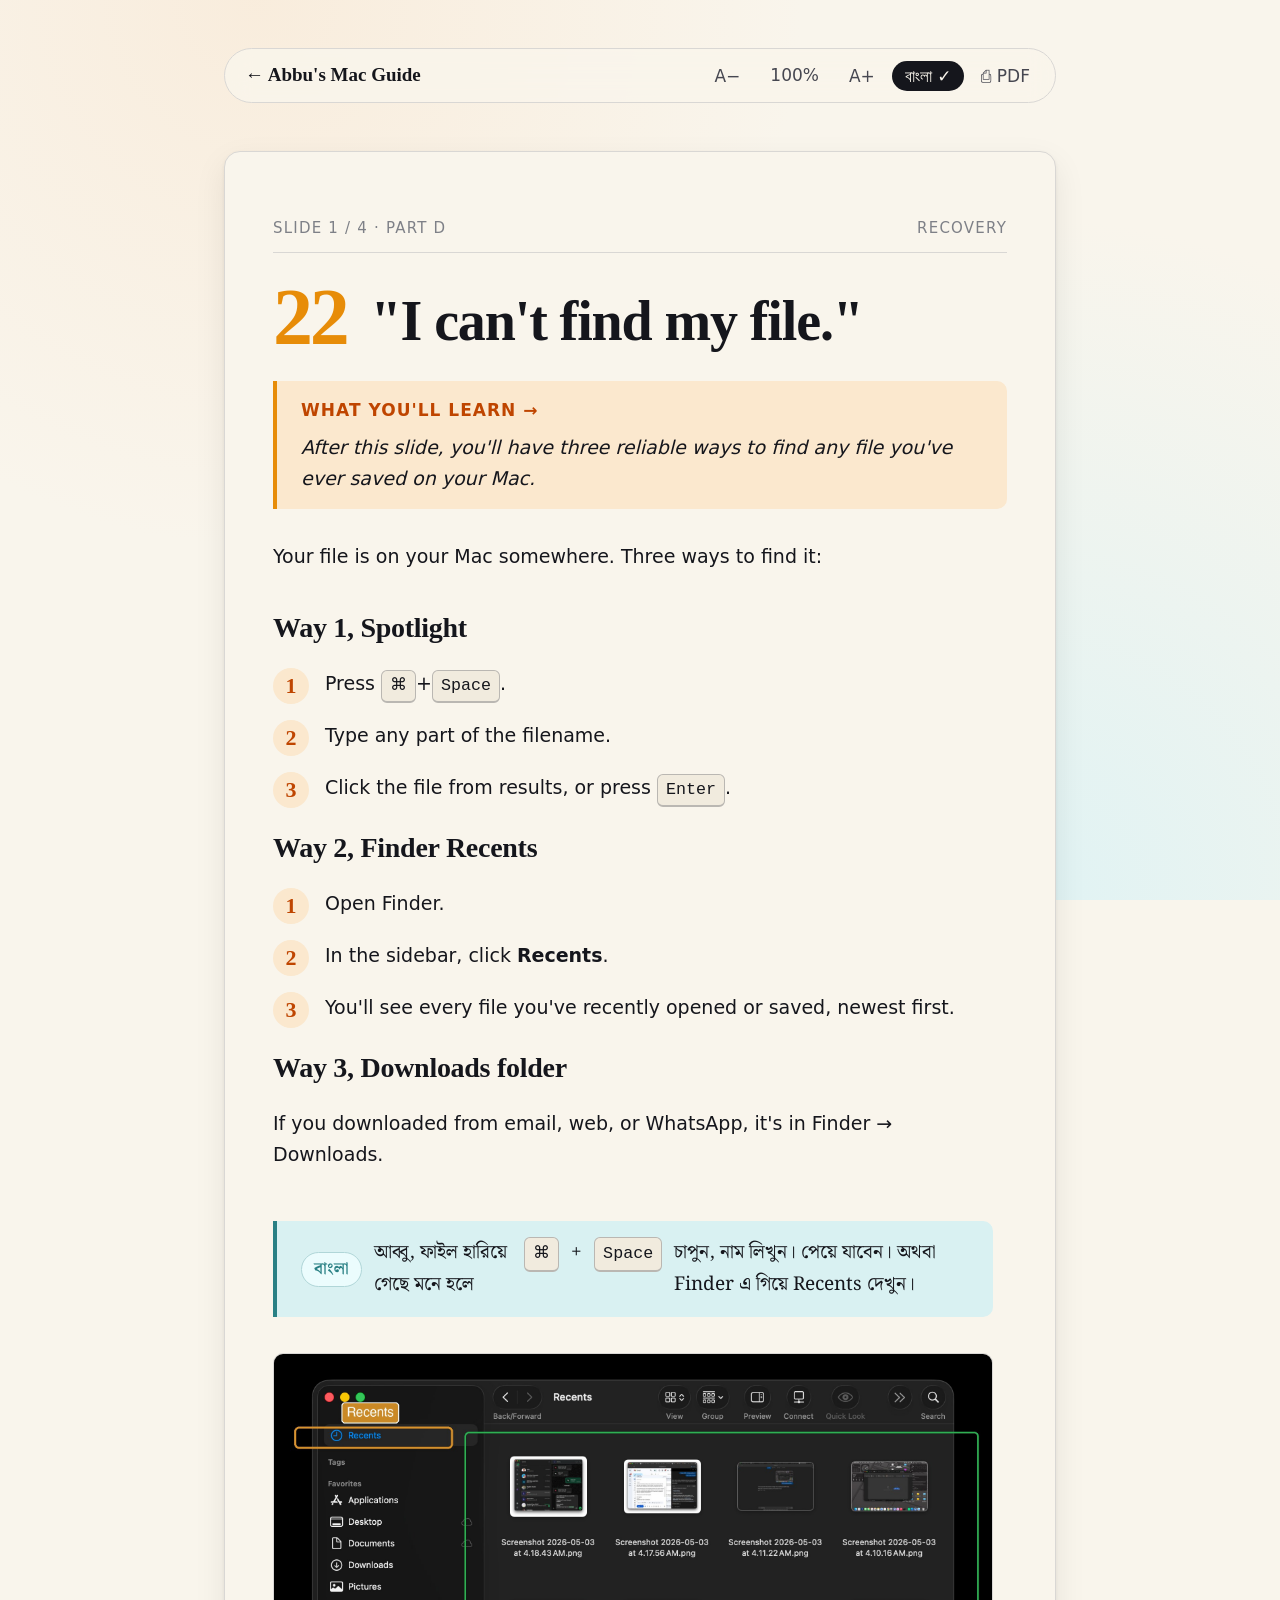
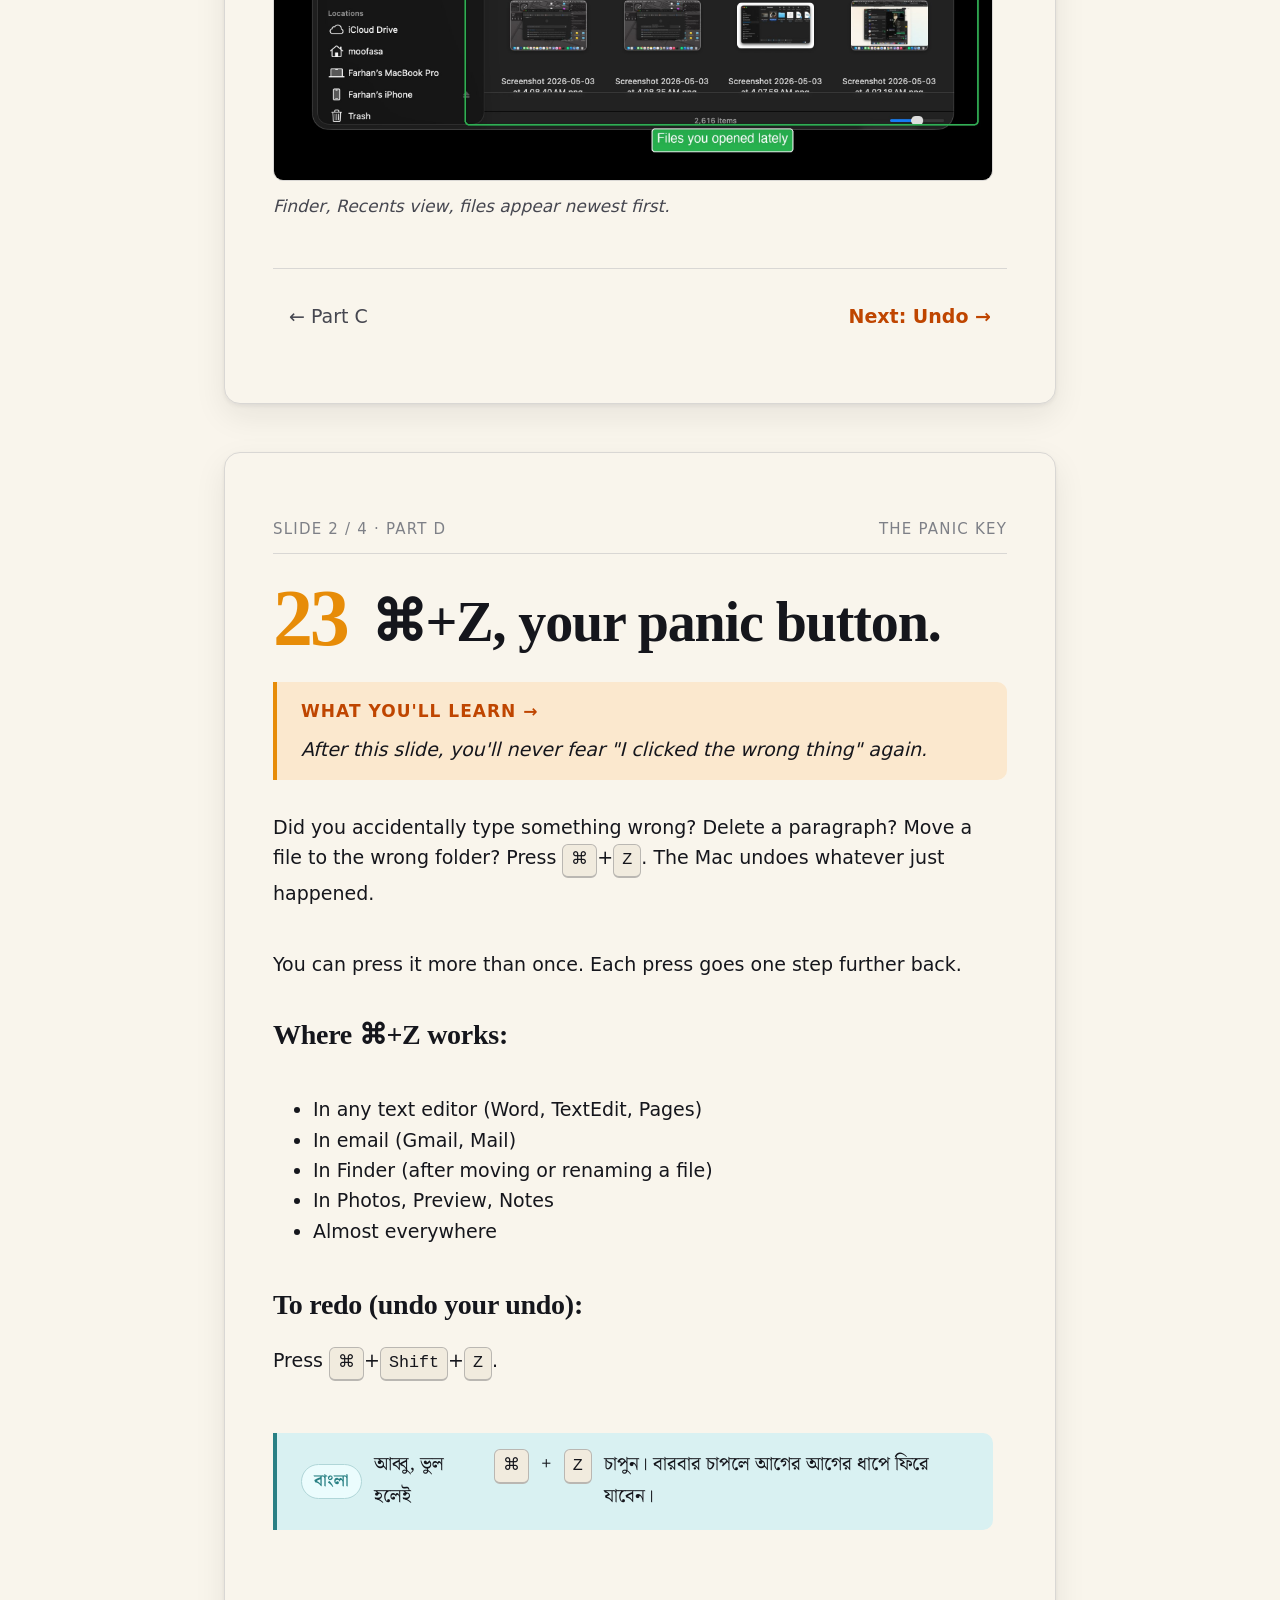
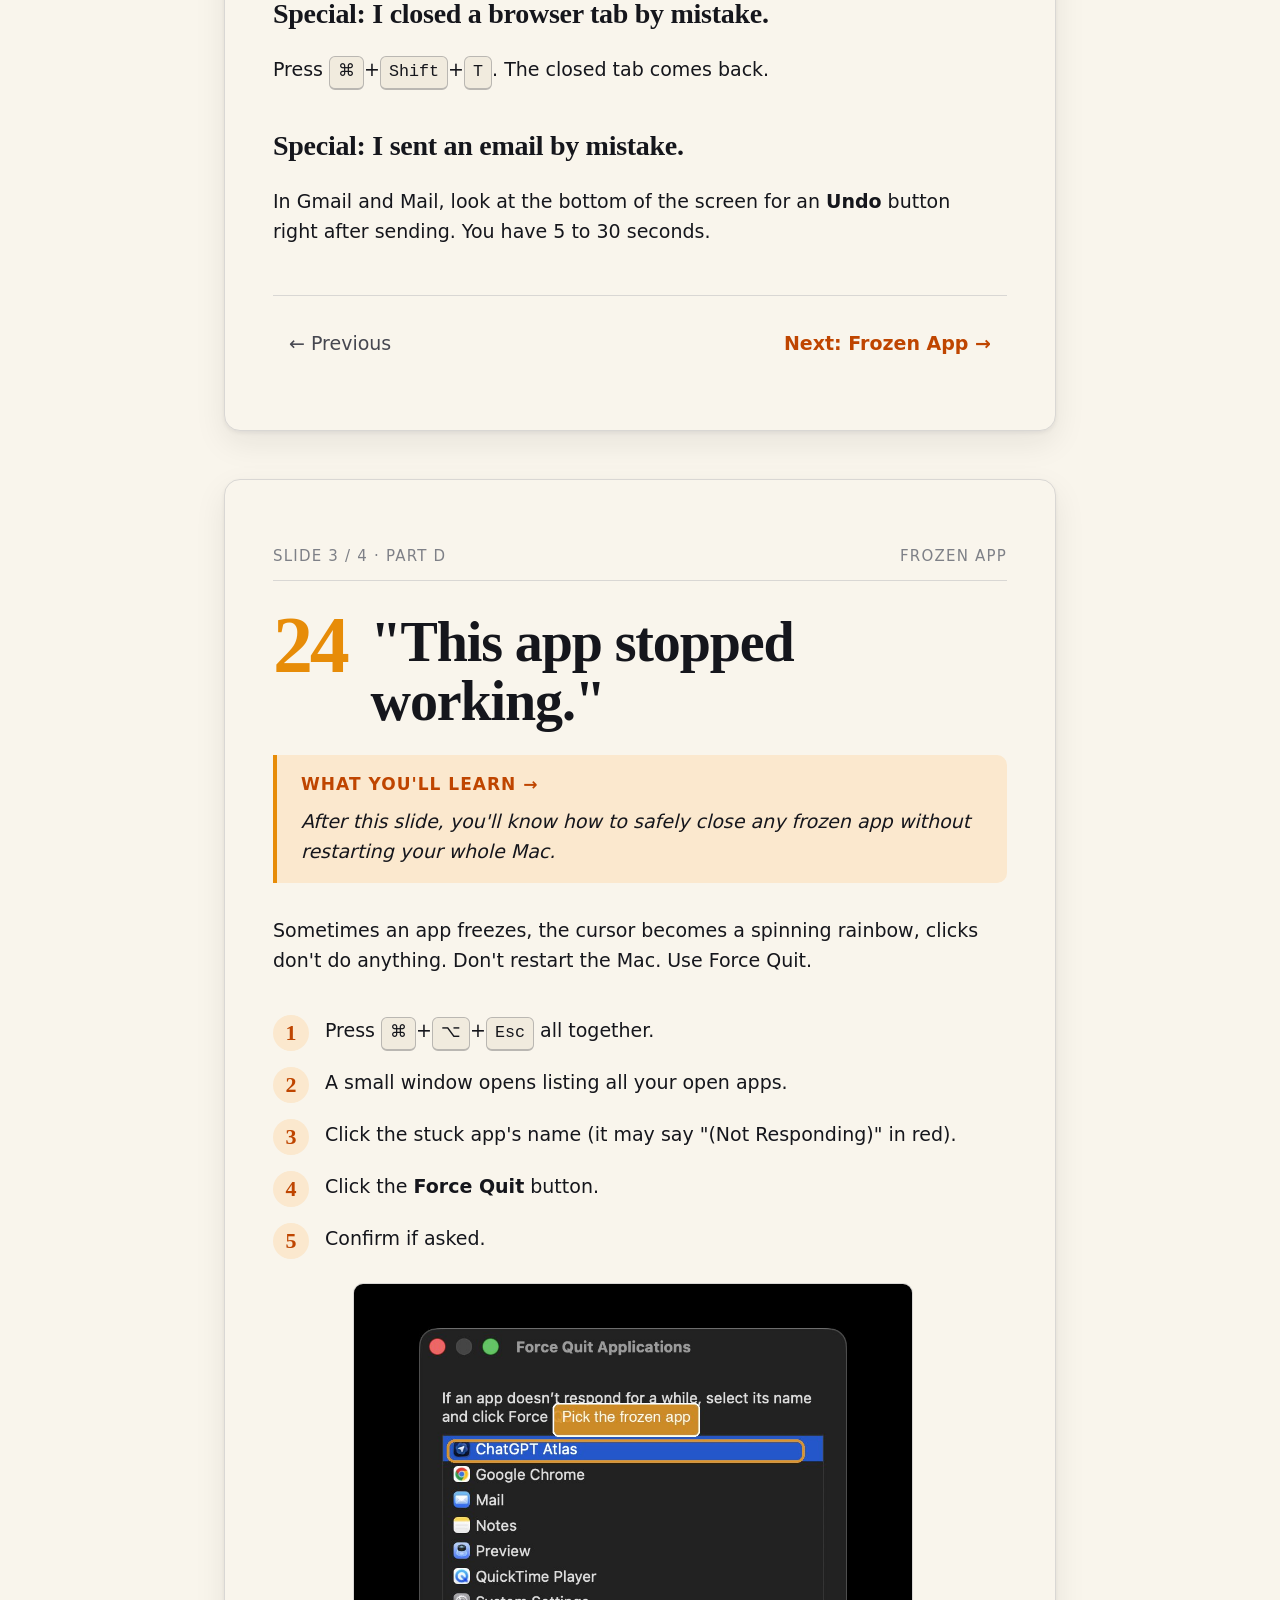
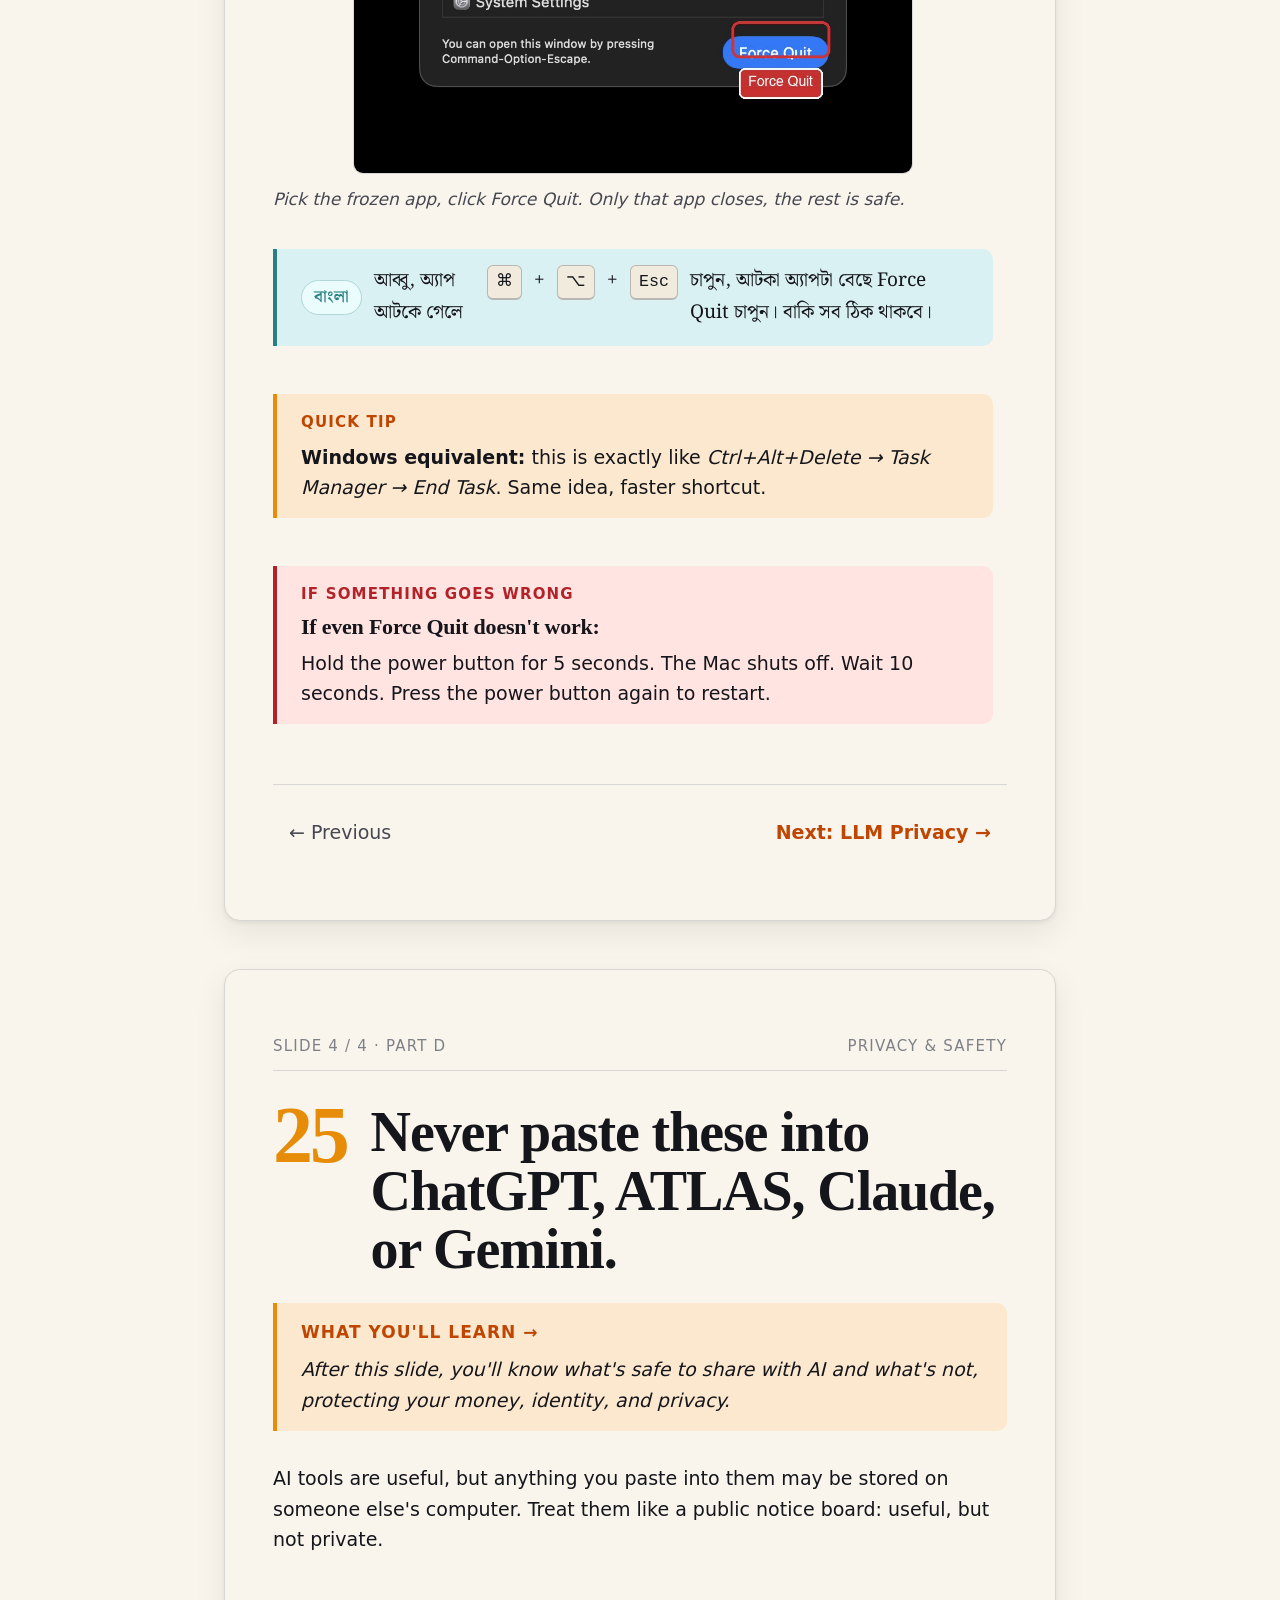
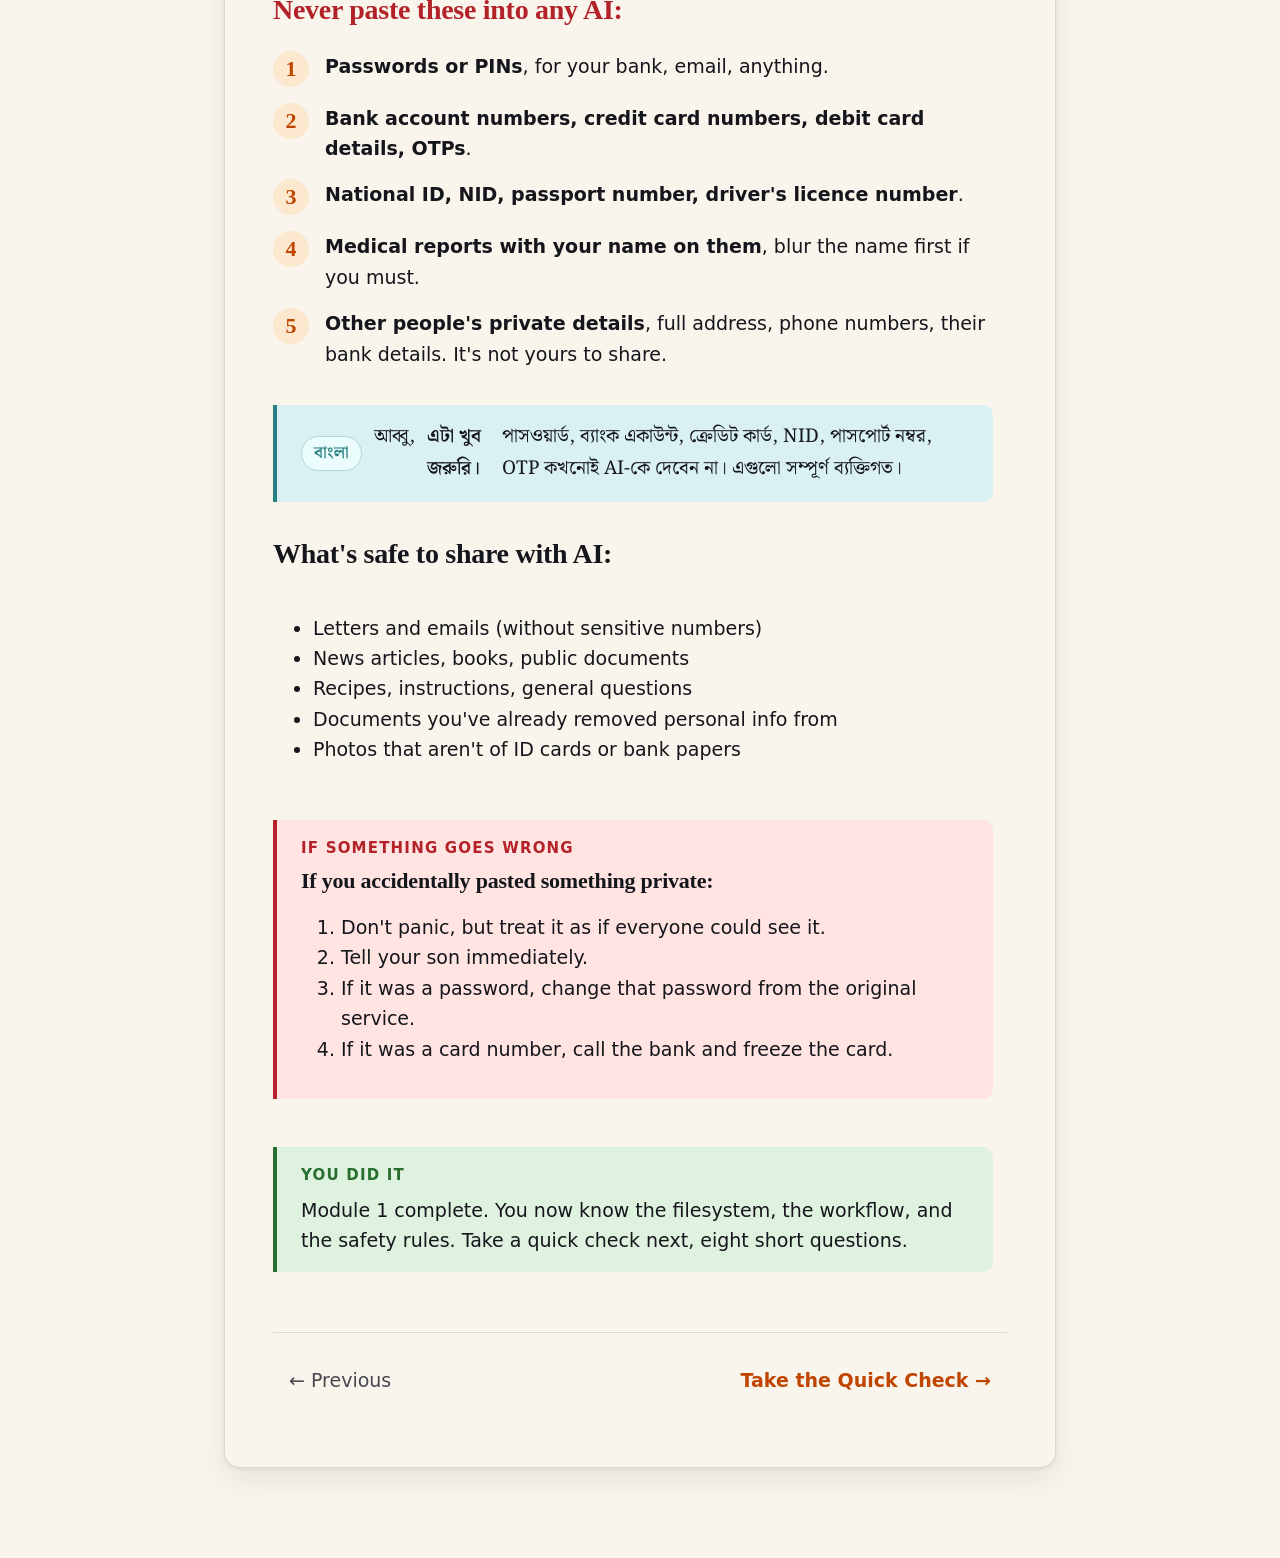
<file: module-1/04-recovery.html>
<!doctype html>
<html lang="en">
<head>
  <meta charset="utf-8">
  <meta name="viewport" content="width=device-width, initial-scale=1">
  <title>Module 1 · Part D, Recovery &amp; Safety</title>
  <link rel="stylesheet" href="../styles/tokens.css">
  <link rel="stylesheet" href="../styles/typography.css">
  <link rel="stylesheet" href="../styles/slides.css">
  <link rel="stylesheet" href="../styles/components.css">
  <link rel="stylesheet" href="../styles/print.css" media="print">
</head>
<body>
  <main class="page">
    <header class="toolbar">
      <a class="toolbar-brand" href="../index.html" data-role="home">← Abbu's Mac Guide</a>
      <div class="toolbar-controls">
        <button class="tool-btn" data-action="font-down">A−</button>
        <span class="tool-btn" data-role="font-label">100%</span>
        <button class="tool-btn" data-action="font-up">A+</button>
        <button class="tool-btn" data-action="toggle-bn" aria-pressed="true">বাংলা</button>
        <button class="tool-btn" data-action="print">⎙ PDF</button>
      </div>
    </header>

    <!-- Slide 1, Lost file -->
    <section class="slide">
      <div class="slide-header">
        <span class="slide-counter">1 / 4 · Part D</span>
        <span>Recovery</span>
      </div>

      <div class="slide-step">
        <span class="step-number">22</span>
        <h1 class="slide-title">"I can't find my file."</h1>
      </div>

      <p class="slide-outcome">
        After this slide, you'll have three reliable ways to find any file
        you've ever saved on your Mac.
      </p>

      <div class="slide-body">

        <p>Your file is on your Mac somewhere. Three ways to find it:</p>

        <h3>Way 1, Spotlight</h3>
        <ol class="steps">
          <li><div>Press <kbd>⌘</kbd>+<kbd>Space</kbd>.</div></li>
          <li><div>Type any part of the filename.</div></li>
          <li><div>Click the file from results, or press <kbd>Enter</kbd>.</div></li>
        </ol>

        <h3>Way 2, Finder Recents</h3>
        <ol class="steps">
          <li><div>Open Finder.</div></li>
          <li><div>In the sidebar, click <strong>Recents</strong>.</div></li>
          <li><div>You'll see every file you've recently opened or saved, newest first.</div></li>
        </ol>

        <h3>Way 3, Downloads folder</h3>
        <p>If you downloaded from email, web, or WhatsApp, it's in Finder → Downloads.</p>

        <aside class="bn-pill" lang="bn">
          আব্বু, ফাইল হারিয়ে গেছে মনে হলে <kbd>⌘</kbd>+<kbd>Space</kbd> চাপুন, নাম লিখুন। পেয়ে যাবেন। অথবা Finder এ গিয়ে Recents দেখুন।
        </aside>

        <figure id="M1-S22-IMG1">
          <img src="assets/M1-S22-IMG1.jpg" alt="Finder window with Recents selected in the sidebar, showing a grid of files opened recently." style="width:100%;border-radius:var(--radius-md);border:1px solid var(--rule);">
          <figcaption>Finder, Recents view, files appear newest first.</figcaption>
        </figure>
      </div>

      <nav class="slide-nav">
        <a href="03-workflow.html" rel="prev">← Part C</a>
        <a href="#slide-2" rel="next">Next: Undo →</a>
      </nav>
    </section>

    <!-- Slide 2, Undo (the panic key) -->
    <section class="slide" id="slide-2">
      <div class="slide-header">
        <span class="slide-counter">2 / 4 · Part D</span>
        <span>The Panic Key</span>
      </div>

      <div class="slide-step">
        <span class="step-number">23</span>
        <h1 class="slide-title">⌘+Z, your panic button.</h1>
      </div>

      <p class="slide-outcome">
        After this slide, you'll never fear "I clicked the wrong thing" again.
      </p>

      <div class="slide-body">

        <p>
          Did you accidentally type something wrong? Delete a paragraph?
          Move a file to the wrong folder? Press <kbd>⌘</kbd>+<kbd>Z</kbd>.
          The Mac undoes whatever just happened.
        </p>

        <p>
          You can press it more than once. Each press goes one step further back.
        </p>

        <h3>Where ⌘+Z works:</h3>
        <ul>
          <li>In any text editor (Word, TextEdit, Pages)</li>
          <li>In email (Gmail, Mail)</li>
          <li>In Finder (after moving or renaming a file)</li>
          <li>In Photos, Preview, Notes</li>
          <li>Almost everywhere</li>
        </ul>

        <h3>To redo (undo your undo):</h3>
        <p>Press <kbd>⌘</kbd>+<kbd>Shift</kbd>+<kbd>Z</kbd>.</p>

        <aside class="bn-pill" lang="bn">
          আব্বু, ভুল হলেই <kbd>⌘</kbd>+<kbd>Z</kbd> চাপুন। বারবার চাপলে আগের আগের ধাপে ফিরে যাবেন।
        </aside>

        <h3 style="margin-top: var(--space-6);">Special: I closed a browser tab by mistake.</h3>
        <p>Press <kbd>⌘</kbd>+<kbd>Shift</kbd>+<kbd>T</kbd>. The closed tab comes back.</p>

        <h3>Special: I sent an email by mistake.</h3>
        <p>In Gmail and Mail, look at the bottom of the screen for an
          <strong>Undo</strong> button right after sending. You have 5 to 30 seconds.</p>
      </div>

      <nav class="slide-nav">
        <a href="#" rel="prev">← Previous</a>
        <a href="#slide-3" rel="next">Next: Frozen App →</a>
      </nav>
    </section>

    <!-- Slide 3, Force Quit -->
    <section class="slide" id="slide-3">
      <div class="slide-header">
        <span class="slide-counter">3 / 4 · Part D</span>
        <span>Frozen App</span>
      </div>

      <div class="slide-step">
        <span class="step-number">24</span>
        <h1 class="slide-title">"This app stopped working."</h1>
      </div>

      <p class="slide-outcome">
        After this slide, you'll know how to safely close any frozen app
        without restarting your whole Mac.
      </p>

      <div class="slide-body">

        <p>
          Sometimes an app freezes, the cursor becomes a spinning rainbow,
          clicks don't do anything. Don't restart the Mac. Use Force Quit.
        </p>

        <ol class="steps">
          <li><div>Press <kbd>⌘</kbd>+<kbd>⌥</kbd>+<kbd>Esc</kbd> all together.</div></li>
          <li><div>A small window opens listing all your open apps.</div></li>
          <li><div>Click the stuck app's name (it may say "(Not Responding)" in red).</div></li>
          <li><div>Click the <strong>Force Quit</strong> button.</div></li>
          <li><div>Confirm if asked.</div></li>
        </ol>

        <figure id="M1-S24-IMG1">
          <img src="assets/M1-S24-IMG1.jpg" alt="Force Quit Applications window with ChatGPT Atlas selected and the Force Quit button highlighted." style="width:100%;border-radius:var(--radius-md);border:1px solid var(--rule);max-width:560px;margin:0 auto;display:block;">
          <figcaption>Pick the frozen app, click Force Quit. Only that app closes, the rest is safe.</figcaption>
        </figure>

        <aside class="bn-pill" lang="bn">
          আব্বু, অ্যাপ আটকে গেলে <kbd>⌘</kbd>+<kbd>⌥</kbd>+<kbd>Esc</kbd> চাপুন, আটকা অ্যাপটা বেছে Force Quit চাপুন। বাকি সব ঠিক থাকবে।
        </aside>

        <div class="tip">
          <strong>Windows equivalent:</strong> this is exactly like
          <em>Ctrl+Alt+Delete → Task Manager → End Task</em>. Same idea, faster shortcut.
        </div>

        <div class="recovery">
          <h4>If even Force Quit doesn't work:</h4>
          <p>Hold the power button for 5 seconds. The Mac shuts off.
            Wait 10 seconds. Press the power button again to restart.</p>
        </div>
      </div>

      <nav class="slide-nav">
        <a href="#slide-2" rel="prev">← Previous</a>
        <a href="#slide-4" rel="next">Next: LLM Privacy →</a>
      </nav>
    </section>

    <!-- Slide 4, Don't paste these into LLMs (BENGALI critical) -->
    <section class="slide" id="slide-4">
      <div class="slide-header">
        <span class="slide-counter">4 / 4 · Part D</span>
        <span>Privacy &amp; Safety</span>
      </div>

      <div class="slide-step">
        <span class="step-number">25</span>
        <h1 class="slide-title">Never paste these into ChatGPT, ATLAS, Claude, or Gemini.</h1>
      </div>

      <p class="slide-outcome">
        After this slide, you'll know what's safe to share with AI and what's
        not, protecting your money, identity, and privacy.
      </p>

      <div class="slide-body">

        <p>
          AI tools are useful, but anything you paste into them may be stored
          on someone else's computer. Treat them like a public notice board:
          useful, but not private.
        </p>

        <h3 style="color: var(--red-stop);">Never paste these into any AI:</h3>

        <ol class="steps">
          <li>
            <div>
              <strong>Passwords or PINs</strong>, for your bank, email, anything.
            </div>
          </li>
          <li>
            <div>
              <strong>Bank account numbers, credit card numbers, debit card details, OTPs</strong>.
            </div>
          </li>
          <li>
            <div>
              <strong>National ID, NID, passport number, driver's licence number</strong>.
            </div>
          </li>
          <li>
            <div>
              <strong>Medical reports with your name on them</strong>, blur the name first if you must.
            </div>
          </li>
          <li>
            <div>
              <strong>Other people's private details</strong>, full address, phone numbers,
              their bank details. It's not yours to share.
            </div>
          </li>
        </ol>

        <aside class="bn-pill" lang="bn">
          আব্বু, <strong>এটা খুব জরুরি।</strong> পাসওয়ার্ড, ব্যাংক একাউন্ট, ক্রেডিট কার্ড, NID, পাসপোর্ট নম্বর, OTP কখনোই AI-কে দেবেন না। এগুলো সম্পূর্ণ ব্যক্তিগত।
        </aside>

        <h3>What's safe to share with AI:</h3>
        <ul>
          <li>Letters and emails (without sensitive numbers)</li>
          <li>News articles, books, public documents</li>
          <li>Recipes, instructions, general questions</li>
          <li>Documents you've already removed personal info from</li>
          <li>Photos that aren't of ID cards or bank papers</li>
        </ul>

        <div class="recovery">
          <h4>If you accidentally pasted something private:</h4>
          <ol>
            <li>Don't panic, but treat it as if everyone could see it.</li>
            <li>Tell your son immediately.</li>
            <li>If it was a password, change that password from the original service.</li>
            <li>If it was a card number, call the bank and freeze the card.</li>
          </ol>
        </div>

        <div class="success">
          Module 1 complete. You now know the filesystem, the workflow,
          and the safety rules. Take a quick check next, eight short questions.
        </div>
      </div>

      <nav class="slide-nav">
        <a href="#slide-3" rel="prev">← Previous</a>
        <a href="05-quiz.html" rel="next">Take the Quick Check →</a>
      </nav>
    </section>

  </main>

  <script src="../scripts/ui.js"></script>
  <script src="../scripts/nav.js"></script>
</body>
</html>
</file>
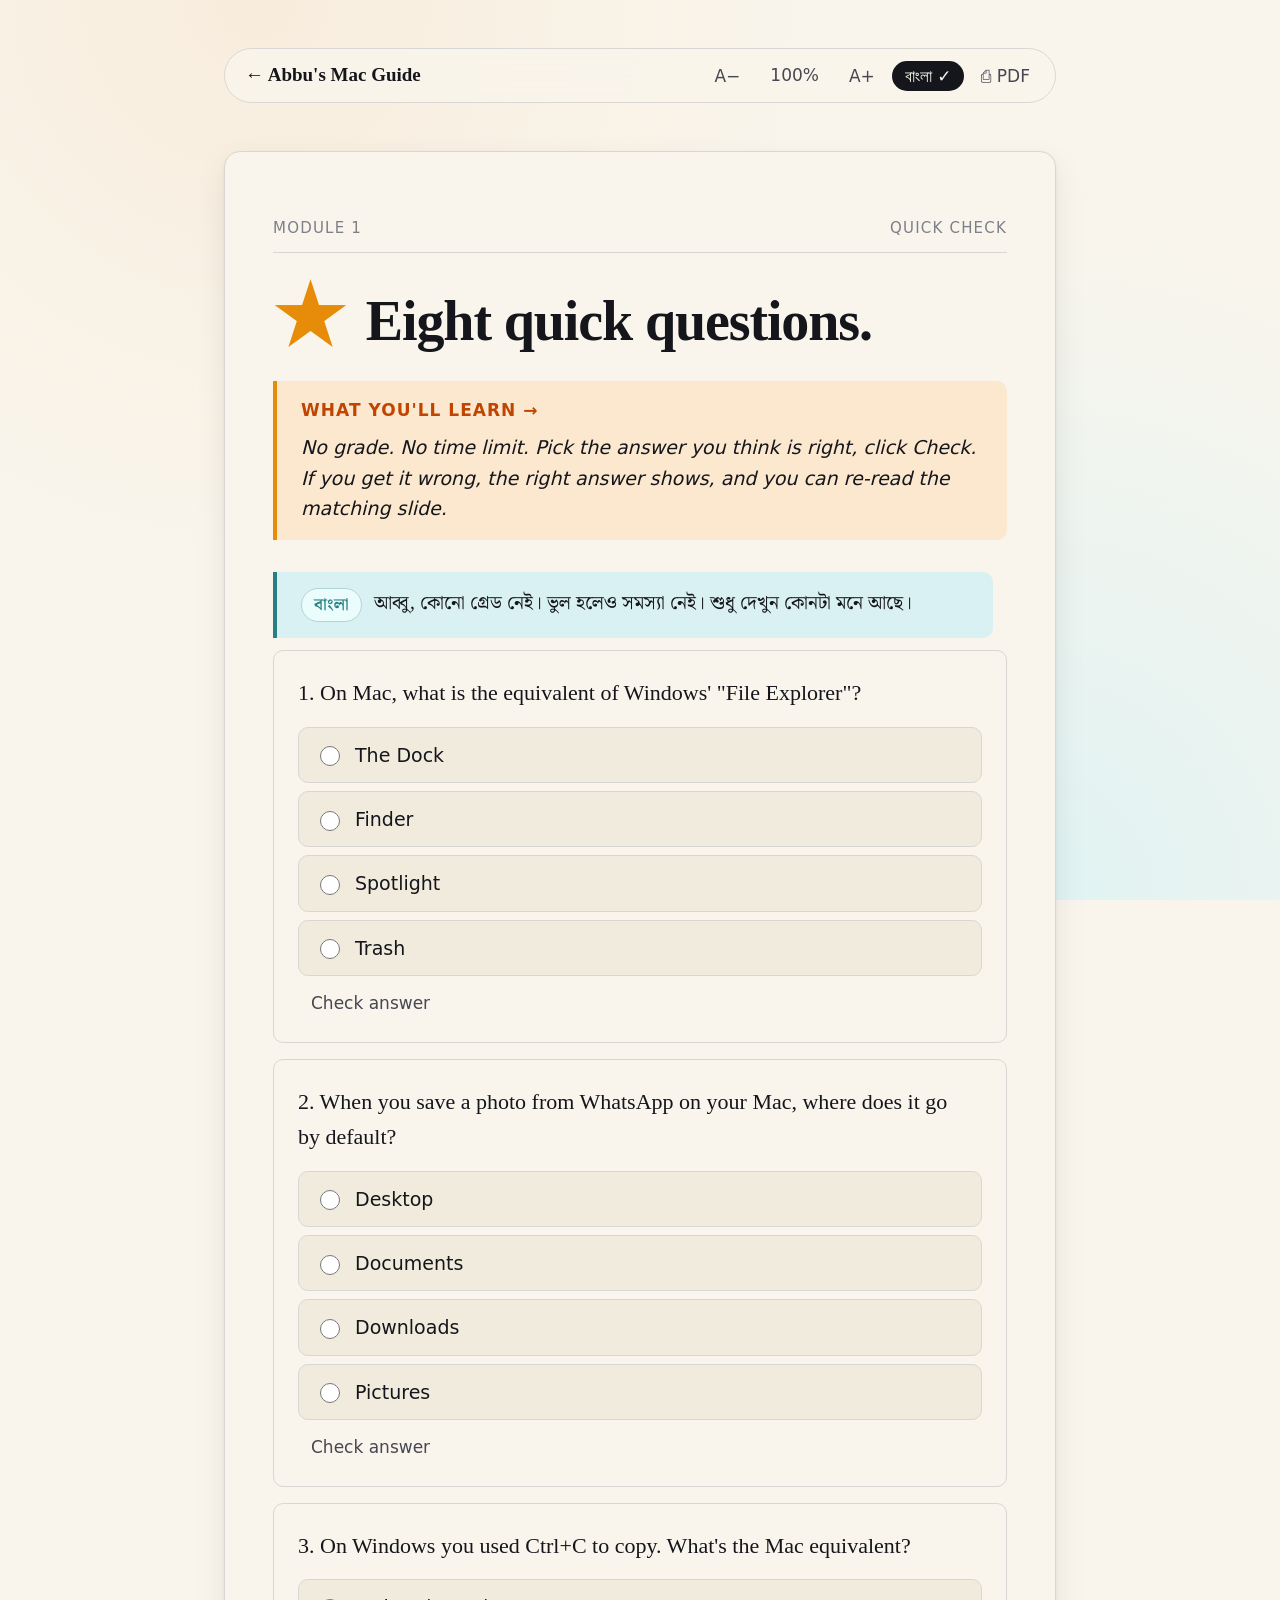
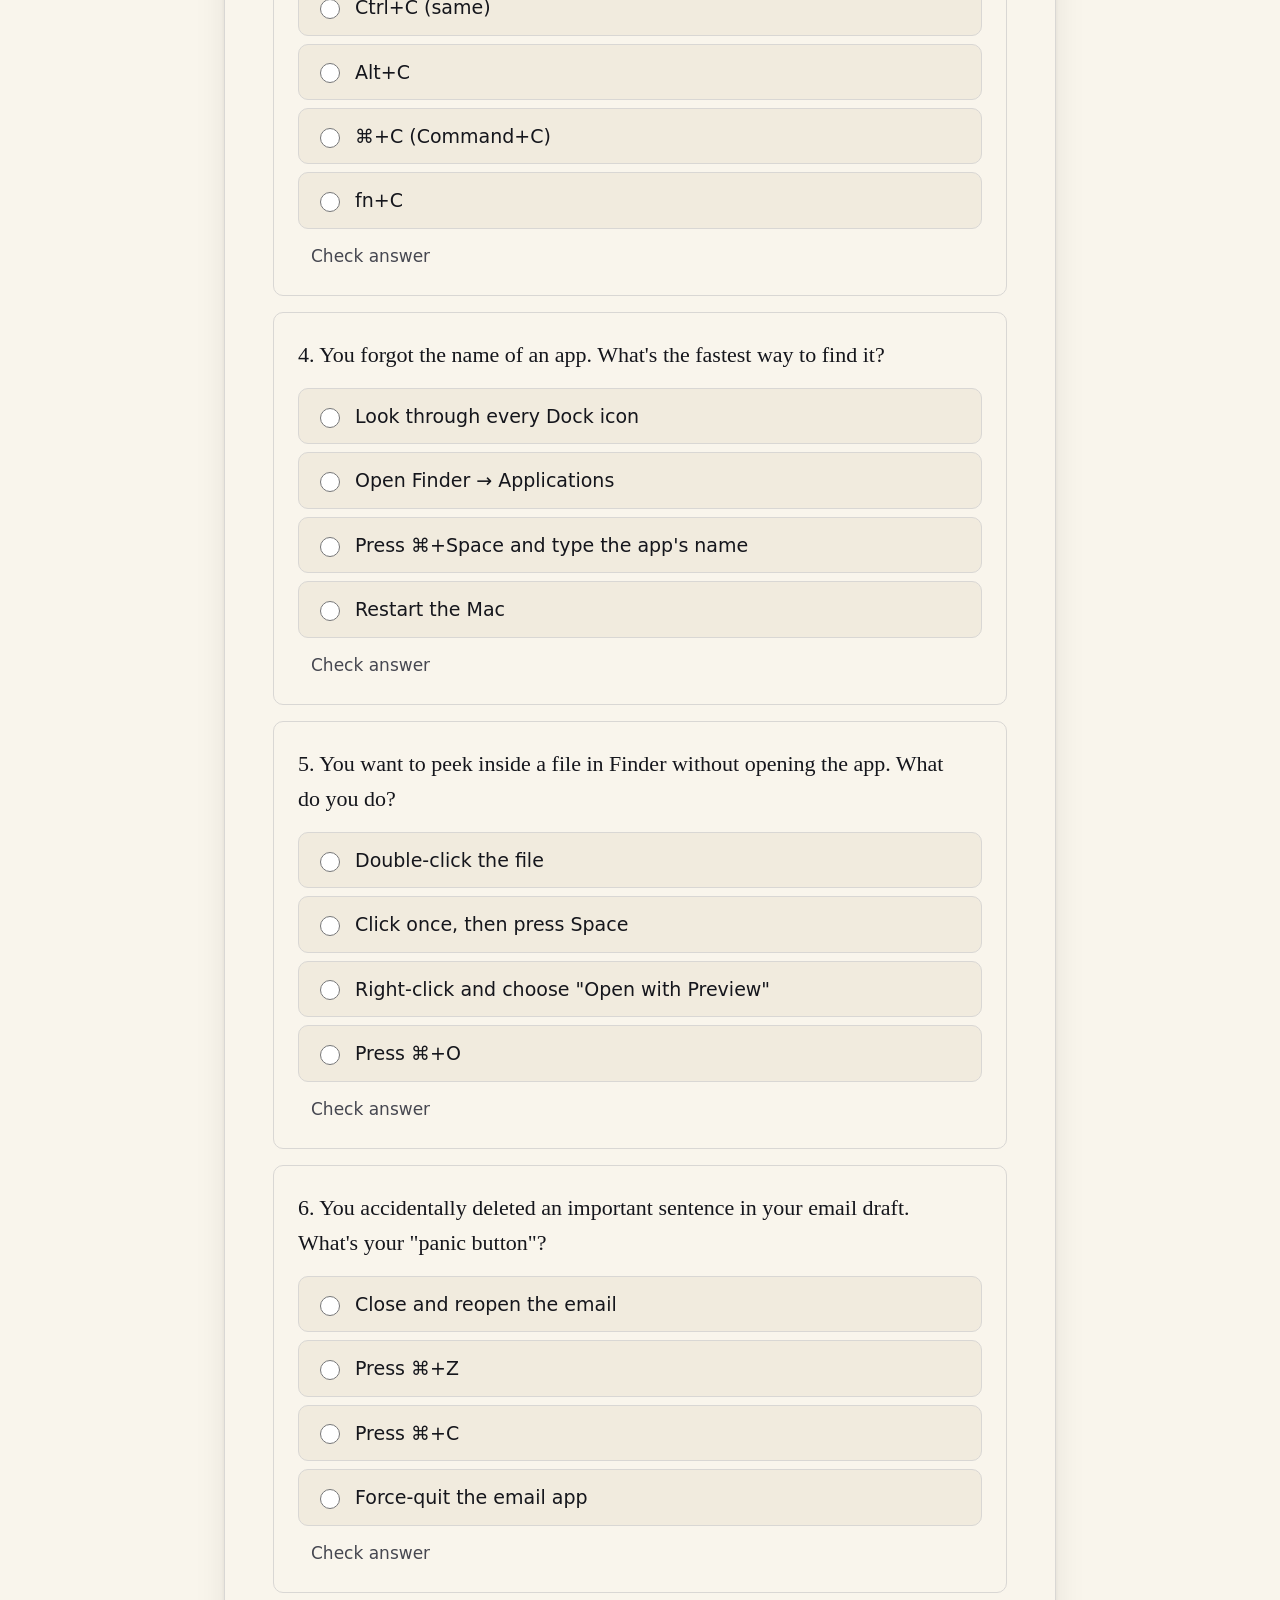
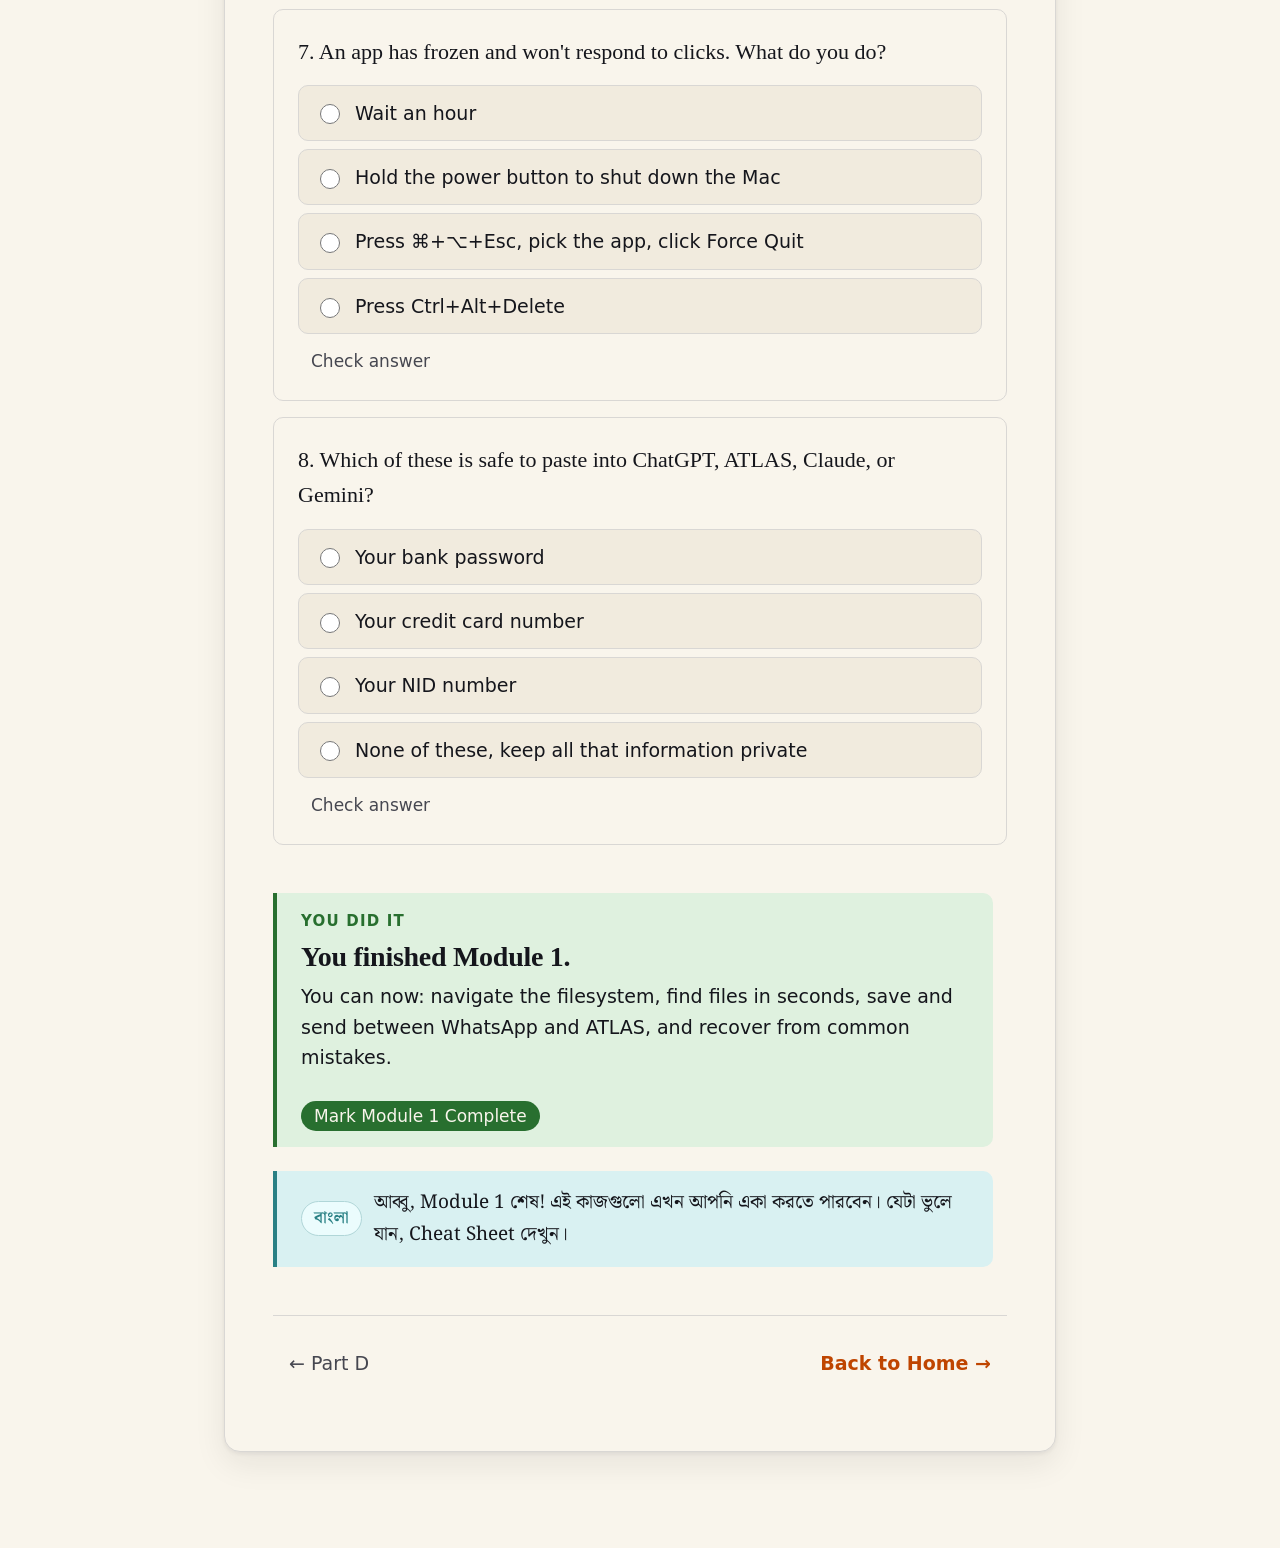
<file: module-1/05-quiz.html>
<!doctype html>
<html lang="en">
<head>
  <meta charset="utf-8">
  <meta name="viewport" content="width=device-width, initial-scale=1">
  <title>Module 1, Quick Check</title>
  <link rel="stylesheet" href="../styles/tokens.css">
  <link rel="stylesheet" href="../styles/typography.css">
  <link rel="stylesheet" href="../styles/slides.css">
  <link rel="stylesheet" href="../styles/components.css">
  <link rel="stylesheet" href="../styles/print.css" media="print">
</head>
<body>
  <main class="page">
    <header class="toolbar">
      <a class="toolbar-brand" href="../index.html" data-role="home">← Abbu's Mac Guide</a>
      <div class="toolbar-controls">
        <button class="tool-btn" data-action="font-down">A−</button>
        <span class="tool-btn" data-role="font-label">100%</span>
        <button class="tool-btn" data-action="font-up">A+</button>
        <button class="tool-btn" data-action="toggle-bn" aria-pressed="true">বাংলা</button>
        <button class="tool-btn" data-action="print">⎙ PDF</button>
      </div>
    </header>

    <section class="slide">
      <div class="slide-header">
        <span>Module 1</span>
        <span>Quick Check</span>
      </div>

      <div class="slide-step">
        <span class="step-number">★</span>
        <h1 class="slide-title">Eight quick questions.</h1>
      </div>

      <p class="slide-outcome">
        No grade. No time limit. Pick the answer you think is right, click
        <em>Check</em>. If you get it wrong, the right answer shows, and you can
        re-read the matching slide.
      </p>

      <aside class="bn-pill" lang="bn">
        আব্বু, কোনো গ্রেড নেই। ভুল হলেও সমস্যা নেই। শুধু দেখুন কোনটা মনে আছে।
      </aside>

      <!-- Q1 -->
      <div class="quiz-card" data-correct="finder">
        <p class="quiz-question">1. On Mac, what is the equivalent of Windows' "File Explorer"?</p>
        <ul class="quiz-options">
          <li><label><input type="radio" name="q1" value="dock"> <span>The Dock</span></label></li>
          <li><label><input type="radio" name="q1" value="finder"> <span>Finder</span></label></li>
          <li><label><input type="radio" name="q1" value="spotlight"> <span>Spotlight</span></label></li>
          <li><label><input type="radio" name="q1" value="trash"> <span>Trash</span></label></li>
        </ul>
        <button class="tool-btn" data-action="check-answer" style="margin-top: var(--space-3);">Check answer</button>
        <div class="quiz-reveal" data-right="Finder is the smiley-face icon in the Dock. It's where you see all your files."></div>
      </div>

      <!-- Q2 -->
      <div class="quiz-card" data-correct="downloads">
        <p class="quiz-question">2. When you save a photo from WhatsApp on your Mac, where does it go by default?</p>
        <ul class="quiz-options">
          <li><label><input type="radio" name="q2" value="desktop"> <span>Desktop</span></label></li>
          <li><label><input type="radio" name="q2" value="documents"> <span>Documents</span></label></li>
          <li><label><input type="radio" name="q2" value="downloads"> <span>Downloads</span></label></li>
          <li><label><input type="radio" name="q2" value="pictures"> <span>Pictures</span></label></li>
        </ul>
        <button class="tool-btn" data-action="check-answer" style="margin-top: var(--space-3);">Check answer</button>
        <div class="quiz-reveal" data-right="Downloads, every file you save from the internet, WhatsApp, or email lands there first."></div>
      </div>

      <!-- Q3 -->
      <div class="quiz-card" data-correct="cmd">
        <p class="quiz-question">3. On Windows you used Ctrl+C to copy. What's the Mac equivalent?</p>
        <ul class="quiz-options">
          <li><label><input type="radio" name="q3" value="ctrl"> <span>Ctrl+C (same)</span></label></li>
          <li><label><input type="radio" name="q3" value="alt"> <span>Alt+C</span></label></li>
          <li><label><input type="radio" name="q3" value="cmd"> <span>⌘+C (Command+C)</span></label></li>
          <li><label><input type="radio" name="q3" value="fn"> <span>fn+C</span></label></li>
        </ul>
        <button class="tool-btn" data-action="check-answer" style="margin-top: var(--space-3);">Check answer</button>
        <div class="quiz-reveal" data-right="On Mac, ⌘ (Command) replaces Ctrl. Every Windows shortcut still works, just press ⌘ instead."></div>
      </div>

      <!-- Q4 -->
      <div class="quiz-card" data-correct="spotlight">
        <p class="quiz-question">4. You forgot the name of an app. What's the fastest way to find it?</p>
        <ul class="quiz-options">
          <li><label><input type="radio" name="q4" value="dock"> <span>Look through every Dock icon</span></label></li>
          <li><label><input type="radio" name="q4" value="apps"> <span>Open Finder → Applications</span></label></li>
          <li><label><input type="radio" name="q4" value="spotlight"> <span>Press ⌘+Space and type the app's name</span></label></li>
          <li><label><input type="radio" name="q4" value="restart"> <span>Restart the Mac</span></label></li>
        </ul>
        <button class="tool-btn" data-action="check-answer" style="margin-top: var(--space-3);">Check answer</button>
        <div class="quiz-reveal" data-right="⌘+Space opens Spotlight, your universal search. Type any part of the name, hit Enter."></div>
      </div>

      <!-- Q5 -->
      <div class="quiz-card" data-correct="space">
        <p class="quiz-question">5. You want to peek inside a file in Finder without opening the app. What do you do?</p>
        <ul class="quiz-options">
          <li><label><input type="radio" name="q5" value="double-click"> <span>Double-click the file</span></label></li>
          <li><label><input type="radio" name="q5" value="space"> <span>Click once, then press Space</span></label></li>
          <li><label><input type="radio" name="q5" value="right-click"> <span>Right-click and choose "Open with Preview"</span></label></li>
          <li><label><input type="radio" name="q5" value="cmd-o"> <span>Press ⌘+O</span></label></li>
        </ul>
        <button class="tool-btn" data-action="check-answer" style="margin-top: var(--space-3);">Check answer</button>
        <div class="quiz-reveal" data-right="Quick Look: select the file, tap Space. A preview opens. Press Space again to close. No app needed."></div>
      </div>

      <!-- Q6 -->
      <div class="quiz-card" data-correct="undo">
        <p class="quiz-question">6. You accidentally deleted an important sentence in your email draft. What's your "panic button"?</p>
        <ul class="quiz-options">
          <li><label><input type="radio" name="q6" value="restart"> <span>Close and reopen the email</span></label></li>
          <li><label><input type="radio" name="q6" value="undo"> <span>Press ⌘+Z</span></label></li>
          <li><label><input type="radio" name="q6" value="copy"> <span>Press ⌘+C</span></label></li>
          <li><label><input type="radio" name="q6" value="quit"> <span>Force-quit the email app</span></label></li>
        </ul>
        <button class="tool-btn" data-action="check-answer" style="margin-top: var(--space-3);">Check answer</button>
        <div class="quiz-reveal" data-right="⌘+Z undoes whatever just happened. You can press it many times to keep going back."></div>
      </div>

      <!-- Q7 -->
      <div class="quiz-card" data-correct="force-quit">
        <p class="quiz-question">7. An app has frozen and won't respond to clicks. What do you do?</p>
        <ul class="quiz-options">
          <li><label><input type="radio" name="q7" value="wait"> <span>Wait an hour</span></label></li>
          <li><label><input type="radio" name="q7" value="power"> <span>Hold the power button to shut down the Mac</span></label></li>
          <li><label><input type="radio" name="q7" value="force-quit"> <span>Press ⌘+⌥+Esc, pick the app, click Force Quit</span></label></li>
          <li><label><input type="radio" name="q7" value="ctrl-alt-del"> <span>Press Ctrl+Alt+Delete</span></label></li>
        </ul>
        <button class="tool-btn" data-action="check-answer" style="margin-top: var(--space-3);">Check answer</button>
        <div class="quiz-reveal" data-right="⌘+⌥+Esc opens Force Quit, the Mac equivalent of Task Manager. Other apps are unaffected."></div>
      </div>

      <!-- Q8 -->
      <div class="quiz-card" data-correct="never">
        <p class="quiz-question">8. Which of these is safe to paste into ChatGPT, ATLAS, Claude, or Gemini?</p>
        <ul class="quiz-options">
          <li><label><input type="radio" name="q8" value="password"> <span>Your bank password</span></label></li>
          <li><label><input type="radio" name="q8" value="card"> <span>Your credit card number</span></label></li>
          <li><label><input type="radio" name="q8" value="nid"> <span>Your NID number</span></label></li>
          <li><label><input type="radio" name="q8" value="never"> <span>None of these, keep all that information private</span></label></li>
        </ul>
        <button class="tool-btn" data-action="check-answer" style="margin-top: var(--space-3);">Check answer</button>
        <div class="quiz-reveal" data-right="Never paste passwords, bank numbers, NID, or medical details into any AI tool. Treat them like a public board."></div>
      </div>

      <div class="success" style="margin-top: var(--space-7);">
        <h3 style="margin: 0 0 var(--space-2);">You finished Module 1.</h3>
        <p>
          You can now: navigate the filesystem, find files in seconds, save and
          send between WhatsApp and ATLAS, and recover from common mistakes.
        </p>
        <button class="tool-btn" data-action="mark-complete" data-module="m1"
                style="margin-top: var(--space-3); background: var(--green-go); color: var(--paper);">
          Mark Module 1 Complete
        </button>
      </div>

      <aside class="bn-pill" lang="bn" style="margin-top: var(--space-5);">
        আব্বু, Module 1 শেষ! এই কাজগুলো এখন আপনি একা করতে পারবেন। যেটা ভুলে যান, Cheat Sheet দেখুন।
      </aside>

      <nav class="slide-nav">
        <a href="04-recovery.html" rel="prev">← Part D</a>
        <a href="../index.html" rel="next">Back to Home →</a>
      </nav>

    </section>
  </main>

  <script src="../scripts/ui.js"></script>
  <script src="../scripts/nav.js"></script>
</body>
</html>
</file>
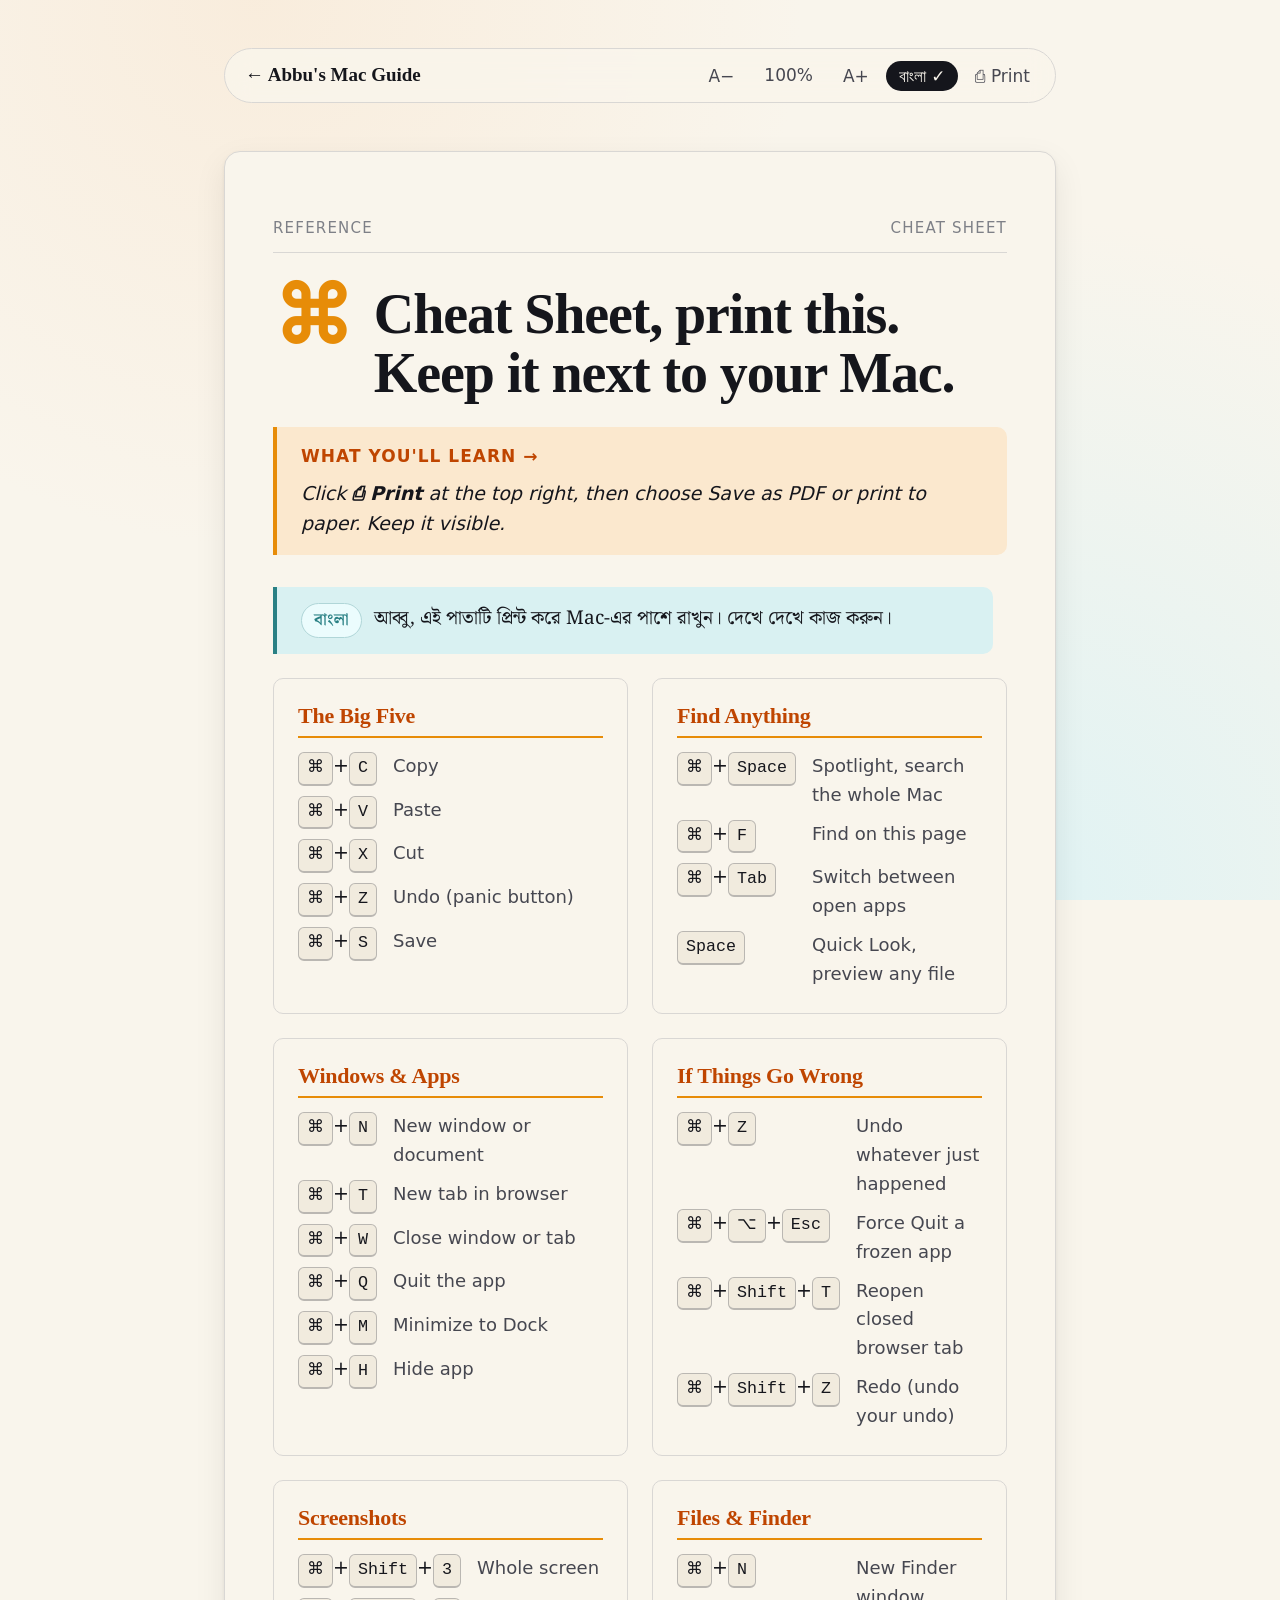
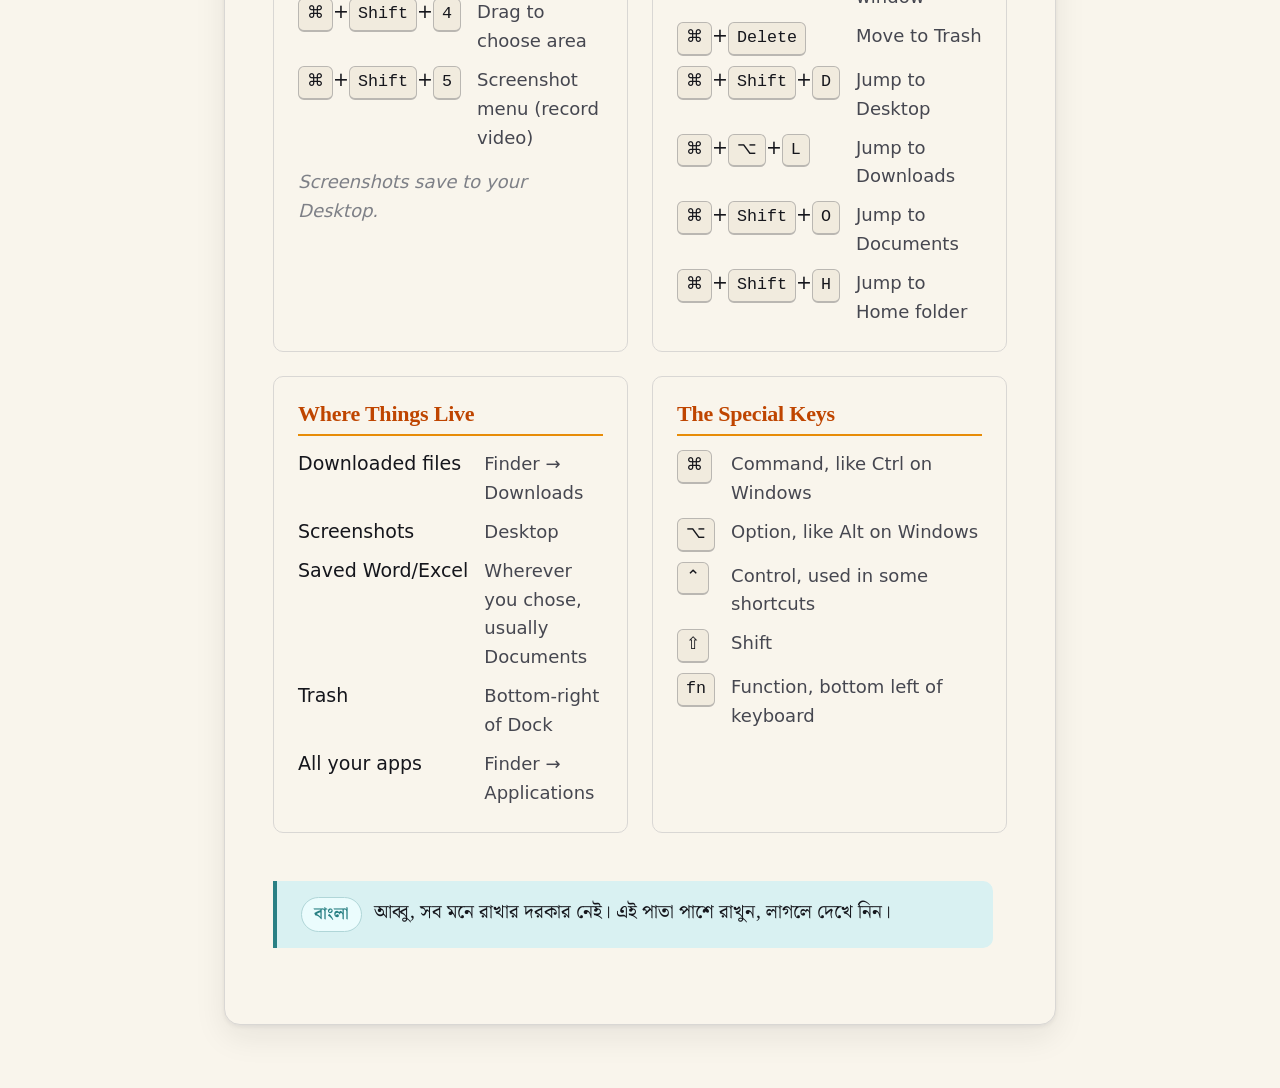
<file: reference/cheat-sheet.html>
<!doctype html>
<html lang="en">
<head>
  <meta charset="utf-8">
  <meta name="viewport" content="width=device-width, initial-scale=1">
  <title>Cheat Sheet, Print and Keep</title>
  <meta name="description" content="One-page printable shortcut reference for daily MacBook use.">
  <link rel="stylesheet" href="../styles/tokens.css">
  <link rel="stylesheet" href="../styles/typography.css">
  <link rel="stylesheet" href="../styles/slides.css">
  <link rel="stylesheet" href="../styles/components.css">
  <link rel="stylesheet" href="../styles/print.css" media="print">
  <style>
    .cheat-grid {
      display: grid;
      grid-template-columns: repeat(auto-fit, minmax(300px, 1fr));
      gap: var(--space-5);
      margin-top: var(--space-5);
    }
    .cheat-block {
      background: var(--paper);
      border: 1px solid var(--rule);
      border-radius: var(--radius-md);
      padding: var(--space-5);
      page-break-inside: avoid;
      break-inside: avoid;
    }
    .cheat-block h3 {
      margin: 0 0 var(--space-3);
      padding-bottom: var(--space-2);
      border-bottom: 2px solid var(--saffron);
      color: var(--saffron-deep);
      font-size: var(--text-lg);
    }
    .cheat-block dl {
      margin: 0;
      display: grid;
      grid-template-columns: auto 1fr;
      gap: var(--space-2) var(--space-4);
      align-items: baseline;
    }
    .cheat-block dt {
      font-weight: 500;
      color: var(--ink);
      white-space: nowrap;
    }
    .cheat-block dd {
      margin: 0;
      color: var(--ink-soft);
      font-size: 0.95em;
    }
    @media print {
      .cheat-grid {
        grid-template-columns: 1fr 1fr;
        gap: 4mm;
      }
      .cheat-block {
        padding: 3mm;
      }
      .cheat-block h3 {
        font-size: 11pt;
      }
      .cheat-block dl {
        gap: 1mm 3mm;
      }
    }
  </style>
</head>
<body>
  <main class="page">
    <header class="toolbar">
      <a class="toolbar-brand" href="../index.html" data-role="home">← Abbu's Mac Guide</a>
      <div class="toolbar-controls">
        <button class="tool-btn" data-action="font-down">A−</button>
        <span class="tool-btn" data-role="font-label">100%</span>
        <button class="tool-btn" data-action="font-up">A+</button>
        <button class="tool-btn" data-action="toggle-bn" aria-pressed="true">বাংলা</button>
        <button class="tool-btn" data-action="print">⎙ Print</button>
      </div>
    </header>

    <section class="slide">
      <div class="slide-header">
        <span>Reference</span>
        <span>Cheat Sheet</span>
      </div>

      <div class="slide-step">
        <span class="step-number">⌘</span>
        <h1 class="slide-title">Cheat Sheet, print this. Keep it next to your Mac.</h1>
      </div>

      <p class="slide-outcome">
        Click <strong>⎙ Print</strong> at the top right, then choose
        <em>Save as PDF</em> or print to paper. Keep it visible.
      </p>

      <aside class="bn-pill" lang="bn">
        আব্বু, এই পাতাটি প্রিন্ট করে Mac-এর পাশে রাখুন। দেখে দেখে কাজ করুন।
      </aside>

      <div class="cheat-grid">

        <div class="cheat-block">
          <h3>The Big Five</h3>
          <dl>
            <dt><kbd>⌘</kbd>+<kbd>C</kbd></dt><dd>Copy</dd>
            <dt><kbd>⌘</kbd>+<kbd>V</kbd></dt><dd>Paste</dd>
            <dt><kbd>⌘</kbd>+<kbd>X</kbd></dt><dd>Cut</dd>
            <dt><kbd>⌘</kbd>+<kbd>Z</kbd></dt><dd>Undo (panic button)</dd>
            <dt><kbd>⌘</kbd>+<kbd>S</kbd></dt><dd>Save</dd>
          </dl>
        </div>

        <div class="cheat-block">
          <h3>Find Anything</h3>
          <dl>
            <dt><kbd>⌘</kbd>+<kbd>Space</kbd></dt><dd>Spotlight, search the whole Mac</dd>
            <dt><kbd>⌘</kbd>+<kbd>F</kbd></dt><dd>Find on this page</dd>
            <dt><kbd>⌘</kbd>+<kbd>Tab</kbd></dt><dd>Switch between open apps</dd>
            <dt><kbd>Space</kbd></dt><dd>Quick Look, preview any file</dd>
          </dl>
        </div>

        <div class="cheat-block">
          <h3>Windows &amp; Apps</h3>
          <dl>
            <dt><kbd>⌘</kbd>+<kbd>N</kbd></dt><dd>New window or document</dd>
            <dt><kbd>⌘</kbd>+<kbd>T</kbd></dt><dd>New tab in browser</dd>
            <dt><kbd>⌘</kbd>+<kbd>W</kbd></dt><dd>Close window or tab</dd>
            <dt><kbd>⌘</kbd>+<kbd>Q</kbd></dt><dd>Quit the app</dd>
            <dt><kbd>⌘</kbd>+<kbd>M</kbd></dt><dd>Minimize to Dock</dd>
            <dt><kbd>⌘</kbd>+<kbd>H</kbd></dt><dd>Hide app</dd>
          </dl>
        </div>

        <div class="cheat-block">
          <h3>If Things Go Wrong</h3>
          <dl>
            <dt><kbd>⌘</kbd>+<kbd>Z</kbd></dt><dd>Undo whatever just happened</dd>
            <dt><kbd>⌘</kbd>+<kbd>⌥</kbd>+<kbd>Esc</kbd></dt><dd>Force Quit a frozen app</dd>
            <dt><kbd>⌘</kbd>+<kbd>Shift</kbd>+<kbd>T</kbd></dt><dd>Reopen closed browser tab</dd>
            <dt><kbd>⌘</kbd>+<kbd>Shift</kbd>+<kbd>Z</kbd></dt><dd>Redo (undo your undo)</dd>
          </dl>
        </div>

        <div class="cheat-block">
          <h3>Screenshots</h3>
          <dl>
            <dt><kbd>⌘</kbd>+<kbd>Shift</kbd>+<kbd>3</kbd></dt><dd>Whole screen</dd>
            <dt><kbd>⌘</kbd>+<kbd>Shift</kbd>+<kbd>4</kbd></dt><dd>Drag to choose area</dd>
            <dt><kbd>⌘</kbd>+<kbd>Shift</kbd>+<kbd>5</kbd></dt><dd>Screenshot menu (record video)</dd>
            <dd style="grid-column: 1 / -1; font-style: italic; color: var(--ink-faint); margin-top: var(--space-2);">
              Screenshots save to your Desktop.
            </dd>
          </dl>
        </div>

        <div class="cheat-block">
          <h3>Files &amp; Finder</h3>
          <dl>
            <dt><kbd>⌘</kbd>+<kbd>N</kbd></dt><dd>New Finder window</dd>
            <dt><kbd>⌘</kbd>+<kbd>Delete</kbd></dt><dd>Move to Trash</dd>
            <dt><kbd>⌘</kbd>+<kbd>Shift</kbd>+<kbd>D</kbd></dt><dd>Jump to Desktop</dd>
            <dt><kbd>⌘</kbd>+<kbd>⌥</kbd>+<kbd>L</kbd></dt><dd>Jump to Downloads</dd>
            <dt><kbd>⌘</kbd>+<kbd>Shift</kbd>+<kbd>O</kbd></dt><dd>Jump to Documents</dd>
            <dt><kbd>⌘</kbd>+<kbd>Shift</kbd>+<kbd>H</kbd></dt><dd>Jump to Home folder</dd>
          </dl>
        </div>

        <div class="cheat-block">
          <h3>Where Things Live</h3>
          <dl>
            <dt>Downloaded files</dt><dd>Finder → Downloads</dd>
            <dt>Screenshots</dt><dd>Desktop</dd>
            <dt>Saved Word/Excel</dt><dd>Wherever you chose, usually Documents</dd>
            <dt>Trash</dt><dd>Bottom-right of Dock</dd>
            <dt>All your apps</dt><dd>Finder → Applications</dd>
          </dl>
        </div>

        <div class="cheat-block">
          <h3>The Special Keys</h3>
          <dl>
            <dt><kbd>⌘</kbd></dt><dd>Command, like Ctrl on Windows</dd>
            <dt><kbd>⌥</kbd></dt><dd>Option, like Alt on Windows</dd>
            <dt><kbd>⌃</kbd></dt><dd>Control, used in some shortcuts</dd>
            <dt><kbd>⇧</kbd></dt><dd>Shift</dd>
            <dt><kbd>fn</kbd></dt><dd>Function, bottom left of keyboard</dd>
          </dl>
        </div>

      </div>

      <aside class="bn-pill" lang="bn" style="margin-top: var(--space-7);">
        আব্বু, সব মনে রাখার দরকার নেই। এই পাতা পাশে রাখুন, লাগলে দেখে নিন।
      </aside>

    </section>
  </main>

  <script src="../scripts/ui.js"></script>
  <script src="../scripts/nav.js"></script>
</body>
</html>
</file>
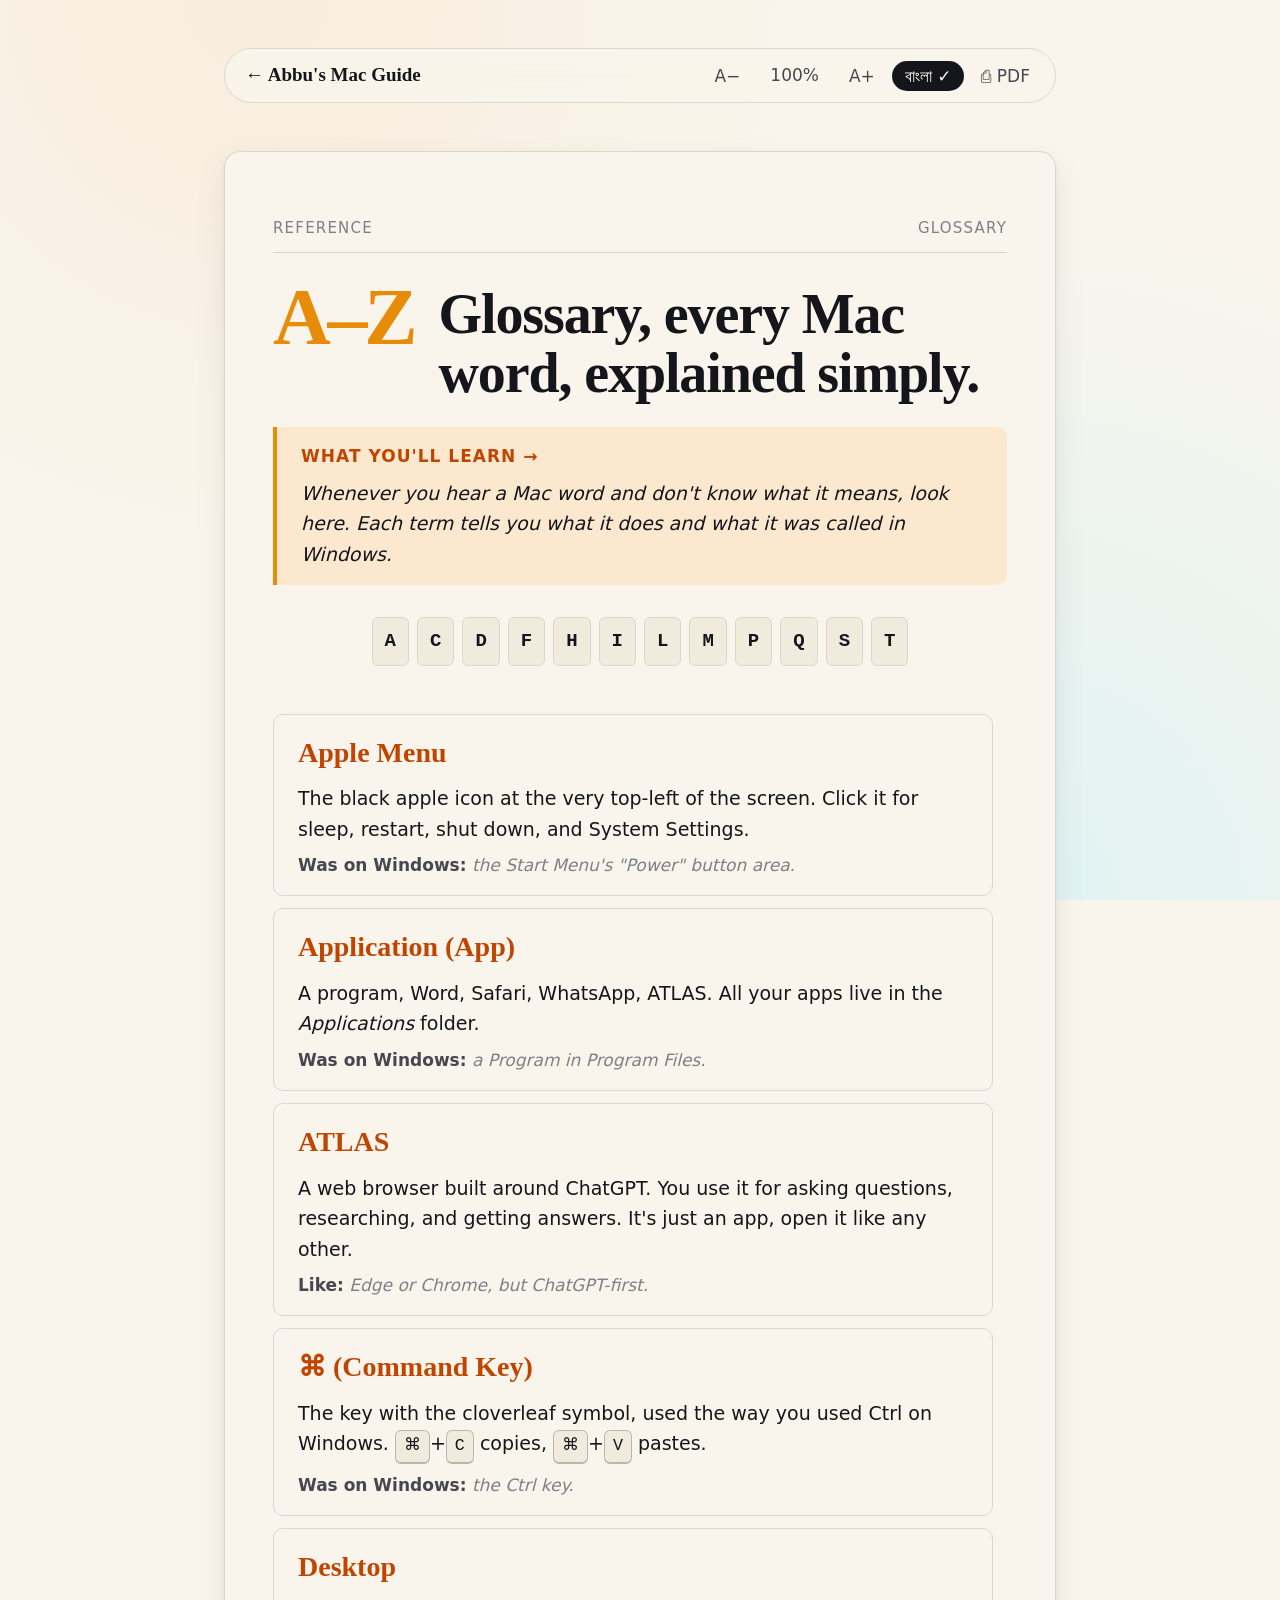
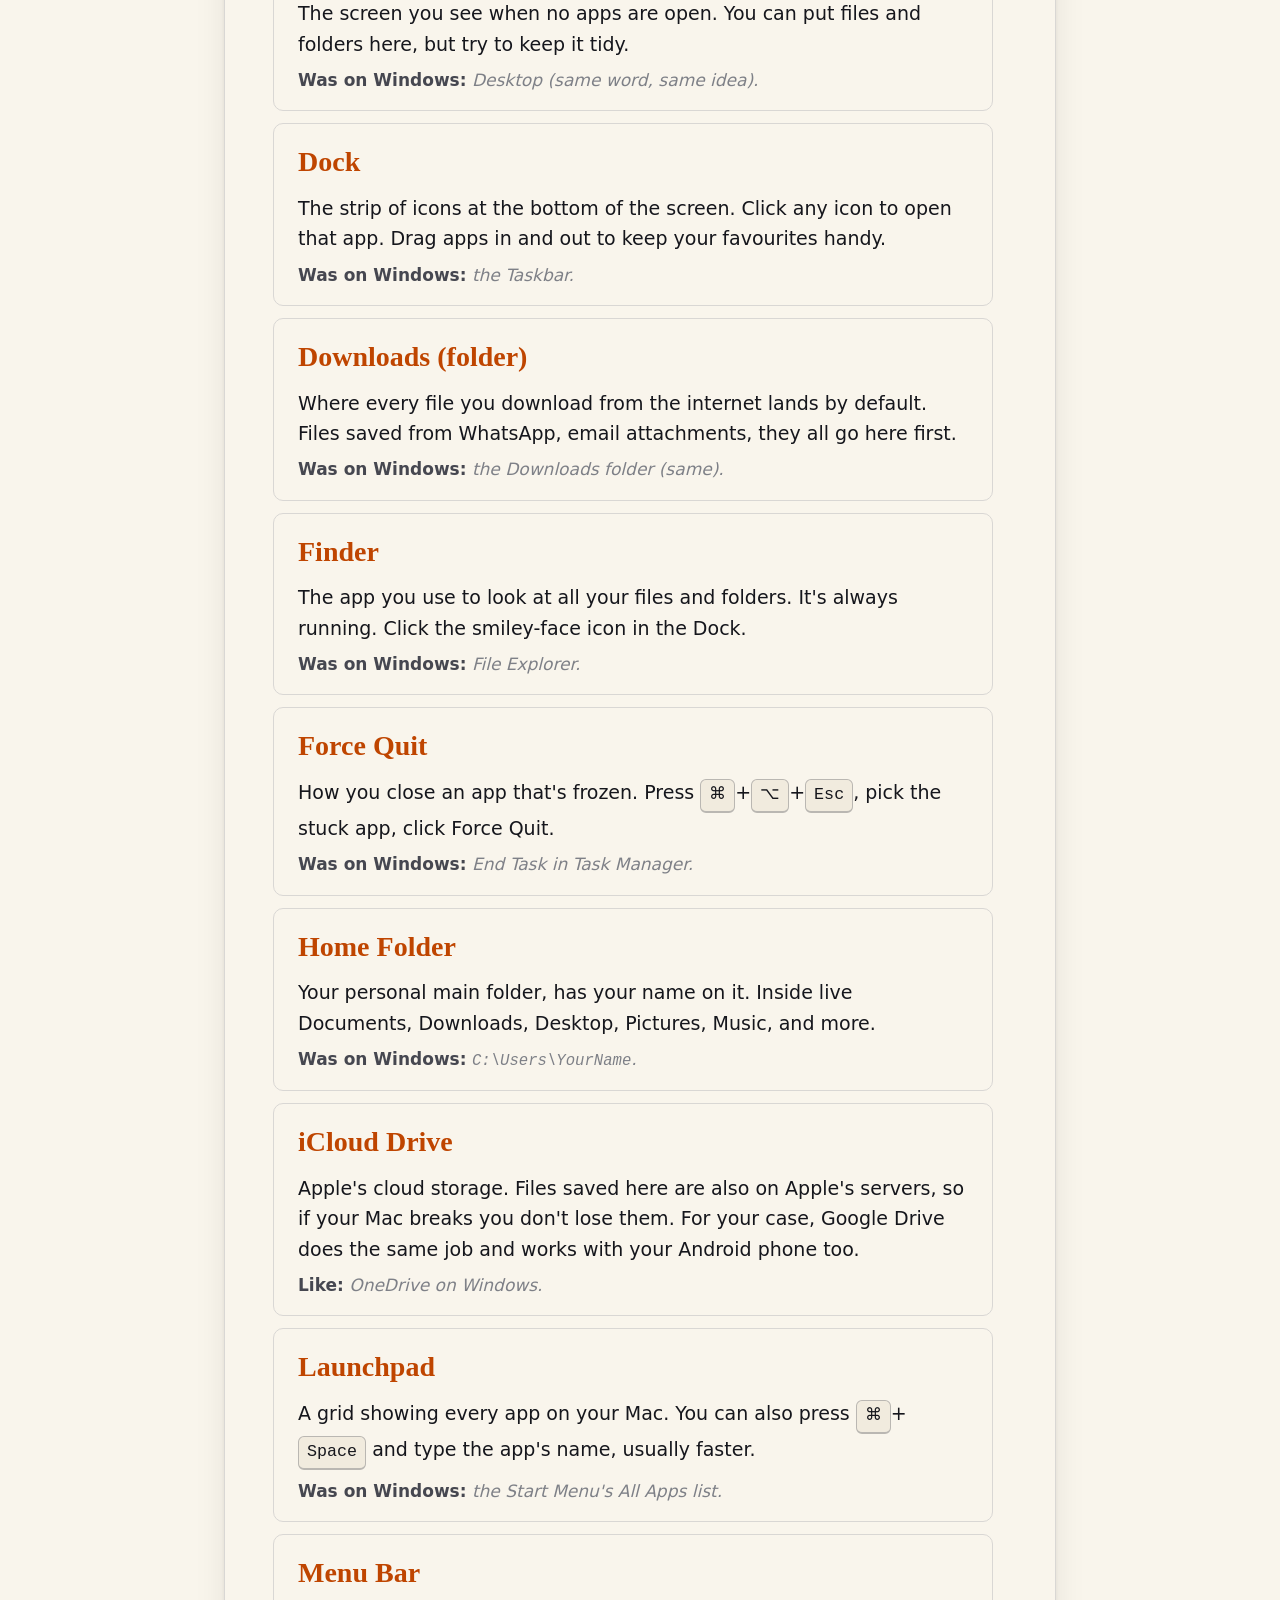
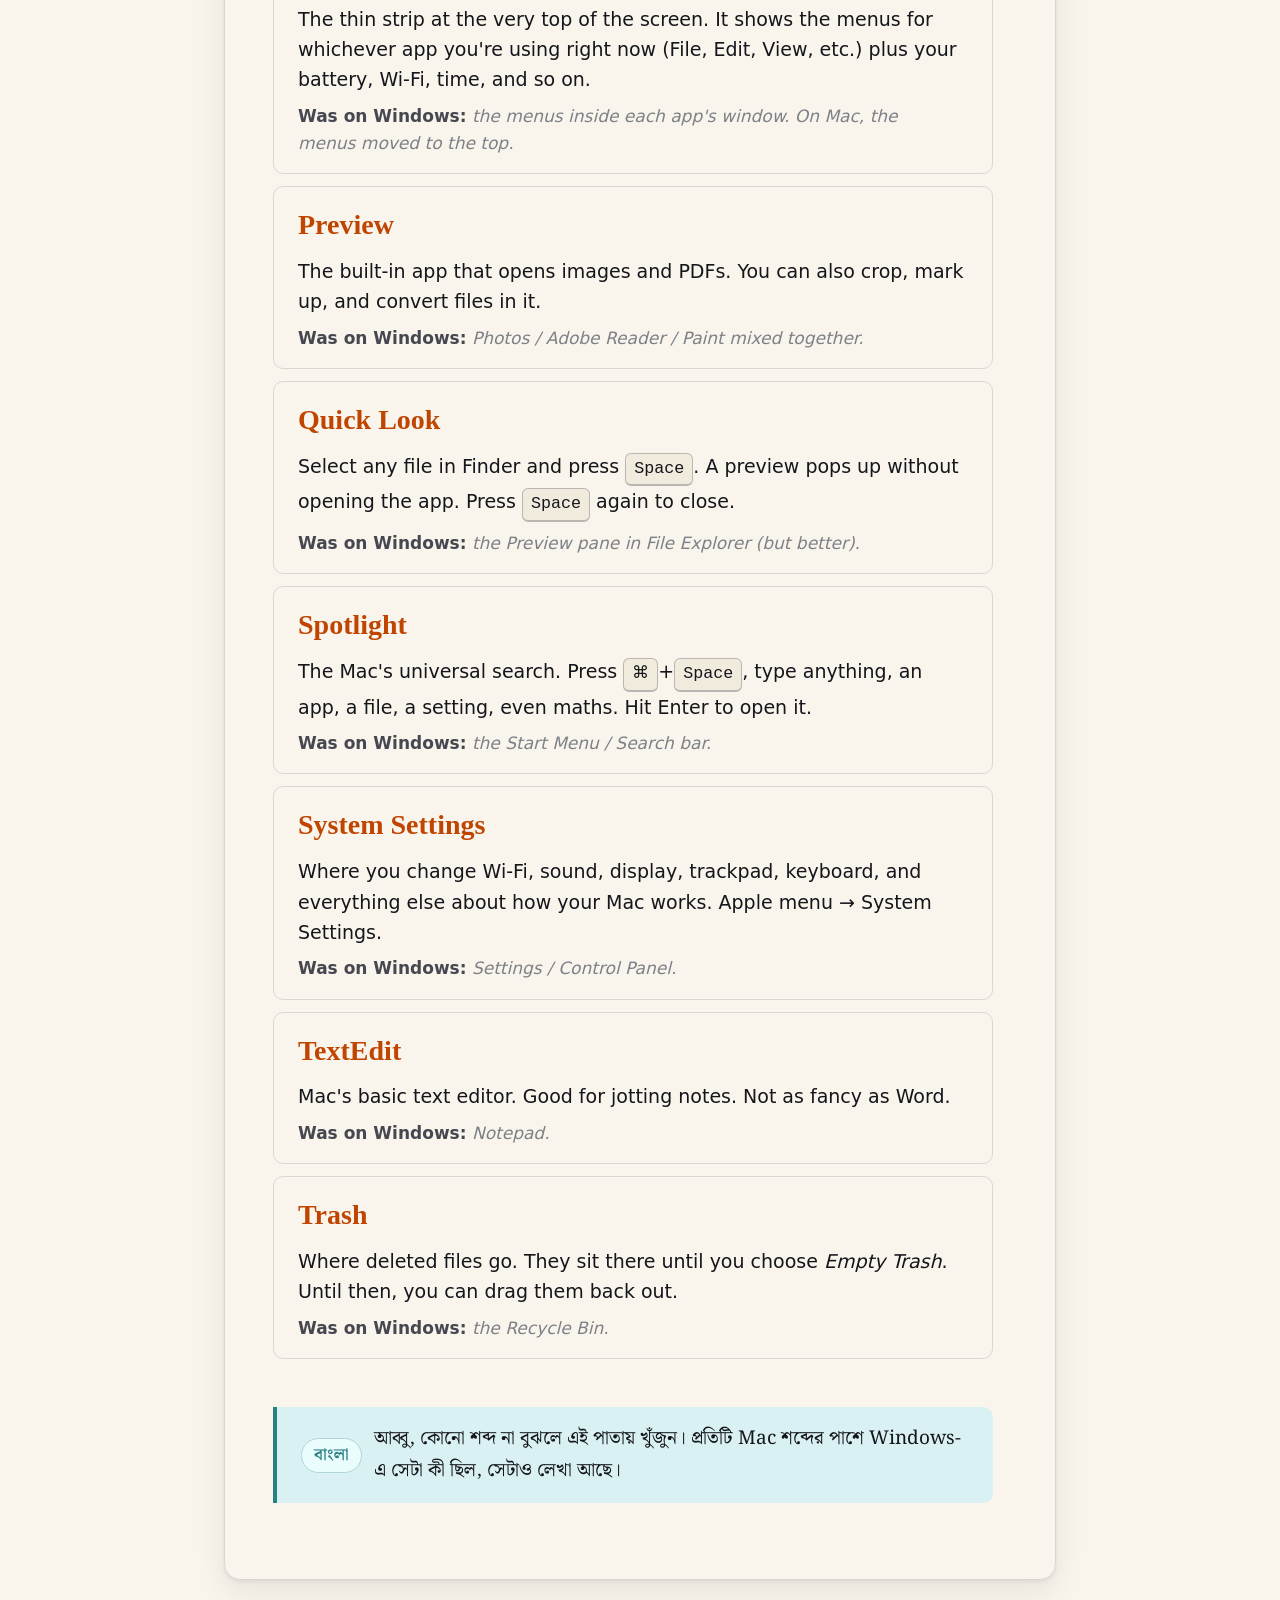
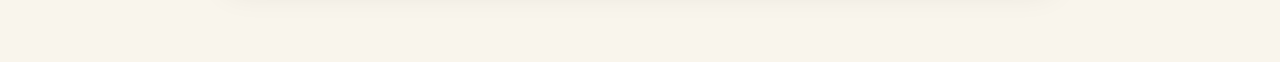
<file: reference/glossary.html>
<!doctype html>
<html lang="en">
<head>
  <meta charset="utf-8">
  <meta name="viewport" content="width=device-width, initial-scale=1">
  <title>Glossary, Mac Words Explained</title>
  <meta name="description" content="Plain-English definitions for every Mac term used in this guide.">
  <link rel="stylesheet" href="../styles/tokens.css">
  <link rel="stylesheet" href="../styles/typography.css">
  <link rel="stylesheet" href="../styles/slides.css">
  <link rel="stylesheet" href="../styles/components.css">
  <link rel="stylesheet" href="../styles/print.css" media="print">
  <style>
    .glossary {
      display: grid;
      gap: var(--space-3);
      max-width: var(--content-width);
    }
    .term {
      background: var(--paper);
      border: 1px solid var(--rule);
      border-radius: var(--radius-md);
      padding: var(--space-4) var(--space-5);
      page-break-inside: avoid;
      break-inside: avoid;
    }
    .term-name {
      font-family: var(--font-display);
      font-size: var(--text-xl);
      color: var(--saffron-deep);
      margin: 0 0 var(--space-2);
      font-weight: 700;
    }
    .term-meaning {
      color: var(--ink);
      margin: 0 0 var(--space-2);
    }
    .term-was {
      font-size: var(--text-sm);
      color: var(--ink-faint);
      font-style: italic;
    }
    .term-was strong {
      font-style: normal;
      color: var(--ink-soft);
    }
    .alpha-jump {
      display: flex;
      flex-wrap: wrap;
      gap: var(--space-2);
      justify-content: center;
      margin: var(--space-5) 0 var(--space-7);
      font-family: var(--font-mono);
    }
    .alpha-jump a {
      display: inline-block;
      padding: var(--space-2) var(--space-3);
      background: var(--paper-deep);
      border: 1px solid var(--rule);
      border-radius: var(--radius-sm);
      text-decoration: none;
      color: var(--ink);
      font-weight: 600;
    }
    .alpha-jump a:hover {
      background: var(--saffron);
      border-color: var(--saffron);
    }
    @media print {
      .alpha-jump { display: none; }
    }
  </style>
</head>
<body>
  <main class="page">
    <header class="toolbar">
      <a class="toolbar-brand" href="../index.html" data-role="home">← Abbu's Mac Guide</a>
      <div class="toolbar-controls">
        <button class="tool-btn" data-action="font-down">A−</button>
        <span class="tool-btn" data-role="font-label">100%</span>
        <button class="tool-btn" data-action="font-up">A+</button>
        <button class="tool-btn" data-action="toggle-bn" aria-pressed="true">বাংলা</button>
        <button class="tool-btn" data-action="print">⎙ PDF</button>
      </div>
    </header>

    <section class="slide">
      <div class="slide-header">
        <span>Reference</span>
        <span>Glossary</span>
      </div>

      <div class="slide-step">
        <span class="step-number">A–Z</span>
        <h1 class="slide-title">Glossary, every Mac word, explained simply.</h1>
      </div>

      <p class="slide-outcome">
        Whenever you hear a Mac word and don't know what it means, look here.
        Each term tells you what it does and what it was called in Windows.
      </p>

      <nav class="alpha-jump" aria-label="Jump to letter">
        <a href="#a">A</a><a href="#c">C</a><a href="#d">D</a><a href="#f">F</a>
        <a href="#h">H</a><a href="#i">I</a><a href="#l">L</a><a href="#m">M</a>
        <a href="#p">P</a><a href="#q">Q</a><a href="#s">S</a><a href="#t">T</a>
      </nav>

      <div class="glossary">

        <div class="term" id="a">
          <p class="term-name">Apple Menu</p>
          <p class="term-meaning">
            The black apple icon at the very top-left of the screen. Click it for
            sleep, restart, shut down, and System Settings.
          </p>
          <p class="term-was"><strong>Was on Windows:</strong> the Start Menu's "Power" button area.</p>
        </div>

        <div class="term">
          <p class="term-name">Application (App)</p>
          <p class="term-meaning">
            A program, Word, Safari, WhatsApp, ATLAS. All your apps live in
            the <em>Applications</em> folder.
          </p>
          <p class="term-was"><strong>Was on Windows:</strong> a Program in <em>Program Files</em>.</p>
        </div>

        <div class="term">
          <p class="term-name">ATLAS</p>
          <p class="term-meaning">
            A web browser built around ChatGPT. You use it for asking questions,
            researching, and getting answers. It's just an app, open it like
            any other.
          </p>
          <p class="term-was"><strong>Like:</strong> Edge or Chrome, but ChatGPT-first.</p>
        </div>

        <div class="term" id="c">
          <p class="term-name">⌘ (Command Key)</p>
          <p class="term-meaning">
            The key with the cloverleaf symbol, used the way you used Ctrl
            on Windows. <kbd>⌘</kbd>+<kbd>C</kbd> copies, <kbd>⌘</kbd>+<kbd>V</kbd> pastes.
          </p>
          <p class="term-was"><strong>Was on Windows:</strong> the Ctrl key.</p>
        </div>

        <div class="term" id="d">
          <p class="term-name">Desktop</p>
          <p class="term-meaning">
            The screen you see when no apps are open. You can put files and
            folders here, but try to keep it tidy.
          </p>
          <p class="term-was"><strong>Was on Windows:</strong> Desktop (same word, same idea).</p>
        </div>

        <div class="term">
          <p class="term-name">Dock</p>
          <p class="term-meaning">
            The strip of icons at the bottom of the screen. Click any icon to
            open that app. Drag apps in and out to keep your favourites handy.
          </p>
          <p class="term-was"><strong>Was on Windows:</strong> the Taskbar.</p>
        </div>

        <div class="term">
          <p class="term-name">Downloads (folder)</p>
          <p class="term-meaning">
            Where every file you download from the internet lands by default.
            Files saved from WhatsApp, email attachments, they all go here first.
          </p>
          <p class="term-was"><strong>Was on Windows:</strong> the Downloads folder (same).</p>
        </div>

        <div class="term" id="f">
          <p class="term-name">Finder</p>
          <p class="term-meaning">
            The app you use to look at all your files and folders. It's always
            running. Click the smiley-face icon in the Dock.
          </p>
          <p class="term-was"><strong>Was on Windows:</strong> File Explorer.</p>
        </div>

        <div class="term">
          <p class="term-name">Force Quit</p>
          <p class="term-meaning">
            How you close an app that's frozen. Press <kbd>⌘</kbd>+<kbd>⌥</kbd>+<kbd>Esc</kbd>,
            pick the stuck app, click Force Quit.
          </p>
          <p class="term-was"><strong>Was on Windows:</strong> End Task in Task Manager.</p>
        </div>

        <div class="term" id="h">
          <p class="term-name">Home Folder</p>
          <p class="term-meaning">
            Your personal main folder, has your name on it. Inside live
            Documents, Downloads, Desktop, Pictures, Music, and more.
          </p>
          <p class="term-was"><strong>Was on Windows:</strong> <code>C:\Users\YourName</code>.</p>
        </div>

        <div class="term" id="i">
          <p class="term-name">iCloud Drive</p>
          <p class="term-meaning">
            Apple's cloud storage. Files saved here are also on Apple's servers,
            so if your Mac breaks you don't lose them. For your case, Google
            Drive does the same job and works with your Android phone too.
          </p>
          <p class="term-was"><strong>Like:</strong> OneDrive on Windows.</p>
        </div>

        <div class="term" id="l">
          <p class="term-name">Launchpad</p>
          <p class="term-meaning">
            A grid showing every app on your Mac. You can also press
            <kbd>⌘</kbd>+<kbd>Space</kbd> and type the app's name, usually faster.
          </p>
          <p class="term-was"><strong>Was on Windows:</strong> the Start Menu's All Apps list.</p>
        </div>

        <div class="term" id="m">
          <p class="term-name">Menu Bar</p>
          <p class="term-meaning">
            The thin strip at the very top of the screen. It shows the menus
            for whichever app you're using right now (File, Edit, View, etc.)
            plus your battery, Wi-Fi, time, and so on.
          </p>
          <p class="term-was"><strong>Was on Windows:</strong> the menus inside each app's window.
            On Mac, the menus moved to the top.</p>
        </div>

        <div class="term" id="p">
          <p class="term-name">Preview</p>
          <p class="term-meaning">
            The built-in app that opens images and PDFs. You can also crop,
            mark up, and convert files in it.
          </p>
          <p class="term-was"><strong>Was on Windows:</strong> Photos / Adobe Reader / Paint mixed together.</p>
        </div>

        <div class="term" id="q">
          <p class="term-name">Quick Look</p>
          <p class="term-meaning">
            Select any file in Finder and press <kbd>Space</kbd>. A preview pops up
            without opening the app. Press <kbd>Space</kbd> again to close.
          </p>
          <p class="term-was"><strong>Was on Windows:</strong> the Preview pane in File Explorer (but better).</p>
        </div>

        <div class="term" id="s">
          <p class="term-name">Spotlight</p>
          <p class="term-meaning">
            The Mac's universal search. Press <kbd>⌘</kbd>+<kbd>Space</kbd>,
            type anything, an app, a file, a setting, even maths. Hit Enter
            to open it.
          </p>
          <p class="term-was"><strong>Was on Windows:</strong> the Start Menu / Search bar.</p>
        </div>

        <div class="term">
          <p class="term-name">System Settings</p>
          <p class="term-meaning">
            Where you change Wi-Fi, sound, display, trackpad, keyboard, and
            everything else about how your Mac works. Apple menu → System Settings.
          </p>
          <p class="term-was"><strong>Was on Windows:</strong> Settings / Control Panel.</p>
        </div>

        <div class="term" id="t">
          <p class="term-name">TextEdit</p>
          <p class="term-meaning">
            Mac's basic text editor. Good for jotting notes. Not as fancy as Word.
          </p>
          <p class="term-was"><strong>Was on Windows:</strong> Notepad.</p>
        </div>

        <div class="term">
          <p class="term-name">Trash</p>
          <p class="term-meaning">
            Where deleted files go. They sit there until you choose
            <em>Empty Trash</em>. Until then, you can drag them back out.
          </p>
          <p class="term-was"><strong>Was on Windows:</strong> the Recycle Bin.</p>
        </div>

      </div>

      <aside class="bn-pill" lang="bn" style="margin-top: var(--space-7);">
        আব্বু, কোনো শব্দ না বুঝলে এই পাতায় খুঁজুন। প্রতিটি Mac শব্দের পাশে Windows-এ সেটা কী ছিল, সেটাও লেখা আছে।
      </aside>

    </section>
  </main>

  <script src="../scripts/ui.js"></script>
  <script src="../scripts/nav.js"></script>
</body>
</html>
</file>
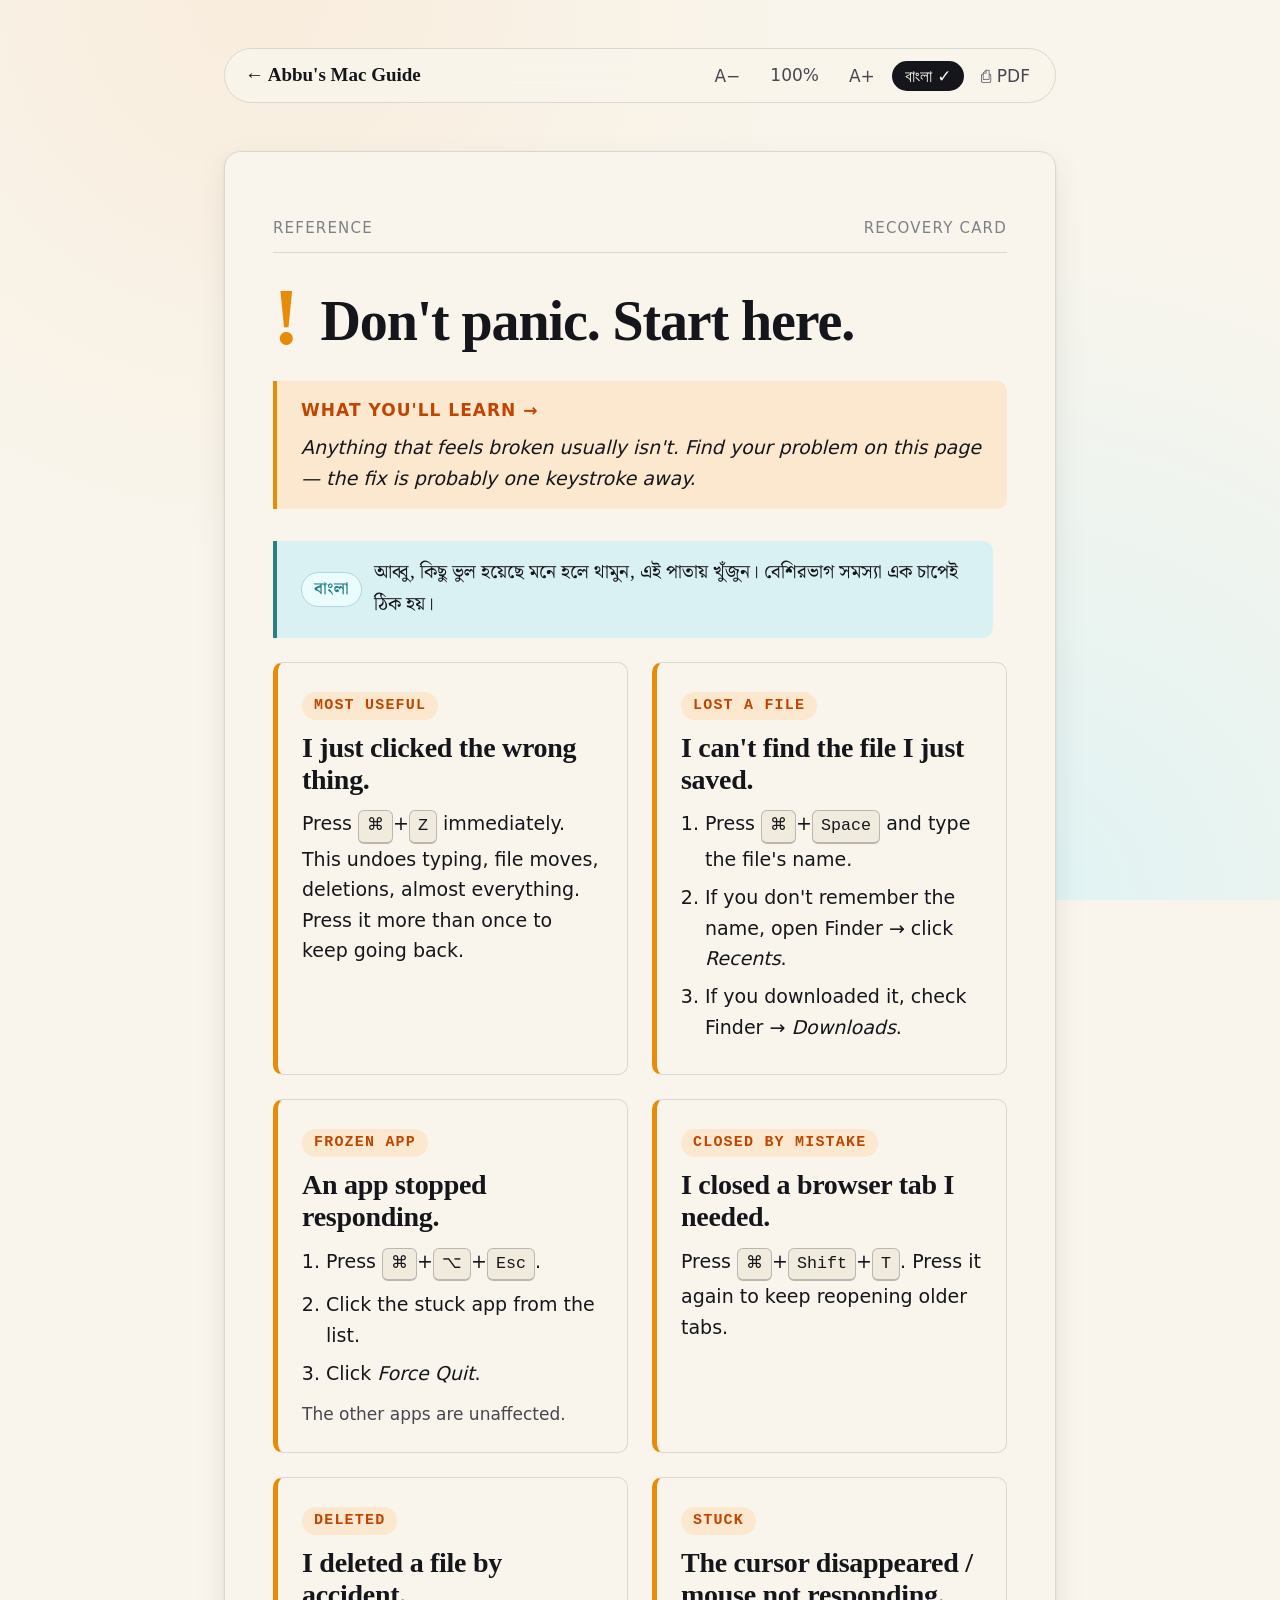
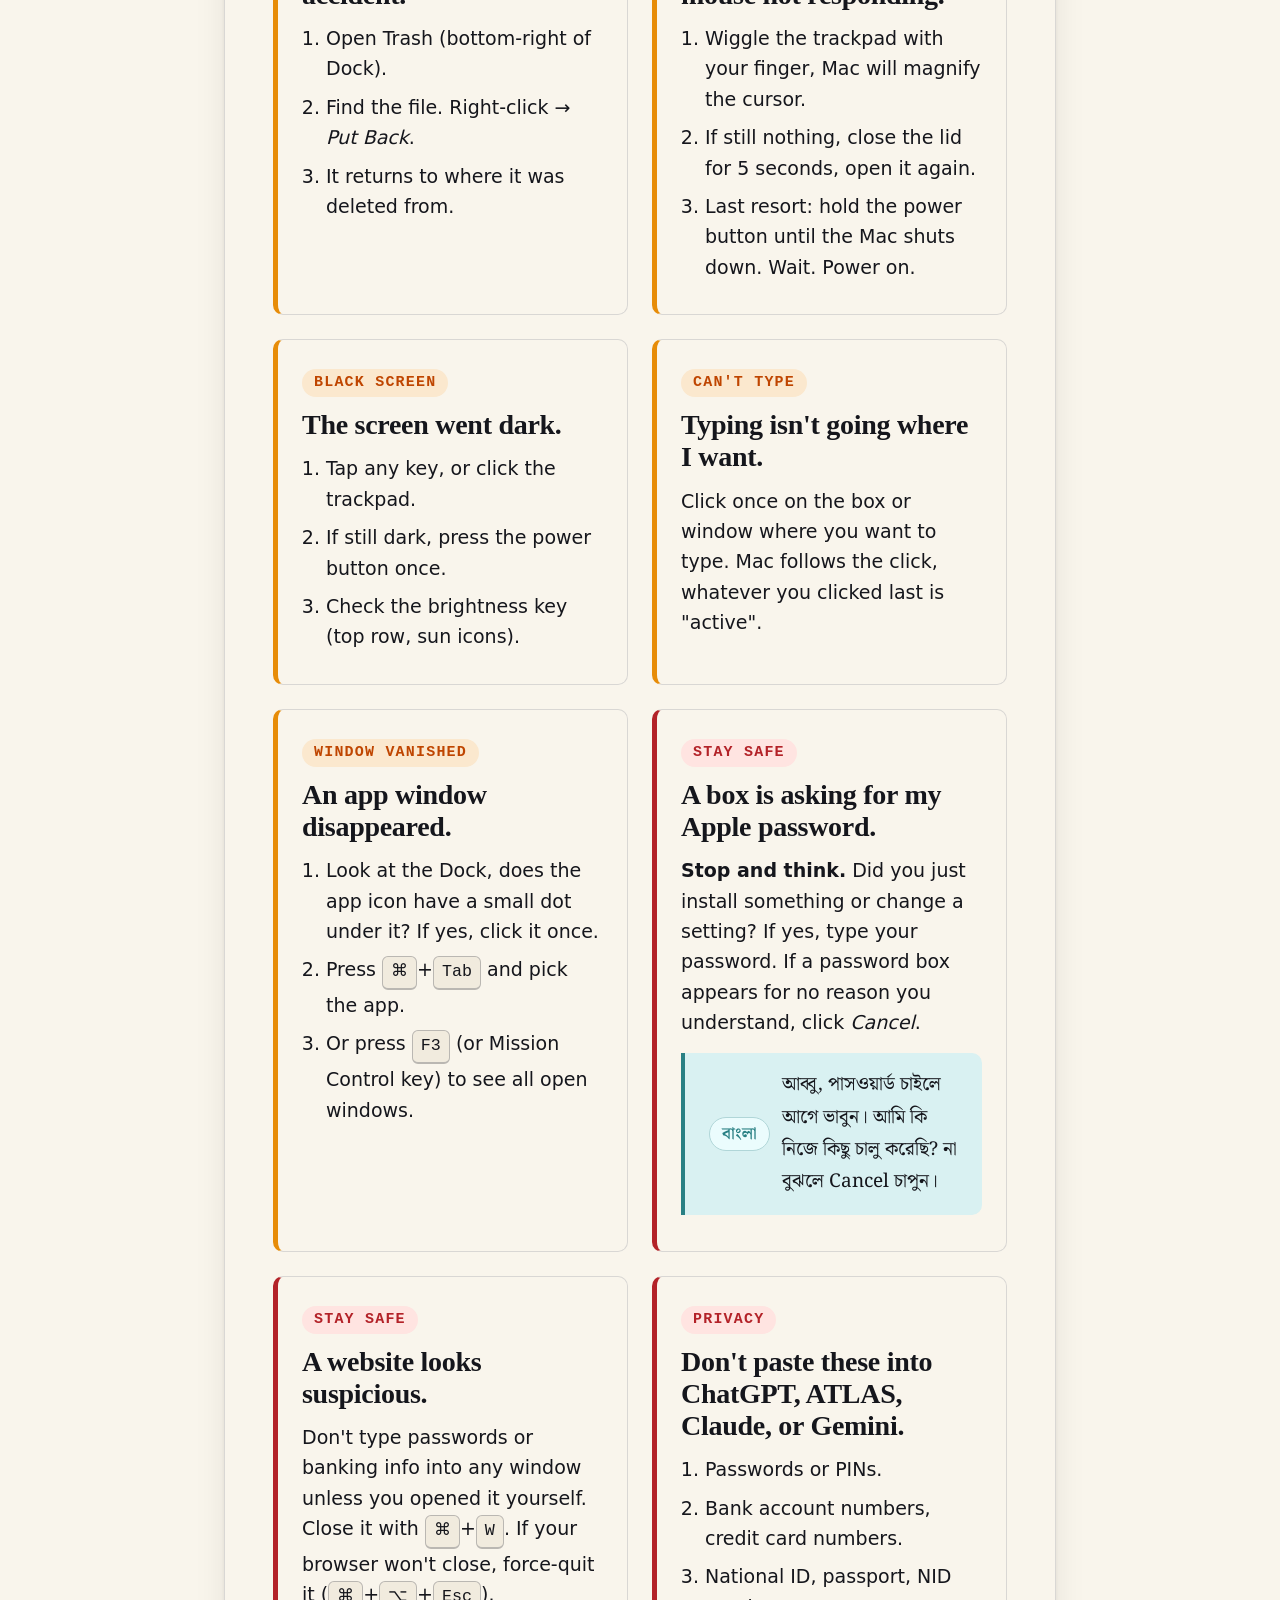
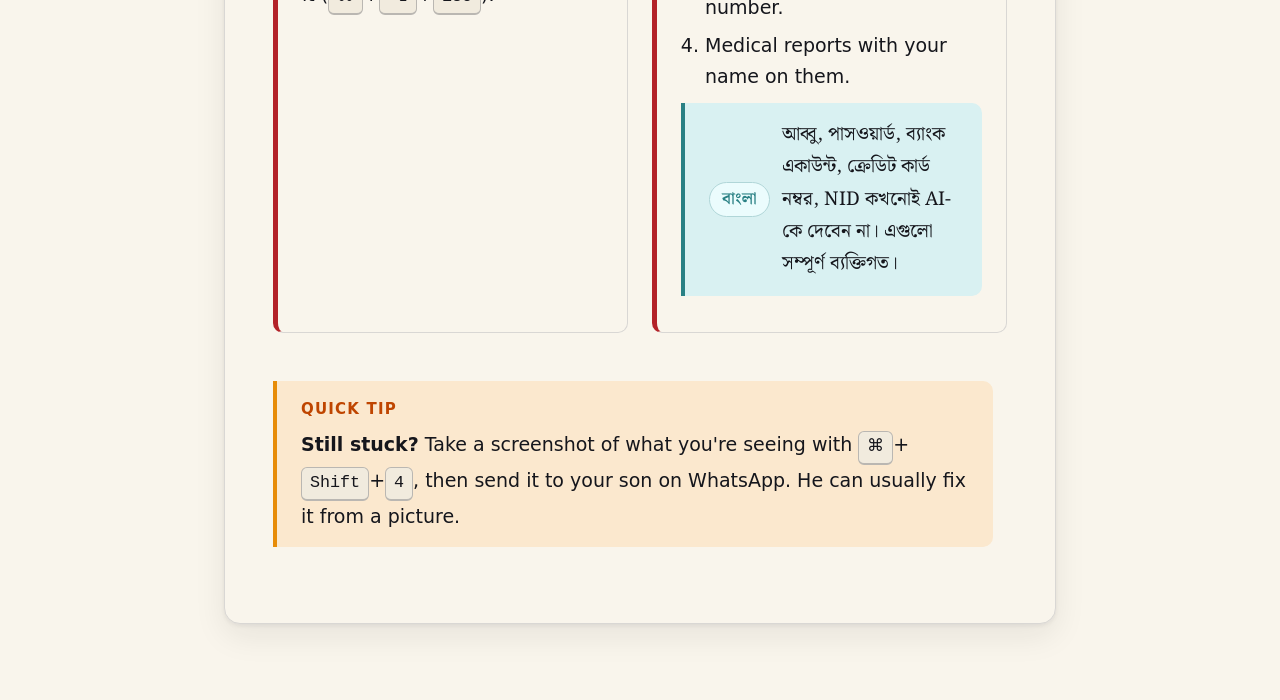
<file: reference/recovery.html>
<!doctype html>
<html lang="en">
<head>
  <meta charset="utf-8">
  <meta name="viewport" content="width=device-width, initial-scale=1">
  <title>Recovery Card, If something goes wrong</title>
  <meta name="description" content="The panic button page. If something feels wrong, start here.">
  <link rel="stylesheet" href="../styles/tokens.css">
  <link rel="stylesheet" href="../styles/typography.css">
  <link rel="stylesheet" href="../styles/slides.css">
  <link rel="stylesheet" href="../styles/components.css">
  <link rel="stylesheet" href="../styles/print.css" media="print">
  <style>
    .panic-grid {
      display: grid;
      grid-template-columns: repeat(auto-fit, minmax(280px, 1fr));
      gap: var(--space-5);
      margin: var(--space-5) 0;
    }
    .panic-card {
      background: var(--paper);
      border: 1px solid var(--rule);
      border-left: 5px solid var(--saffron);
      border-radius: var(--radius-md);
      padding: var(--space-5);
    }
    .panic-card h3 {
      margin: 0 0 var(--space-3);
      color: var(--ink);
      font-family: var(--font-display);
    }
    .panic-card .label {
      display: inline-block;
      font-family: var(--font-mono);
      font-size: var(--text-xs);
      text-transform: uppercase;
      letter-spacing: 0.08em;
      color: var(--saffron-deep);
      background: var(--saffron-tint);
      padding: 2px var(--space-3);
      border-radius: var(--radius-pill);
      margin-bottom: var(--space-3);
      font-weight: 600;
    }
    .panic-card.danger {
      border-left-color: var(--red-stop);
    }
    .panic-card.danger .label {
      color: var(--red-stop);
      background: var(--red-tint);
    }
    .panic-card ol {
      padding-left: var(--space-5);
      margin: 0;
    }
    .panic-card ol li {
      margin-bottom: var(--space-2);
    }
  </style>
</head>
<body>
  <main class="page">
    <header class="toolbar">
      <a class="toolbar-brand" href="../index.html" data-role="home">← Abbu's Mac Guide</a>
      <div class="toolbar-controls">
        <button class="tool-btn" data-action="font-down">A−</button>
        <span class="tool-btn" data-role="font-label">100%</span>
        <button class="tool-btn" data-action="font-up">A+</button>
        <button class="tool-btn" data-action="toggle-bn" aria-pressed="true">বাংলা</button>
        <button class="tool-btn" data-action="print">⎙ PDF</button>
      </div>
    </header>

    <section class="slide">
      <div class="slide-header">
        <span>Reference</span>
        <span>Recovery Card</span>
      </div>

      <div class="slide-step">
        <span class="step-number">!</span>
        <h1 class="slide-title">Don't panic. Start here.</h1>
      </div>

      <p class="slide-outcome">
        Anything that feels broken usually isn't. Find your problem on this page —
        the fix is probably one keystroke away.
      </p>

      <aside class="bn-pill" lang="bn">
        আব্বু, কিছু ভুল হয়েছে মনে হলে থামুন, এই পাতায় খুঁজুন। বেশিরভাগ সমস্যা এক চাপেই ঠিক হয়।
      </aside>

      <div class="panic-grid">

        <article class="panic-card">
          <span class="label">Most useful</span>
          <h3>I just clicked the wrong thing.</h3>
          <p>Press <kbd>⌘</kbd>+<kbd>Z</kbd> immediately. This undoes typing,
            file moves, deletions, almost everything. Press it more than once
            to keep going back.</p>
        </article>

        <article class="panic-card">
          <span class="label">Lost a file</span>
          <h3>I can't find the file I just saved.</h3>
          <ol>
            <li>Press <kbd>⌘</kbd>+<kbd>Space</kbd> and type the file's name.</li>
            <li>If you don't remember the name, open Finder → click <em>Recents</em>.</li>
            <li>If you downloaded it, check Finder → <em>Downloads</em>.</li>
          </ol>
        </article>

        <article class="panic-card">
          <span class="label">Frozen app</span>
          <h3>An app stopped responding.</h3>
          <ol>
            <li>Press <kbd>⌘</kbd>+<kbd>⌥</kbd>+<kbd>Esc</kbd>.</li>
            <li>Click the stuck app from the list.</li>
            <li>Click <em>Force Quit</em>.</li>
          </ol>
          <p style="margin-top: var(--space-3); font-size: var(--text-sm); color: var(--ink-soft);">
            The other apps are unaffected.
          </p>
        </article>

        <article class="panic-card">
          <span class="label">Closed by mistake</span>
          <h3>I closed a browser tab I needed.</h3>
          <p>Press <kbd>⌘</kbd>+<kbd>Shift</kbd>+<kbd>T</kbd>. Press it again
            to keep reopening older tabs.</p>
        </article>

        <article class="panic-card">
          <span class="label">Deleted</span>
          <h3>I deleted a file by accident.</h3>
          <ol>
            <li>Open Trash (bottom-right of Dock).</li>
            <li>Find the file. Right-click → <em>Put Back</em>.</li>
            <li>It returns to where it was deleted from.</li>
          </ol>
        </article>

        <article class="panic-card">
          <span class="label">Stuck</span>
          <h3>The cursor disappeared / mouse not responding.</h3>
          <ol>
            <li>Wiggle the trackpad with your finger, Mac will magnify the cursor.</li>
            <li>If still nothing, close the lid for 5 seconds, open it again.</li>
            <li>Last resort: hold the power button until the Mac shuts down. Wait. Power on.</li>
          </ol>
        </article>

        <article class="panic-card">
          <span class="label">Black screen</span>
          <h3>The screen went dark.</h3>
          <ol>
            <li>Tap any key, or click the trackpad.</li>
            <li>If still dark, press the power button once.</li>
            <li>Check the brightness key (top row, sun icons).</li>
          </ol>
        </article>

        <article class="panic-card">
          <span class="label">Can't type</span>
          <h3>Typing isn't going where I want.</h3>
          <p>Click once on the box or window where you want to type. Mac follows
            the click, whatever you clicked last is "active".</p>
        </article>

        <article class="panic-card">
          <span class="label">Window vanished</span>
          <h3>An app window disappeared.</h3>
          <ol>
            <li>Look at the Dock, does the app icon have a small dot under it?
              If yes, click it once.</li>
            <li>Press <kbd>⌘</kbd>+<kbd>Tab</kbd> and pick the app.</li>
            <li>Or press <kbd>F3</kbd> (or Mission Control key) to see all open windows.</li>
          </ol>
        </article>

        <article class="panic-card danger">
          <span class="label">Stay safe</span>
          <h3>A box is asking for my Apple password.</h3>
          <p><strong>Stop and think.</strong> Did you just install something or change a setting?
            If yes, type your password. If a password box appears for no reason
            you understand, click <em>Cancel</em>.</p>
          <aside class="bn-pill" lang="bn">
            আব্বু, পাসওয়ার্ড চাইলে আগে ভাবুন। আমি কি নিজে কিছু চালু করেছি? না বুঝলে Cancel চাপুন।
          </aside>
        </article>

        <article class="panic-card danger">
          <span class="label">Stay safe</span>
          <h3>A website looks suspicious.</h3>
          <p>Don't type passwords or banking info into any window unless you opened
            it yourself. Close it with <kbd>⌘</kbd>+<kbd>W</kbd>. If your browser
            won't close, force-quit it (<kbd>⌘</kbd>+<kbd>⌥</kbd>+<kbd>Esc</kbd>).</p>
        </article>

        <article class="panic-card danger">
          <span class="label">Privacy</span>
          <h3>Don't paste these into ChatGPT, ATLAS, Claude, or Gemini.</h3>
          <ol>
            <li>Passwords or PINs.</li>
            <li>Bank account numbers, credit card numbers.</li>
            <li>National ID, passport, NID number.</li>
            <li>Medical reports with your name on them.</li>
          </ol>
          <aside class="bn-pill" lang="bn">
            আব্বু, পাসওয়ার্ড, ব্যাংক একাউন্ট, ক্রেডিট কার্ড নম্বর, NID কখনোই AI-কে দেবেন না। এগুলো সম্পূর্ণ ব্যক্তিগত।
          </aside>
        </article>

      </div>

      <div class="tip" style="margin-top: var(--space-7);">
        <strong>Still stuck?</strong> Take a screenshot of what you're seeing
        with <kbd>⌘</kbd>+<kbd>Shift</kbd>+<kbd>4</kbd>, then send it to your son
        on WhatsApp. He can usually fix it from a picture.
      </div>

    </section>
  </main>

  <script src="../scripts/ui.js"></script>
  <script src="../scripts/nav.js"></script>
</body>
</html>
</file>
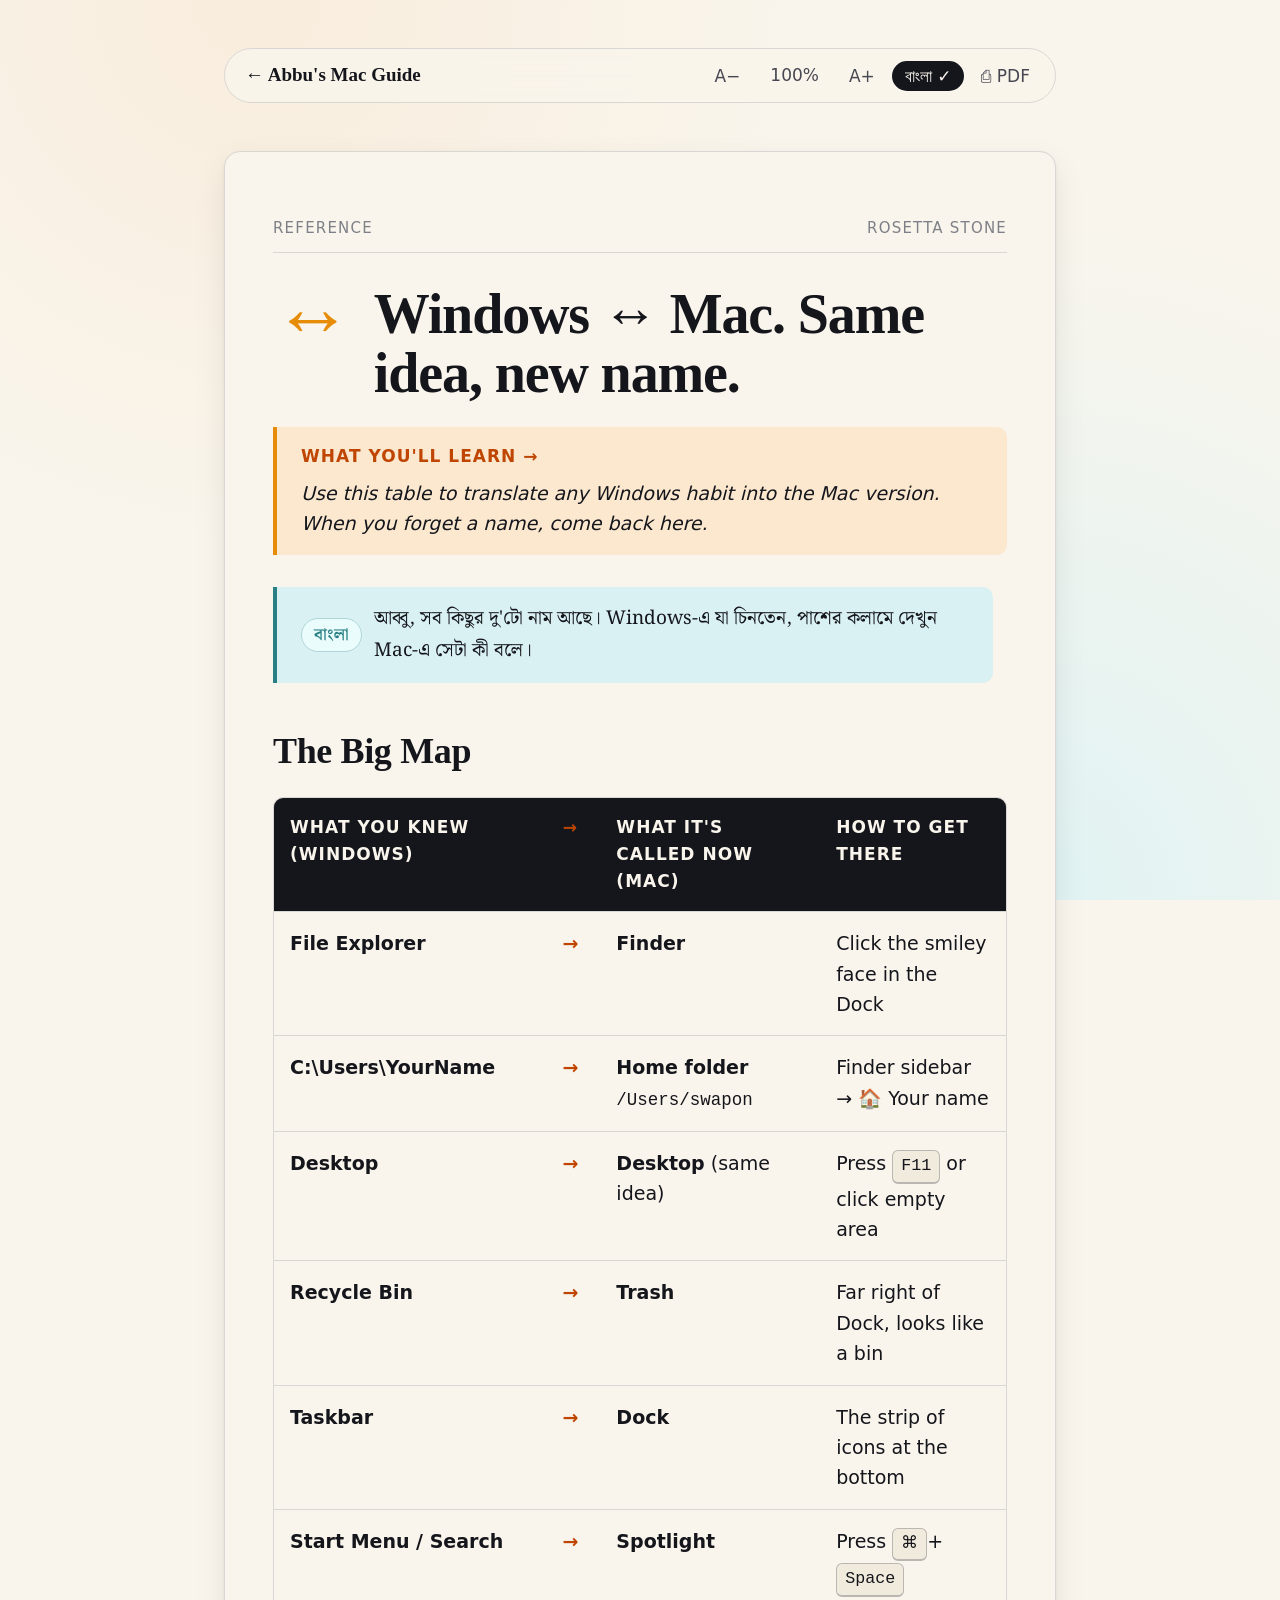
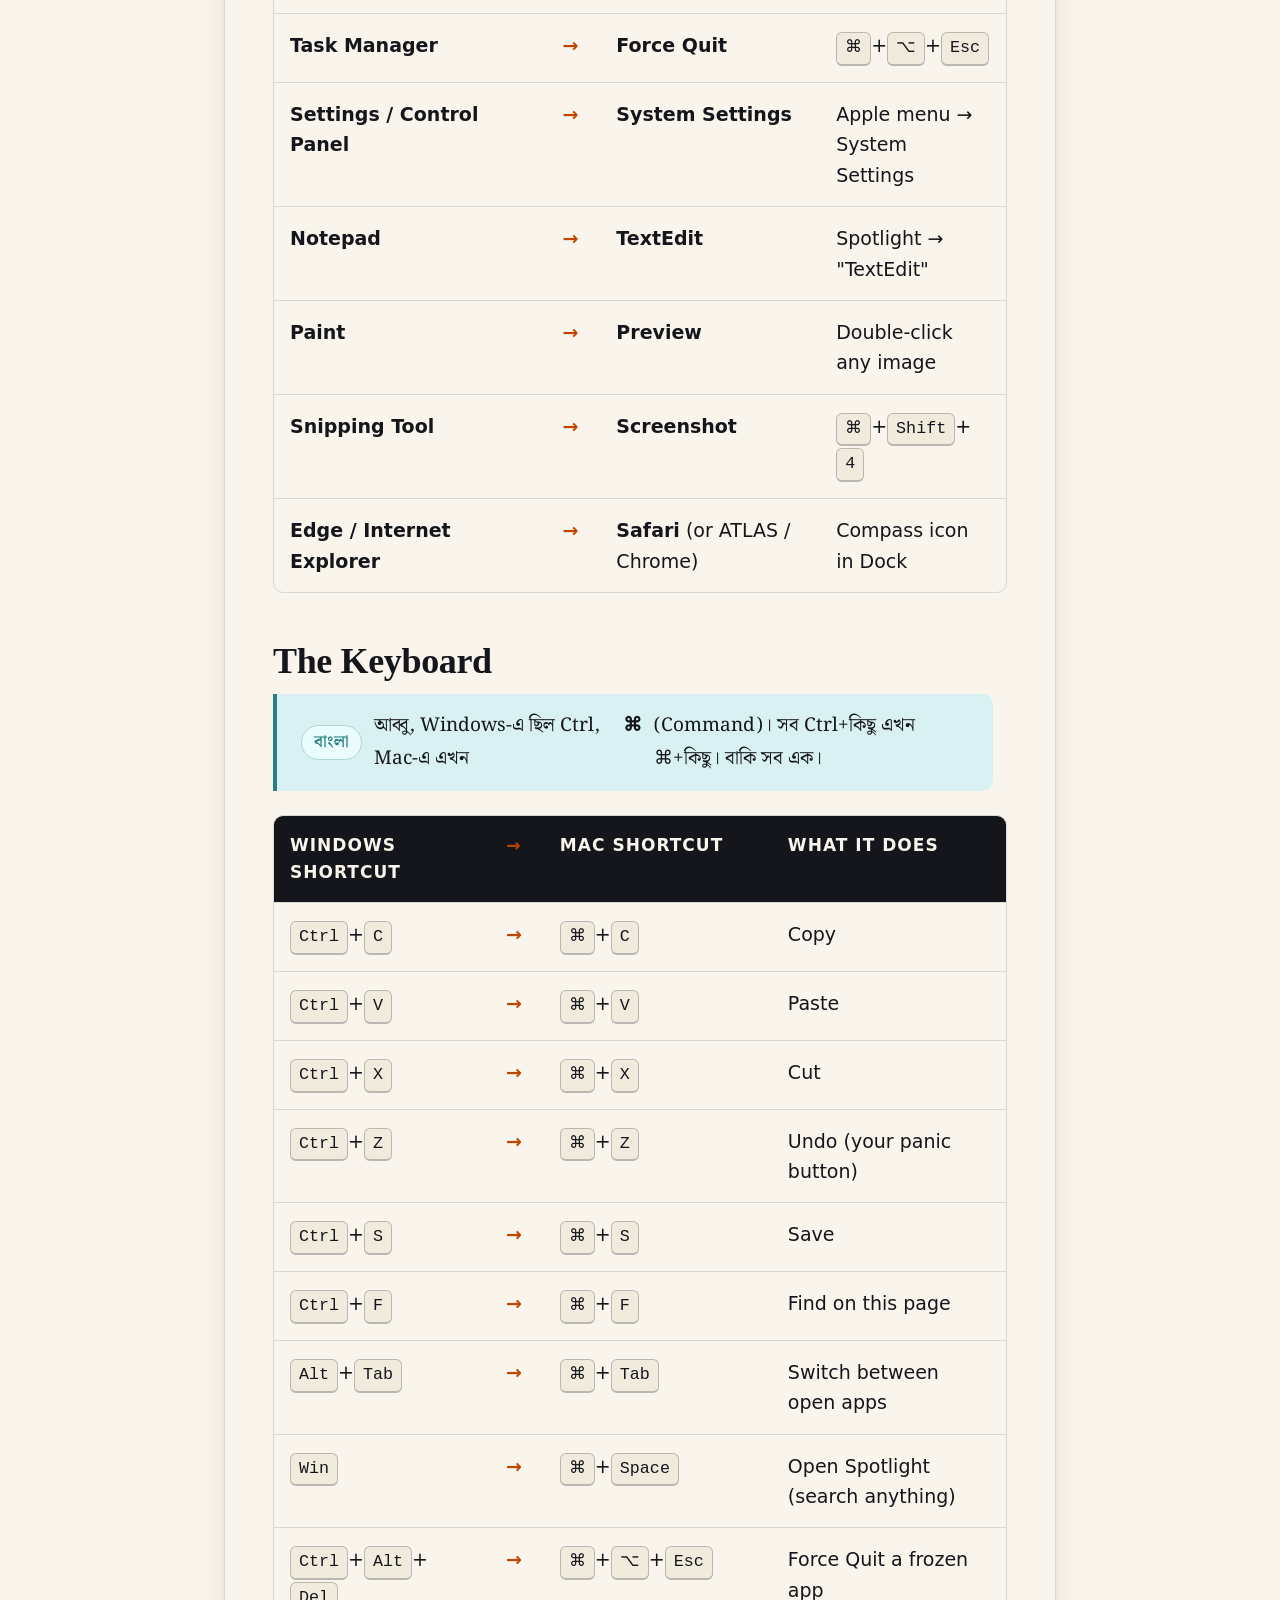
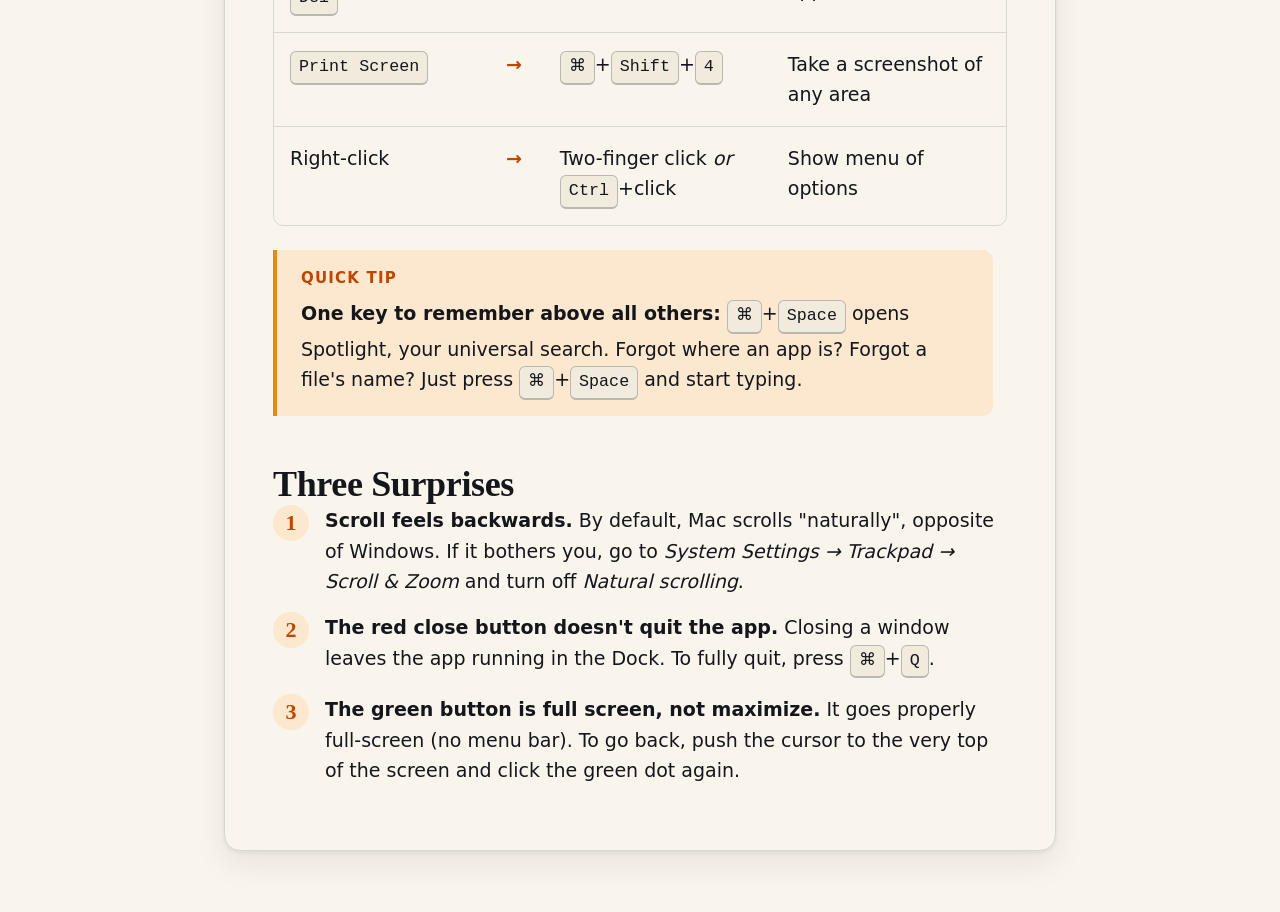
<file: reference/rosetta.html>
<!doctype html>
<html lang="en">
<head>
  <meta charset="utf-8">
  <meta name="viewport" content="width=device-width, initial-scale=1">
  <title>Rosetta Stone, Windows ↔ Mac</title>
  <meta name="description" content="Translation table from every familiar Windows term to its Mac equivalent.">
  <link rel="stylesheet" href="../styles/tokens.css">
  <link rel="stylesheet" href="../styles/typography.css">
  <link rel="stylesheet" href="../styles/slides.css">
  <link rel="stylesheet" href="../styles/components.css">
  <link rel="stylesheet" href="../styles/print.css" media="print">
</head>
<body>
  <main class="page">
    <header class="toolbar">
      <a class="toolbar-brand" href="../index.html" data-role="home">← Abbu's Mac Guide</a>
      <div class="toolbar-controls">
        <button class="tool-btn" data-action="font-down" aria-label="Decrease font size">A−</button>
        <span class="tool-btn" data-role="font-label">100%</span>
        <button class="tool-btn" data-action="font-up" aria-label="Increase font size">A+</button>
        <button class="tool-btn" data-action="toggle-bn" aria-pressed="true">বাংলা</button>
        <button class="tool-btn" data-action="print">⎙ PDF</button>
      </div>
    </header>

    <section class="slide">
      <div class="slide-header">
        <span>Reference</span>
        <span>Rosetta Stone</span>
      </div>

      <div class="slide-step">
        <span class="step-number">↔</span>
        <h1 class="slide-title">Windows ↔ Mac. Same idea, new name.</h1>
      </div>

      <p class="slide-outcome">
        Use this table to translate any Windows habit into the Mac version.
        When you forget a name, come back here.
      </p>

      <aside class="bn-pill" lang="bn">
        আব্বু, সব কিছুর দু'টো নাম আছে। Windows-এ যা চিনতেন, পাশের কলামে দেখুন Mac-এ সেটা কী বলে।
      </aside>

      <h2 style="margin-top: var(--space-7);">The Big Map</h2>

      <table class="compare-table">
        <thead>
          <tr>
            <th>What you knew (Windows)</th>
            <th class="arrow">→</th>
            <th>What it's called now (Mac)</th>
            <th>How to get there</th>
          </tr>
        </thead>
        <tbody>
          <tr>
            <td><strong>File Explorer</strong></td>
            <td class="arrow">→</td>
            <td><strong>Finder</strong></td>
            <td>Click the smiley face in the Dock</td>
          </tr>
          <tr>
            <td><strong>C:\Users\YourName</strong></td>
            <td class="arrow">→</td>
            <td><strong>Home folder</strong> <code>/Users/swapon</code></td>
            <td>Finder sidebar → 🏠 Your name</td>
          </tr>
          <tr>
            <td><strong>Desktop</strong></td>
            <td class="arrow">→</td>
            <td><strong>Desktop</strong> (same idea)</td>
            <td>Press <kbd>F11</kbd> or click empty area</td>
          </tr>
          <tr>
            <td><strong>Recycle Bin</strong></td>
            <td class="arrow">→</td>
            <td><strong>Trash</strong></td>
            <td>Far right of Dock, looks like a bin</td>
          </tr>
          <tr>
            <td><strong>Taskbar</strong></td>
            <td class="arrow">→</td>
            <td><strong>Dock</strong></td>
            <td>The strip of icons at the bottom</td>
          </tr>
          <tr>
            <td><strong>Start Menu / Search</strong></td>
            <td class="arrow">→</td>
            <td><strong>Spotlight</strong></td>
            <td>Press <kbd>⌘</kbd>+<kbd>Space</kbd></td>
          </tr>
          <tr>
            <td><strong>Task Manager</strong></td>
            <td class="arrow">→</td>
            <td><strong>Force Quit</strong></td>
            <td><kbd>⌘</kbd>+<kbd>⌥</kbd>+<kbd>Esc</kbd></td>
          </tr>
          <tr>
            <td><strong>Settings / Control Panel</strong></td>
            <td class="arrow">→</td>
            <td><strong>System Settings</strong></td>
            <td>Apple menu  → System Settings</td>
          </tr>
          <tr>
            <td><strong>Notepad</strong></td>
            <td class="arrow">→</td>
            <td><strong>TextEdit</strong></td>
            <td>Spotlight → "TextEdit"</td>
          </tr>
          <tr>
            <td><strong>Paint</strong></td>
            <td class="arrow">→</td>
            <td><strong>Preview</strong></td>
            <td>Double-click any image</td>
          </tr>
          <tr>
            <td><strong>Snipping Tool</strong></td>
            <td class="arrow">→</td>
            <td><strong>Screenshot</strong></td>
            <td><kbd>⌘</kbd>+<kbd>Shift</kbd>+<kbd>4</kbd></td>
          </tr>
          <tr>
            <td><strong>Edge / Internet Explorer</strong></td>
            <td class="arrow">→</td>
            <td><strong>Safari</strong> (or ATLAS / Chrome)</td>
            <td>Compass icon in Dock</td>
          </tr>
        </tbody>
      </table>

      <h2 style="margin-top: var(--space-7);">The Keyboard</h2>

      <aside class="bn-pill" lang="bn">
        আব্বু, Windows-এ ছিল Ctrl, Mac-এ এখন <strong>⌘</strong> (Command)। সব Ctrl+কিছু এখন ⌘+কিছু। বাকি সব এক।
      </aside>

      <table class="compare-table">
        <thead>
          <tr>
            <th>Windows shortcut</th>
            <th class="arrow">→</th>
            <th>Mac shortcut</th>
            <th>What it does</th>
          </tr>
        </thead>
        <tbody>
          <tr>
            <td><kbd>Ctrl</kbd>+<kbd>C</kbd></td>
            <td class="arrow">→</td>
            <td><kbd>⌘</kbd>+<kbd>C</kbd></td>
            <td>Copy</td>
          </tr>
          <tr>
            <td><kbd>Ctrl</kbd>+<kbd>V</kbd></td>
            <td class="arrow">→</td>
            <td><kbd>⌘</kbd>+<kbd>V</kbd></td>
            <td>Paste</td>
          </tr>
          <tr>
            <td><kbd>Ctrl</kbd>+<kbd>X</kbd></td>
            <td class="arrow">→</td>
            <td><kbd>⌘</kbd>+<kbd>X</kbd></td>
            <td>Cut</td>
          </tr>
          <tr>
            <td><kbd>Ctrl</kbd>+<kbd>Z</kbd></td>
            <td class="arrow">→</td>
            <td><kbd>⌘</kbd>+<kbd>Z</kbd></td>
            <td>Undo (your panic button)</td>
          </tr>
          <tr>
            <td><kbd>Ctrl</kbd>+<kbd>S</kbd></td>
            <td class="arrow">→</td>
            <td><kbd>⌘</kbd>+<kbd>S</kbd></td>
            <td>Save</td>
          </tr>
          <tr>
            <td><kbd>Ctrl</kbd>+<kbd>F</kbd></td>
            <td class="arrow">→</td>
            <td><kbd>⌘</kbd>+<kbd>F</kbd></td>
            <td>Find on this page</td>
          </tr>
          <tr>
            <td><kbd>Alt</kbd>+<kbd>Tab</kbd></td>
            <td class="arrow">→</td>
            <td><kbd>⌘</kbd>+<kbd>Tab</kbd></td>
            <td>Switch between open apps</td>
          </tr>
          <tr>
            <td><kbd>Win</kbd></td>
            <td class="arrow">→</td>
            <td><kbd>⌘</kbd>+<kbd>Space</kbd></td>
            <td>Open Spotlight (search anything)</td>
          </tr>
          <tr>
            <td><kbd>Ctrl</kbd>+<kbd>Alt</kbd>+<kbd>Del</kbd></td>
            <td class="arrow">→</td>
            <td><kbd>⌘</kbd>+<kbd>⌥</kbd>+<kbd>Esc</kbd></td>
            <td>Force Quit a frozen app</td>
          </tr>
          <tr>
            <td><kbd>Print Screen</kbd></td>
            <td class="arrow">→</td>
            <td><kbd>⌘</kbd>+<kbd>Shift</kbd>+<kbd>4</kbd></td>
            <td>Take a screenshot of any area</td>
          </tr>
          <tr>
            <td>Right-click</td>
            <td class="arrow">→</td>
            <td>Two-finger click <em>or</em> <kbd>Ctrl</kbd>+click</td>
            <td>Show menu of options</td>
          </tr>
        </tbody>
      </table>

      <div class="tip">
        <strong>One key to remember above all others:</strong>
        <kbd>⌘</kbd>+<kbd>Space</kbd> opens Spotlight, your universal search.
        Forgot where an app is? Forgot a file's name? Just press
        <kbd>⌘</kbd>+<kbd>Space</kbd> and start typing.
      </div>

      <h2 style="margin-top: var(--space-7);">Three Surprises</h2>

      <ol class="steps">
        <li>
          <div>
            <strong>Scroll feels backwards.</strong>
            By default, Mac scrolls "naturally", opposite of Windows.
            If it bothers you, go to <em>System Settings → Trackpad → Scroll &amp; Zoom</em>
            and turn off <em>Natural scrolling</em>.
          </div>
        </li>
        <li>
          <div>
            <strong>The red close button doesn't quit the app.</strong>
            Closing a window leaves the app running in the Dock.
            To fully quit, press <kbd>⌘</kbd>+<kbd>Q</kbd>.
          </div>
        </li>
        <li>
          <div>
            <strong>The green button is full screen, not maximize.</strong>
            It goes properly full-screen (no menu bar). To go back, push the cursor
            to the very top of the screen and click the green dot again.
          </div>
        </li>
      </ol>

    </section>
  </main>

  <script src="../scripts/ui.js"></script>
  <script src="../scripts/nav.js"></script>
</body>
</html>
</file>
<file: styles/tokens.css>
/* Design tokens — single source of truth.
   Change values here; everything else inherits. */

:root {
  /* ---------- Color ---------- */
  --paper:        oklch(97% 0.012 85);
  --paper-deep:   oklch(94% 0.018 85);
  --ink:          oklch(20% 0.012 280);
  --ink-soft:     oklch(40% 0.015 280);
  --ink-faint:    oklch(60% 0.012 280);

  --saffron:      oklch(72% 0.16 65);
  --saffron-deep: oklch(55% 0.18 50);
  --saffron-tint: oklch(94% 0.04 75);

  --teal-bn:      oklch(55% 0.08 200);
  --teal-bn-tint: oklch(94% 0.025 200);

  --red-stop:     oklch(50% 0.18 25);
  --red-tint:     oklch(94% 0.03 25);

  --green-go:     oklch(48% 0.12 145);
  --green-tint:   oklch(94% 0.03 145);

  --rule:         oklch(88% 0.005 85);
  --rule-strong:  oklch(78% 0.008 85);

  /* ---------- Type scale (large by design) ---------- */
  --font-scale: 1;  /* user-controlled via A− / A+ */

  /* Small sizes stay fixed (already small enough on phones) */
  --text-xs:   calc(15px * var(--font-scale));
  --text-sm:   calc(17px * var(--font-scale));
  --text-base: calc(19px * var(--font-scale));
  --text-lg:   calc(22px * var(--font-scale));

  /* Fluid clamps shrink gracefully on phones, hit fixed targets on desktop */
  --text-xl:   calc(clamp(22px, 1.2vw + 18px, 28px) * var(--font-scale));
  --text-2xl:  calc(clamp(26px, 2.5vw + 16px, 36px) * var(--font-scale));
  --text-3xl:  calc(clamp(34px, 3.5vw + 18px, 48px) * var(--font-scale));
  --text-4xl:  calc(clamp(34px, 4vw + 20px, 56px) * var(--font-scale));
  --text-step: calc(clamp(48px, 6vw + 24px, 80px) * var(--font-scale));

  --leading-tight: 1.05;
  --leading-snug:  1.15;
  --leading-body:  1.6;

  /* ---------- Spacing ---------- */
  --space-1:  4px;
  --space-2:  8px;
  --space-3:  12px;
  --space-4:  16px;
  --space-5:  24px;
  --space-6:  32px;
  --space-7:  48px;
  --space-8:  64px;
  --space-9:  96px;

  /* ---------- Layout ---------- */
  --content-width: 720px;
  --slide-width:   880px;
  --hub-width:     1080px;

  /* ---------- Radius ---------- */
  --radius-sm: 6px;
  --radius-md: 10px;
  --radius-lg: 16px;
  --radius-pill: 999px;

  /* ---------- Shadows (subtle — paper not slick tech) ---------- */
  --shadow-soft: 0 1px 2px oklch(20% 0.012 280 / 0.04),
                 0 4px 12px oklch(20% 0.012 280 / 0.06);
  --shadow-card: 0 2px 4px oklch(20% 0.012 280 / 0.06),
                 0 12px 32px oklch(20% 0.012 280 / 0.08);

  /* ---------- Motion ---------- */
  --duration-fast:   140ms;
  --duration-normal: 280ms;
  --ease-out-expo:   cubic-bezier(0.16, 1, 0.3, 1);
}

@media (prefers-reduced-motion: reduce) {
  :root {
    --duration-fast:   0ms;
    --duration-normal: 0ms;
  }
}
</file>
<file: styles/typography.css>
/* Typography — font stacks and the body baseline. */

@import url('https://fonts.googleapis.com/css2?family=Noto+Serif+Bengali:wght@400;500;700&display=swap');

:root {
  --font-display: Charter, 'Iowan Old Style', 'Apple Garamond',
                  'Palatino Linotype', Georgia, serif;
  --font-body:    -apple-system, BlinkMacSystemFont, 'Inter',
                  system-ui, 'Helvetica Neue', sans-serif;
  --font-mono:    'SF Mono', ui-monospace, 'JetBrains Mono',
                  Menlo, Monaco, 'Cascadia Mono', monospace;
  --font-bn:      'Noto Serif Bengali', var(--font-display);
}

html {
  font-size: 100%;
  -webkit-text-size-adjust: 100%;
  text-rendering: optimizeLegibility;
  -webkit-font-smoothing: antialiased;
  -moz-osx-font-smoothing: grayscale;
}

body {
  font-family: var(--font-body);
  font-size: var(--text-base);
  line-height: var(--leading-body);
  color: var(--ink);
  font-feature-settings: 'kern', 'liga', 'calt';
}

h1, h2, h3, h4 {
  font-family: var(--font-display);
  color: var(--ink);
  font-weight: 600;
  letter-spacing: -0.01em;
  margin: 0;
}

h1 {
  font-size: var(--text-4xl);
  line-height: var(--leading-tight);
  letter-spacing: -0.02em;
}

h2 {
  font-size: var(--text-2xl);
  line-height: var(--leading-snug);
}

h3 {
  font-size: var(--text-xl);
  line-height: var(--leading-snug);
}

h4 {
  font-size: var(--text-lg);
  line-height: var(--leading-snug);
}

p {
  margin: 0 0 var(--space-4);
  max-width: 60ch;
}

p:last-child {
  margin-bottom: 0;
}

a {
  color: var(--saffron-deep);
  text-decoration: underline;
  text-decoration-thickness: 1.5px;
  text-underline-offset: 3px;
  transition: color var(--duration-fast) var(--ease-out-expo);
}

a:hover {
  color: var(--ink);
}

a:focus-visible {
  outline: 2px solid var(--saffron);
  outline-offset: 3px;
  border-radius: var(--radius-sm);
}

strong, b {
  font-weight: 600;
  color: var(--ink);
}

em, i {
  font-style: italic;
}

code, kbd {
  font-family: var(--font-mono);
  font-size: 0.92em;
}

kbd {
  display: inline-block;
  padding: 2px 8px;
  background: var(--paper-deep);
  border: 1px solid var(--rule-strong);
  border-bottom-width: 2px;
  border-radius: var(--radius-sm);
  color: var(--ink);
  font-weight: 500;
  font-size: 0.88em;
  white-space: nowrap;
}

[lang="bn"] {
  font-family: var(--font-bn);
  line-height: 1.7;
}

::selection {
  background: var(--saffron-tint);
  color: var(--ink);
}
</file>
<file: styles/slides.css>
/* Slide layout — the core unit of the manual. */

*, *::before, *::after {
  box-sizing: border-box;
}

body {
  margin: 0;
  background: var(--paper);
  background-image:
    radial-gradient(
      circle at 20% 0%,
      oklch(95% 0.025 75) 0%,
      transparent 40%
    ),
    radial-gradient(
      circle at 80% 100%,
      oklch(95% 0.02 200) 0%,
      transparent 50%
    );
  background-attachment: fixed;
  min-height: 100vh;
}

.page {
  max-width: var(--slide-width);
  margin: 0 auto;
  padding: var(--space-7) var(--space-5);
}

/* ---------- Page chrome (toolbar at top) ---------- */
.toolbar {
  position: sticky;
  top: var(--space-3);
  z-index: 10;
  display: flex;
  justify-content: space-between;
  align-items: center;
  margin-bottom: var(--space-7);
  padding: var(--space-2) var(--space-3);
  background: oklch(97% 0.012 85 / 0.85);
  backdrop-filter: blur(12px);
  -webkit-backdrop-filter: blur(12px);
  border: 1px solid var(--rule);
  border-radius: var(--radius-pill);
}

.toolbar-brand {
  font-family: var(--font-display);
  font-size: var(--text-base);
  color: var(--ink);
  text-decoration: none;
  font-weight: 600;
  padding-left: var(--space-2);
}

.toolbar-controls {
  display: flex;
  gap: var(--space-1);
  align-items: center;
}

.tool-btn {
  appearance: none;
  background: transparent;
  border: 1px solid transparent;
  border-radius: var(--radius-pill);
  padding: var(--space-1) var(--space-3);
  font-family: var(--font-body);
  font-size: var(--text-sm);
  color: var(--ink-soft);
  cursor: pointer;
  transition:
    background var(--duration-fast) var(--ease-out-expo),
    color var(--duration-fast) var(--ease-out-expo);
}

.tool-btn:hover {
  background: var(--saffron-tint);
  color: var(--ink);
}

.tool-btn[aria-pressed="true"] {
  background: var(--ink);
  color: var(--paper);
}

.tool-btn:focus-visible {
  outline: 2px solid var(--saffron);
  outline-offset: 2px;
}

.tool-icon {
  font-family: var(--font-mono);
  font-size: 0.9em;
}

/* ---------- The slide unit ---------- */
.slide {
  background: var(--paper);
  border: 1px solid var(--rule);
  border-radius: var(--radius-lg);
  padding: var(--space-8) var(--space-7);
  margin-bottom: var(--space-7);
  box-shadow: var(--shadow-card);
  position: relative;
}

.slide-header {
  display: flex;
  justify-content: space-between;
  align-items: baseline;
  margin-bottom: var(--space-6);
  font-size: var(--text-xs);
  color: var(--ink-faint);
  text-transform: uppercase;
  letter-spacing: 0.08em;
  font-weight: 500;
  padding-bottom: var(--space-3);
  border-bottom: 1px solid var(--rule);
}

.slide-counter::before {
  content: "Slide ";
}

.slide-step {
  display: grid;
  grid-template-columns: auto 1fr;
  gap: var(--space-5);
  align-items: start;
  margin-bottom: var(--space-5);
}

.step-number {
  font-family: var(--font-display);
  font-size: var(--text-step);
  line-height: 1;
  color: var(--saffron);
  font-weight: 700;
  font-feature-settings: 'lnum', 'tnum';
  letter-spacing: -0.04em;
  align-self: start;
  margin-top: -0.1em;
}

.slide-title {
  align-self: center;
}

.slide-outcome {
  display: block;
  background: var(--saffron-tint);
  border-left: 4px solid var(--saffron);
  padding: var(--space-4) var(--space-5);
  border-radius: 0 var(--radius-md) var(--radius-md) 0;
  font-style: italic;
  color: var(--ink);
  margin: 0 0 var(--space-6);
  max-width: none;
}

.slide-outcome::before {
  content: "What you'll learn → ";
  font-weight: 600;
  font-style: normal;
  color: var(--saffron-deep);
  font-size: var(--text-sm);
  text-transform: uppercase;
  letter-spacing: 0.06em;
  display: block;
  margin-bottom: var(--space-2);
}

.slide-body {
  display: flex;
  flex-direction: column;
  gap: var(--space-5);
}

.slide-body > * {
  max-width: var(--content-width);
}

/* Numbered steps within a slide body */
.steps {
  list-style: none;
  padding: 0;
  margin: 0;
  counter-reset: step;
  display: flex;
  flex-direction: column;
  gap: var(--space-4);
}

.steps li {
  counter-increment: step;
  display: grid;
  grid-template-columns: 36px 1fr;
  gap: var(--space-4);
  align-items: baseline;
  padding-left: 0;
}

.steps li::before {
  content: counter(step);
  font-family: var(--font-display);
  font-size: var(--text-lg);
  color: var(--saffron-deep);
  font-weight: 600;
  text-align: center;
  background: var(--saffron-tint);
  border-radius: var(--radius-pill);
  width: 36px;
  height: 36px;
  line-height: 36px;
  align-self: start;
}

/* Slide footer / nav */
.slide-nav {
  display: flex;
  justify-content: space-between;
  align-items: center;
  margin-top: var(--space-7);
  padding-top: var(--space-5);
  border-top: 1px solid var(--rule);
}

.slide-nav a {
  text-decoration: none;
  font-family: var(--font-body);
  font-size: var(--text-base);
  color: var(--ink-soft);
  padding: var(--space-2) var(--space-4);
  border-radius: var(--radius-md);
  transition: all var(--duration-fast) var(--ease-out-expo);
}

.slide-nav a:hover {
  color: var(--ink);
  background: var(--saffron-tint);
}

.slide-nav a[rel="next"] {
  color: var(--saffron-deep);
  font-weight: 600;
}

/* Image placeholders — clearly marked, ready to be replaced */
.placeholder {
  display: flex;
  flex-direction: column;
  align-items: center;
  justify-content: center;
  min-height: 200px;
  margin: 0;
  background:
    repeating-linear-gradient(
      135deg,
      var(--paper-deep),
      var(--paper-deep) 12px,
      var(--paper) 12px,
      var(--paper) 24px
    );
  border: 2px dashed var(--rule-strong);
  border-radius: var(--radius-md);
  padding: var(--space-5);
  text-align: center;
  color: var(--ink-soft);
}

.placeholder[data-needed]::before {
  content: "📷 Screenshot needed";
  font-family: var(--font-mono);
  font-size: var(--text-xs);
  text-transform: uppercase;
  letter-spacing: 0.1em;
  color: var(--saffron-deep);
  background: var(--saffron-tint);
  padding: var(--space-1) var(--space-3);
  border-radius: var(--radius-pill);
  margin-bottom: var(--space-3);
  font-weight: 600;
}

.placeholder-label {
  font-family: var(--font-body);
  font-size: var(--text-base);
  color: var(--ink);
  font-weight: 500;
  max-width: 50ch;
  display: block;
}

.placeholder-aspect {
  display: block;
  margin-top: var(--space-2);
  font-family: var(--font-mono);
  font-size: var(--text-xs);
  color: var(--ink-faint);
}

.placeholder figcaption {
  margin-top: var(--space-3);
  font-size: var(--text-sm);
  color: var(--ink-soft);
  font-style: italic;
}

/* Real images replace placeholders later */
figure {
  margin: 0;
}

figure img {
  display: block;
  max-width: 100%;
  height: auto;
  border-radius: var(--radius-md);
  border: 1px solid var(--rule);
}

figure figcaption {
  margin-top: var(--space-3);
  font-size: var(--text-sm);
  color: var(--ink-soft);
  font-style: italic;
}

/* Progress dots beneath toolbar (set by nav.js) */
.progress {
  display: flex;
  justify-content: center;
  gap: var(--space-1);
  margin-bottom: var(--space-5);
}

.progress-dot {
  width: 8px;
  height: 8px;
  border-radius: 50%;
  background: var(--rule-strong);
  transition: all var(--duration-fast) var(--ease-out-expo);
}

.progress-dot[data-active="true"] {
  background: var(--saffron);
  transform: scale(1.4);
}

.progress-dot[data-completed="true"] {
  background: var(--saffron-deep);
}

@media (max-width: 700px) {
  .page {
    padding: var(--space-5) var(--space-4);
  }

  .slide {
    padding: var(--space-6) var(--space-4);
    border-radius: var(--radius-md);
  }

  .slide-step {
    grid-template-columns: 1fr;
    gap: var(--space-2);
  }

  .step-number {
    margin-top: 0;
  }

  .slide-header {
    flex-wrap: wrap;
    gap: var(--space-2);
  }

  .slide-outcome {
    padding: var(--space-3) var(--space-4);
  }

  .steps li {
    grid-template-columns: 32px 1fr;
    gap: var(--space-3);
  }

  .steps li::before {
    width: 32px;
    height: 32px;
    line-height: 32px;
    font-size: var(--text-base);
  }

  .toolbar {
    border-radius: var(--radius-md);
    padding: var(--space-1) var(--space-2);
    gap: var(--space-2);
    flex-wrap: wrap;
    row-gap: var(--space-1);
    justify-content: center;
  }

  .toolbar-brand {
    font-size: var(--text-sm);
    padding-left: var(--space-1);
  }

  .toolbar-controls {
    gap: 2px;
  }

  .tool-btn {
    padding: var(--space-1) var(--space-2);
    font-size: var(--text-xs);
  }

  .slide-nav a {
    font-size: var(--text-sm);
    padding: var(--space-2) var(--space-3);
  }
}

@media (max-width: 420px) {
  .page {
    padding: var(--space-4) var(--space-3);
  }

  .slide {
    padding: var(--space-5) var(--space-3);
  }

  .slide-counter::before {
    content: "";
  }

  .toolbar-brand {
    /* Show short name only on tiny phones */
    font-size: var(--text-xs);
  }
}
</file>
<file: styles/components.css>
/* Components — Bengali pill, recovery rail, callout cards, hub UI. */

/* ---------- Bengali annotation pill ---------- */
.bn-pill {
  display: flex;
  gap: var(--space-3);
  align-items: flex-start;
  background: var(--teal-bn-tint);
  border-left: 4px solid var(--teal-bn);
  border-radius: 0 var(--radius-md) var(--radius-md) 0;
  padding: var(--space-4) var(--space-5);
  font-family: var(--font-bn);
  font-size: var(--text-base);
  line-height: 1.7;
  color: var(--ink);
  margin: var(--space-3) 0;
  max-width: var(--content-width);
}

.bn-pill::before {
  content: "বাংলা";
  flex-shrink: 0;
  font-family: var(--font-bn);
  font-size: var(--text-sm);
  font-weight: 600;
  color: var(--teal-bn);
  background: oklch(98% 0.018 200);
  padding: 2px var(--space-3);
  border-radius: var(--radius-pill);
  border: 1px solid oklch(85% 0.04 200);
  align-self: center;
}

/* When Bengali is hidden via toggle */
body[data-bn="hidden"] .bn-pill {
  display: none;
}

/* ---------- Recovery / warning rail ---------- */
.recovery {
  background: var(--red-tint);
  border-left: 4px solid var(--red-stop);
  border-radius: 0 var(--radius-md) var(--radius-md) 0;
  padding: var(--space-4) var(--space-5);
  margin: var(--space-3) 0;
  max-width: var(--content-width);
}

.recovery::before {
  content: "If something goes wrong";
  display: block;
  font-family: var(--font-body);
  font-size: var(--text-xs);
  text-transform: uppercase;
  letter-spacing: 0.08em;
  font-weight: 600;
  color: var(--red-stop);
  margin-bottom: var(--space-2);
}

.recovery h4 {
  color: var(--ink);
  margin-bottom: var(--space-2);
}

/* ---------- Success / "you got it" rail ---------- */
.success {
  background: var(--green-tint);
  border-left: 4px solid var(--green-go);
  border-radius: 0 var(--radius-md) var(--radius-md) 0;
  padding: var(--space-4) var(--space-5);
  margin: var(--space-3) 0;
  max-width: var(--content-width);
}

.success::before {
  content: "You did it";
  display: block;
  font-family: var(--font-body);
  font-size: var(--text-xs);
  text-transform: uppercase;
  letter-spacing: 0.08em;
  font-weight: 600;
  color: var(--green-go);
  margin-bottom: var(--space-2);
}

/* ---------- Tip / aside callout ---------- */
.tip {
  background: var(--saffron-tint);
  border-left: 4px solid var(--saffron);
  border-radius: 0 var(--radius-md) var(--radius-md) 0;
  padding: var(--space-4) var(--space-5);
  margin: var(--space-3) 0;
  max-width: var(--content-width);
}

.tip::before {
  content: "Quick tip";
  display: block;
  font-family: var(--font-body);
  font-size: var(--text-xs);
  text-transform: uppercase;
  letter-spacing: 0.08em;
  font-weight: 600;
  color: var(--saffron-deep);
  margin-bottom: var(--space-2);
}

/* ---------- Comparison / Rosetta table ---------- */
.compare-table {
  width: 100%;
  border-collapse: separate;
  border-spacing: 0;
  margin: var(--space-5) 0;
  font-size: var(--text-base);
  background: var(--paper);
  border-radius: var(--radius-md);
  overflow: hidden;
  border: 1px solid var(--rule);
}

.compare-table th,
.compare-table td {
  padding: var(--space-4) var(--space-4);
  text-align: left;
  vertical-align: top;
  border-bottom: 1px solid var(--rule);
}

.compare-table thead th {
  background: var(--ink);
  color: var(--paper);
  font-family: var(--font-body);
  font-size: var(--text-sm);
  font-weight: 600;
  text-transform: uppercase;
  letter-spacing: 0.06em;
}

.compare-table tbody tr:last-child td {
  border-bottom: none;
}

.compare-table tbody tr:hover {
  background: var(--saffron-tint);
}

.compare-table .arrow {
  color: var(--saffron-deep);
  font-weight: 700;
  text-align: center;
  width: 60px;
}

/* ---------- Hub: module cards ---------- */
.hub {
  max-width: var(--hub-width);
}

.hub-hero {
  text-align: center;
  padding: var(--space-9) var(--space-5) var(--space-7);
}

.hub-hero h1 {
  margin-bottom: var(--space-4);
}

.hub-hero .lede {
  font-family: var(--font-display);
  font-style: italic;
  font-size: var(--text-lg);
  color: var(--ink-soft);
  max-width: 50ch;
  margin: 0 auto;
}

.modules-grid {
  display: grid;
  grid-template-columns: repeat(auto-fill, minmax(min(100%, 320px), 1fr));
  gap: var(--space-5);
  margin: var(--space-7) 0;
}

.module-card {
  display: flex;
  flex-direction: column;
  background: var(--paper);
  border: 1px solid var(--rule);
  border-radius: var(--radius-lg);
  padding: var(--space-6);
  text-decoration: none;
  color: var(--ink);
  transition:
    transform var(--duration-normal) var(--ease-out-expo),
    border-color var(--duration-normal) var(--ease-out-expo),
    box-shadow var(--duration-normal) var(--ease-out-expo);
  position: relative;
  overflow: hidden;
}

.module-card:hover {
  transform: translateY(-4px);
  border-color: var(--saffron);
  box-shadow: var(--shadow-card);
}

.module-card[data-status="completed"]::after {
  content: "✓";
  position: absolute;
  top: var(--space-3);
  right: var(--space-3);
  width: 32px;
  height: 32px;
  border-radius: 50%;
  background: var(--green-go);
  color: var(--paper);
  display: grid;
  place-items: center;
  font-weight: 700;
}

.module-card[data-status="planned"] {
  opacity: 0.55;
  pointer-events: none;
}

.module-card[data-status="planned"]::after {
  content: "Coming soon";
  position: absolute;
  top: var(--space-3);
  right: var(--space-3);
  font-family: var(--font-mono);
  font-size: var(--text-xs);
  color: var(--ink-faint);
  text-transform: uppercase;
  letter-spacing: 0.08em;
}

.module-card .num {
  font-family: var(--font-display);
  font-size: var(--text-3xl);
  color: var(--saffron);
  font-weight: 700;
  line-height: 1;
  margin-bottom: var(--space-3);
}

.module-card h3 {
  margin-bottom: var(--space-2);
}

.module-card p {
  color: var(--ink-soft);
  font-size: var(--text-sm);
  margin-bottom: var(--space-4);
}

.module-card .meta {
  margin-top: auto;
  font-family: var(--font-mono);
  font-size: var(--text-xs);
  color: var(--ink-faint);
  text-transform: uppercase;
  letter-spacing: 0.08em;
}

/* ---------- Reference quick-links band ---------- */
.reference-band {
  background: var(--ink);
  color: var(--paper);
  border-radius: var(--radius-lg);
  padding: var(--space-6);
  margin: var(--space-7) 0;
}

.reference-band h2 {
  color: var(--paper);
  margin-bottom: var(--space-4);
}

.reference-band p {
  color: oklch(88% 0.01 280);
  margin-bottom: var(--space-5);
}

.reference-links {
  display: grid;
  grid-template-columns: repeat(auto-fit, minmax(200px, 1fr));
  gap: var(--space-3);
}

.reference-links a {
  display: block;
  padding: var(--space-4);
  background: oklch(28% 0.015 280);
  border: 1px solid oklch(35% 0.015 280);
  border-radius: var(--radius-md);
  color: var(--paper);
  text-decoration: none;
  transition: all var(--duration-fast) var(--ease-out-expo);
}

.reference-links a:hover {
  background: var(--saffron);
  color: var(--ink);
  border-color: var(--saffron);
}

.reference-links a strong {
  display: block;
  font-family: var(--font-display);
  font-size: var(--text-lg);
  margin-bottom: var(--space-1);
  color: inherit;
}

.reference-links a span {
  font-size: var(--text-xs);
  opacity: 0.8;
}

/* ---------- Quiz cards ---------- */
.quiz-card {
  background: var(--paper);
  border: 1px solid var(--rule);
  border-radius: var(--radius-md);
  padding: var(--space-5);
  margin-bottom: var(--space-4);
}

.quiz-question {
  font-family: var(--font-display);
  font-size: var(--text-lg);
  margin-bottom: var(--space-4);
  color: var(--ink);
}

.quiz-options {
  list-style: none;
  padding: 0;
  margin: 0;
  display: grid;
  gap: var(--space-2);
}

.quiz-options li {
  margin: 0;
}

.quiz-options label {
  display: flex;
  gap: var(--space-3);
  align-items: center;
  padding: var(--space-3) var(--space-4);
  background: var(--paper-deep);
  border: 1px solid var(--rule);
  border-radius: var(--radius-md);
  cursor: pointer;
  transition: all var(--duration-fast) var(--ease-out-expo);
}

.quiz-options label:hover {
  border-color: var(--saffron);
  background: var(--saffron-tint);
}

.quiz-options input {
  accent-color: var(--saffron);
  width: 20px;
  height: 20px;
}

.quiz-options input:checked + span {
  font-weight: 600;
}

.quiz-reveal {
  margin-top: var(--space-3);
  padding: var(--space-3) var(--space-4);
  background: var(--green-tint);
  border-left: 3px solid var(--green-go);
  border-radius: var(--radius-sm);
  font-size: var(--text-sm);
  display: none;
}

.quiz-card[data-revealed="true"] .quiz-reveal {
  display: block;
}

/* ---------- Visual flow diagram (boxes + arrows) ---------- */
.flow {
  display: grid;
  grid-template-columns: repeat(auto-fit, minmax(140px, 1fr));
  gap: var(--space-3);
  align-items: center;
  margin: var(--space-5) 0;
}

.flow-step {
  background: var(--paper);
  border: 2px solid var(--saffron);
  border-radius: var(--radius-md);
  padding: var(--space-4);
  text-align: center;
  font-family: var(--font-display);
  font-size: var(--text-base);
  color: var(--ink);
  font-weight: 600;
  position: relative;
}

.flow-step + .flow-step::before {
  content: "→";
  position: absolute;
  left: -20px;
  top: 50%;
  transform: translateY(-50%);
  color: var(--saffron-deep);
  font-size: var(--text-xl);
  font-weight: 700;
}

@media (max-width: 700px) {
  .flow-step + .flow-step::before {
    content: "↓";
    left: 50%;
    top: -18px;
    transform: translateX(-50%);
  }

  .hub-hero {
    padding: var(--space-7) var(--space-4) var(--space-5);
  }

  .bn-pill {
    flex-wrap: wrap;
    padding: var(--space-3) var(--space-4);
  }

  .recovery,
  .success,
  .tip {
    padding: var(--space-3) var(--space-4);
  }

  .reference-band {
    padding: var(--space-5) var(--space-4);
  }

  .reference-links {
    grid-template-columns: 1fr;
    gap: var(--space-2);
  }

  .reference-links a {
    padding: var(--space-3) var(--space-4);
  }

  .module-card {
    padding: var(--space-5);
  }

  /* Tables: enable horizontal scroll without breaking layout */
  .compare-table {
    font-size: var(--text-sm);
    display: block;
    overflow-x: auto;
    white-space: nowrap;
    -webkit-overflow-scrolling: touch;
  }

  .compare-table thead,
  .compare-table tbody,
  .compare-table tr {
    display: table;
    width: 100%;
    table-layout: fixed;
  }

  .compare-table th,
  .compare-table td {
    padding: var(--space-3);
    white-space: normal;
  }

  .compare-table .arrow {
    width: 36px;
  }

  .quiz-card {
    padding: var(--space-4);
  }

  .quiz-question {
    font-size: var(--text-base);
  }
}

@media (max-width: 420px) {
  .hub-hero {
    padding: var(--space-6) var(--space-3) var(--space-4);
  }

  .module-card {
    padding: var(--space-4);
  }

  .module-card .num {
    font-size: var(--text-2xl);
  }

  .reference-band {
    padding: var(--space-4) var(--space-3);
  }

  .compare-table th,
  .compare-table td {
    padding: var(--space-2);
    font-size: var(--text-sm);
  }
}

/* ---------- Section divider ---------- */
.section-divider {
  display: flex;
  align-items: center;
  gap: var(--space-4);
  margin: var(--space-8) 0;
  color: var(--ink-faint);
  font-family: var(--font-display);
  font-style: italic;
  font-size: var(--text-base);
}

.section-divider::before,
.section-divider::after {
  content: "";
  flex: 1;
  height: 1px;
  background: var(--rule);
}
</file>
<file: styles/print.css>
/* Print / PDF — A4 portrait, one slide per page. */

@media print {
  @page {
    size: A4 portrait;
    margin: 18mm 16mm;
  }

  body {
    background: white !important;
    color: var(--ink);
    font-size: 11pt;
    line-height: 1.45;
  }

  /* Hide page chrome */
  .toolbar,
  .slide-nav,
  .progress,
  .tool-btn,
  .reference-band,
  .modules-grid,
  nav.skiplinks {
    display: none !important;
  }

  .page {
    max-width: none;
    padding: 0;
    margin: 0;
  }

  /* Each slide on its own page */
  .slide {
    page-break-after: always;
    break-after: page;
    border: none;
    box-shadow: none;
    padding: 0;
    margin: 0 0 8mm;
  }

  .slide:last-of-type {
    page-break-after: auto;
  }

  .slide-header {
    border-bottom: 1px solid var(--ink);
    margin-bottom: 6mm;
    padding-bottom: 3mm;
  }

  .slide-step {
    grid-template-columns: auto 1fr;
    gap: 6mm;
  }

  .step-number {
    font-size: 48pt;
  }

  h1 {
    font-size: 22pt;
  }

  h2 {
    font-size: 16pt;
  }

  h3 {
    font-size: 13pt;
  }

  /* Keep callouts visible but flatten the box-shadow */
  .bn-pill,
  .recovery,
  .success,
  .tip,
  .slide-outcome {
    box-shadow: none;
    page-break-inside: avoid;
    break-inside: avoid;
  }

  /* Bengali pill: keep visible in print */
  body[data-bn="hidden"] .bn-pill {
    display: flex !important;
  }

  /* Placeholders printed as descriptive boxes */
  .placeholder {
    border: 1.5px dashed var(--ink-soft);
    background: white;
    page-break-inside: avoid;
    break-inside: avoid;
  }

  .placeholder[data-needed]::before {
    background: white;
    border: 1px solid var(--ink-soft);
  }

  /* Compare table — solid borders for print clarity */
  .compare-table {
    border: 1px solid var(--ink);
  }

  .compare-table th {
    background: var(--ink) !important;
    color: white !important;
    -webkit-print-color-adjust: exact;
    print-color-adjust: exact;
  }

  .compare-table th,
  .compare-table td {
    border: 1px solid var(--ink-soft);
    padding: 2mm 3mm;
  }

  /* Hub cards readable in print as a list */
  .module-card {
    page-break-inside: avoid;
    break-inside: avoid;
    border: 1px solid var(--ink-soft);
    box-shadow: none;
    margin-bottom: 4mm;
  }

  /* Links: show URL in print */
  a[href^="http"]::after,
  a[href^="/"]::after {
    content: " (" attr(href) ")";
    font-size: 0.8em;
    color: var(--ink-soft);
  }

  a[href^="#"]::after,
  a[href$=".html"]::after,
  a[href*="#"]::after {
    content: "";
  }

  /* Background gradients off */
  body {
    background-image: none !important;
  }

  /* Force colors when needed */
  .step-number,
  .slide-outcome::before,
  .recovery::before,
  .success::before,
  .tip::before,
  .bn-pill::before {
    -webkit-print-color-adjust: exact;
    print-color-adjust: exact;
  }
}
</file>
